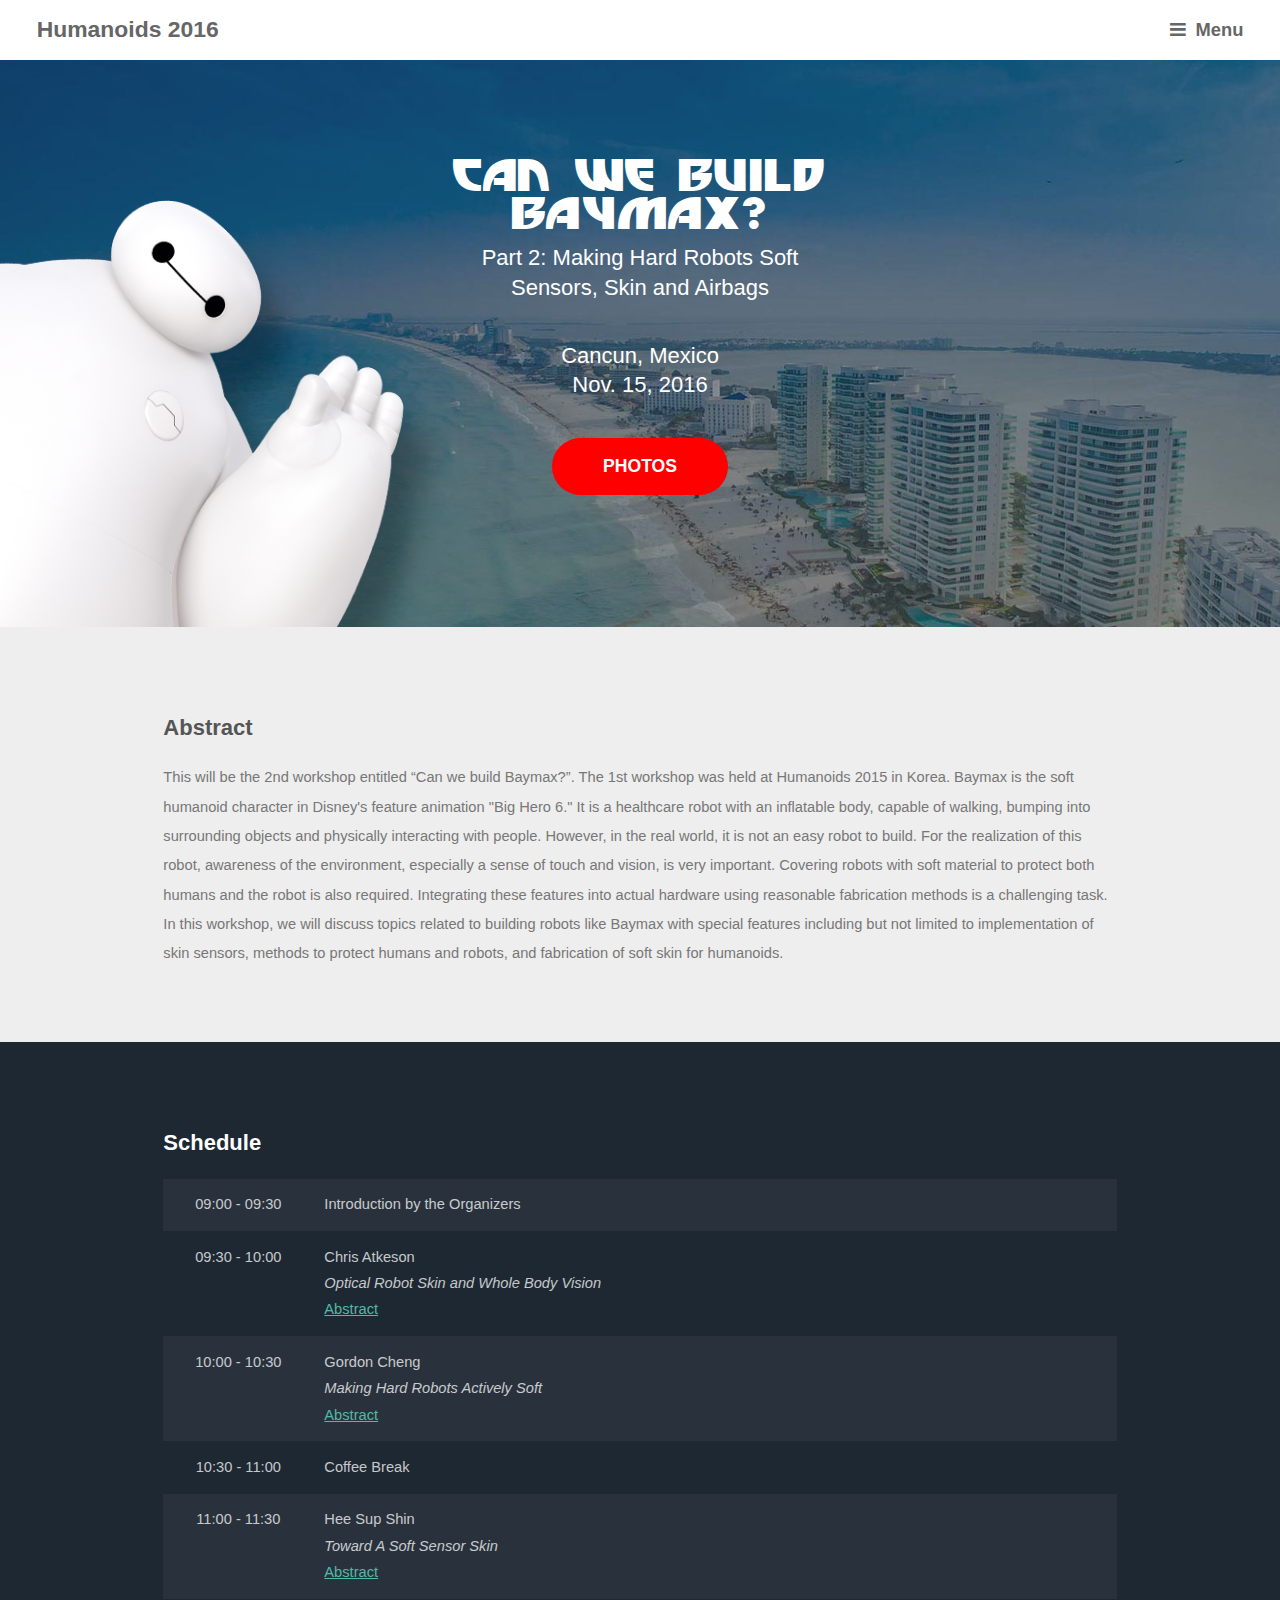
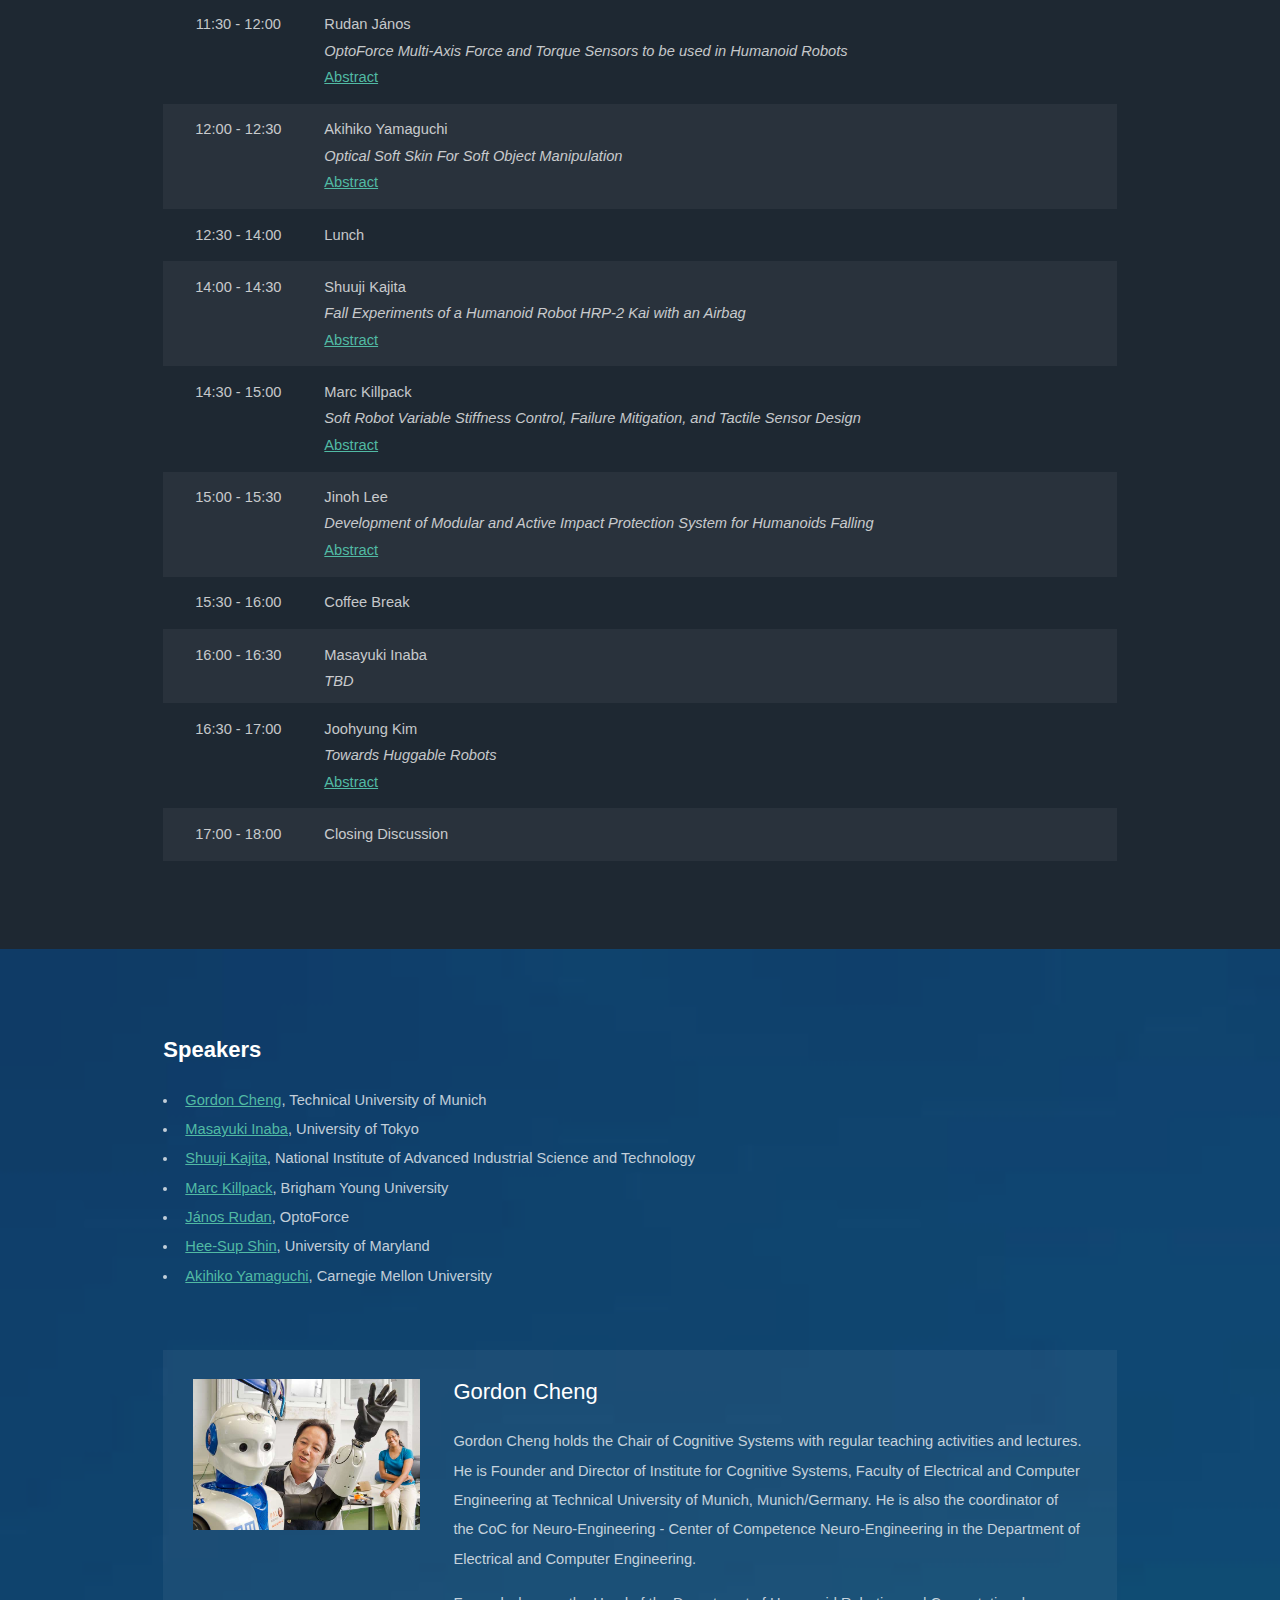
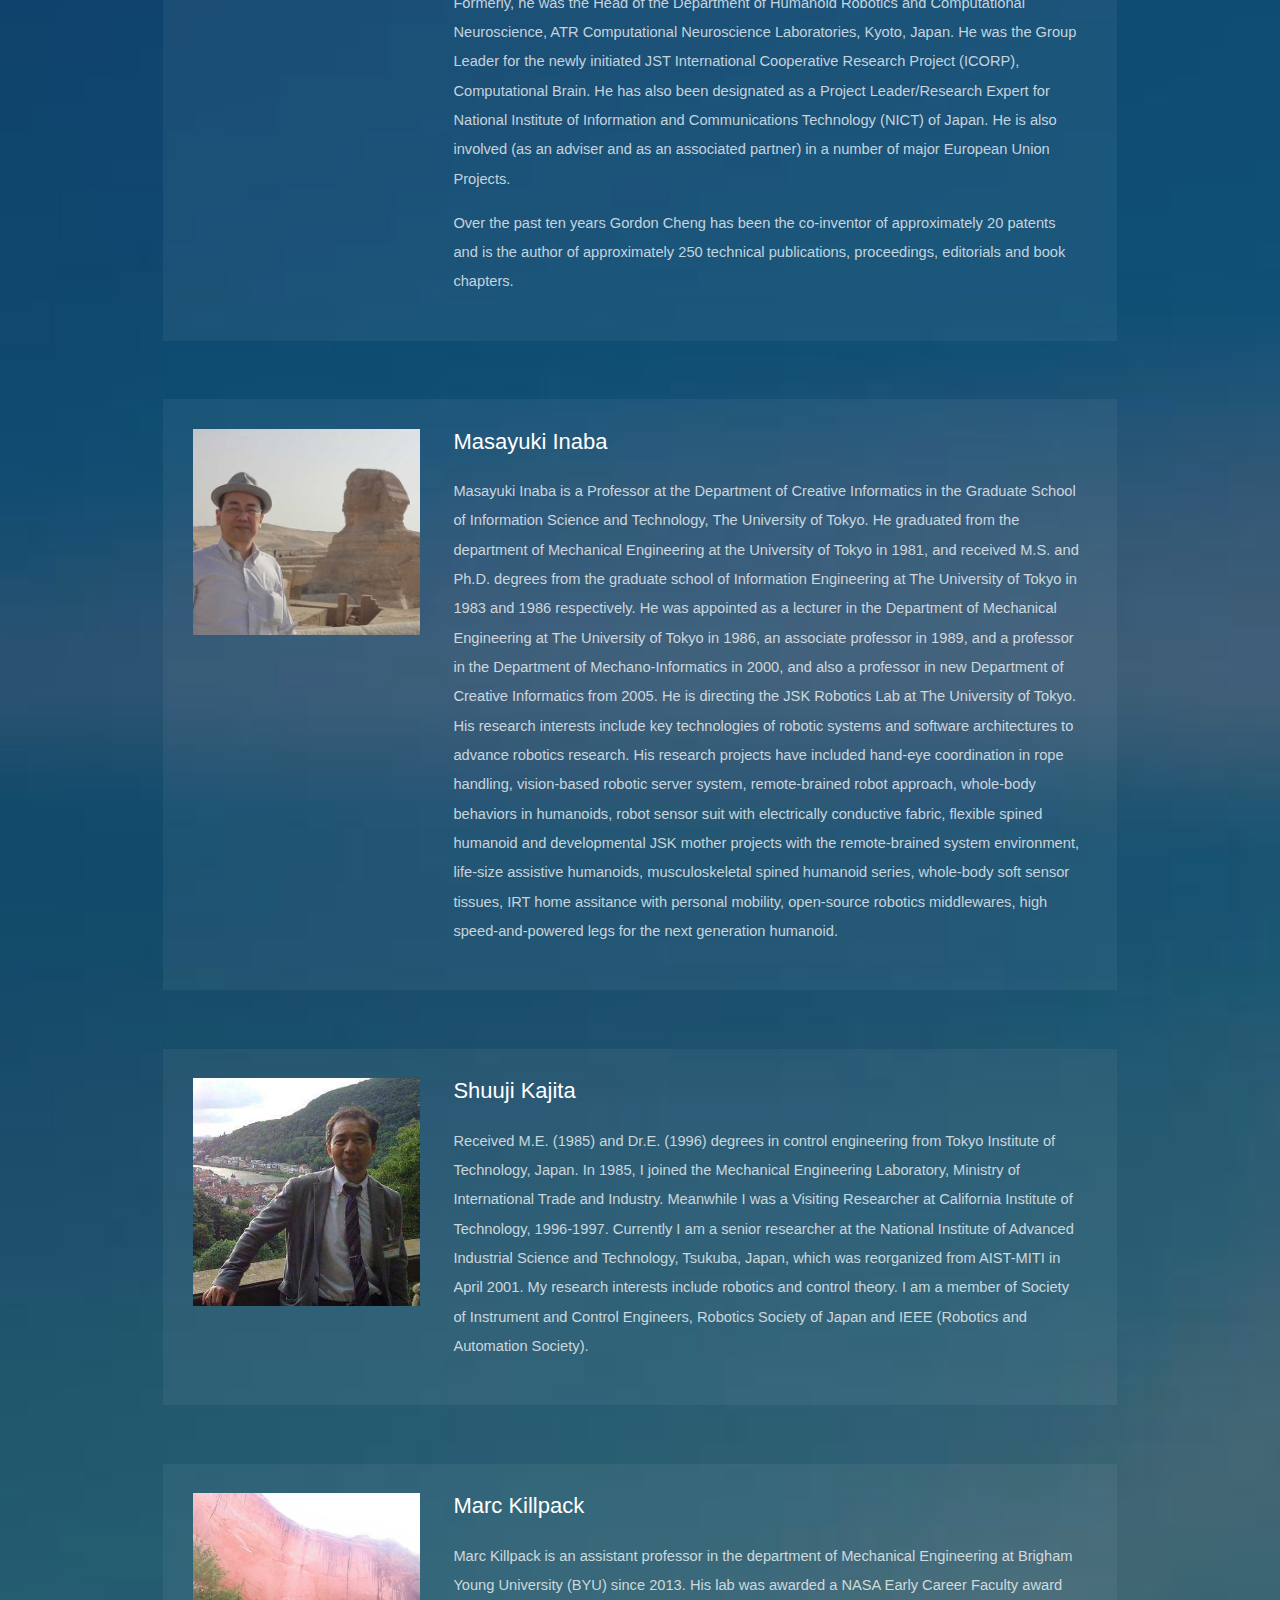
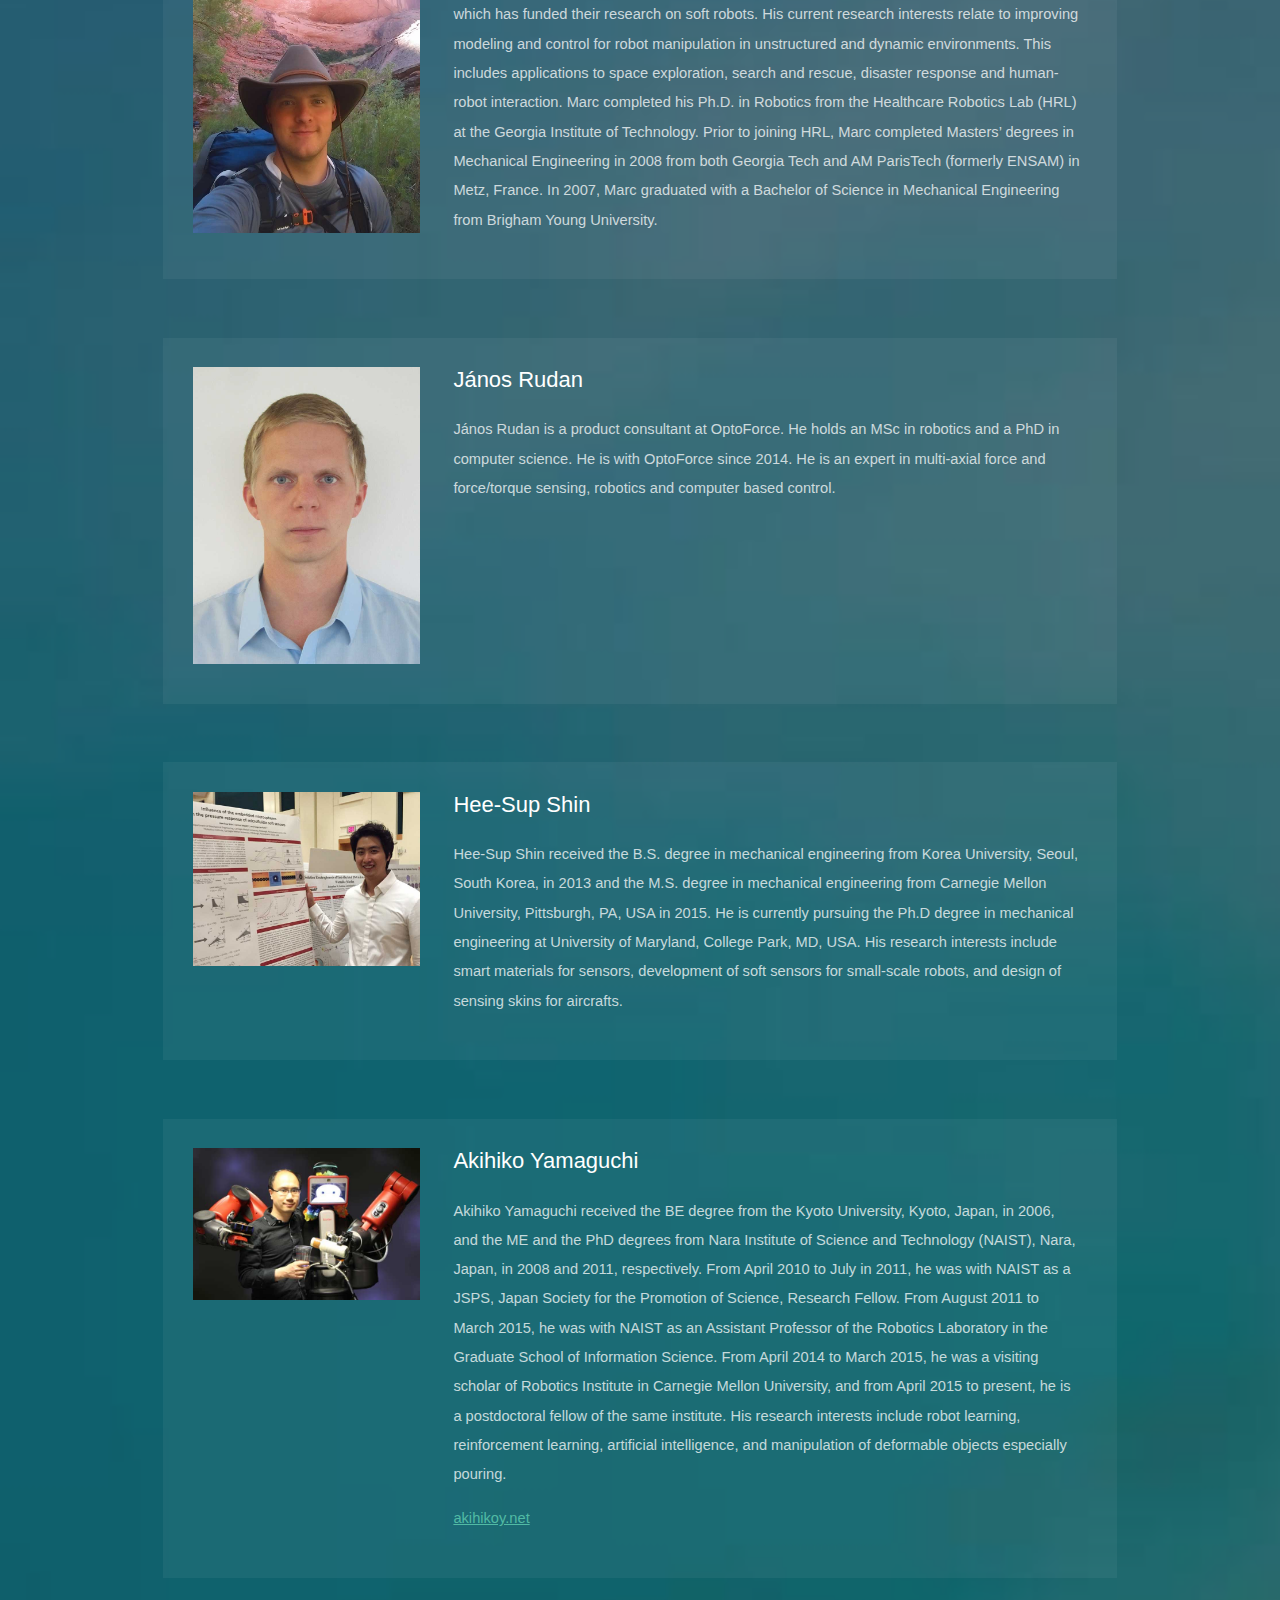
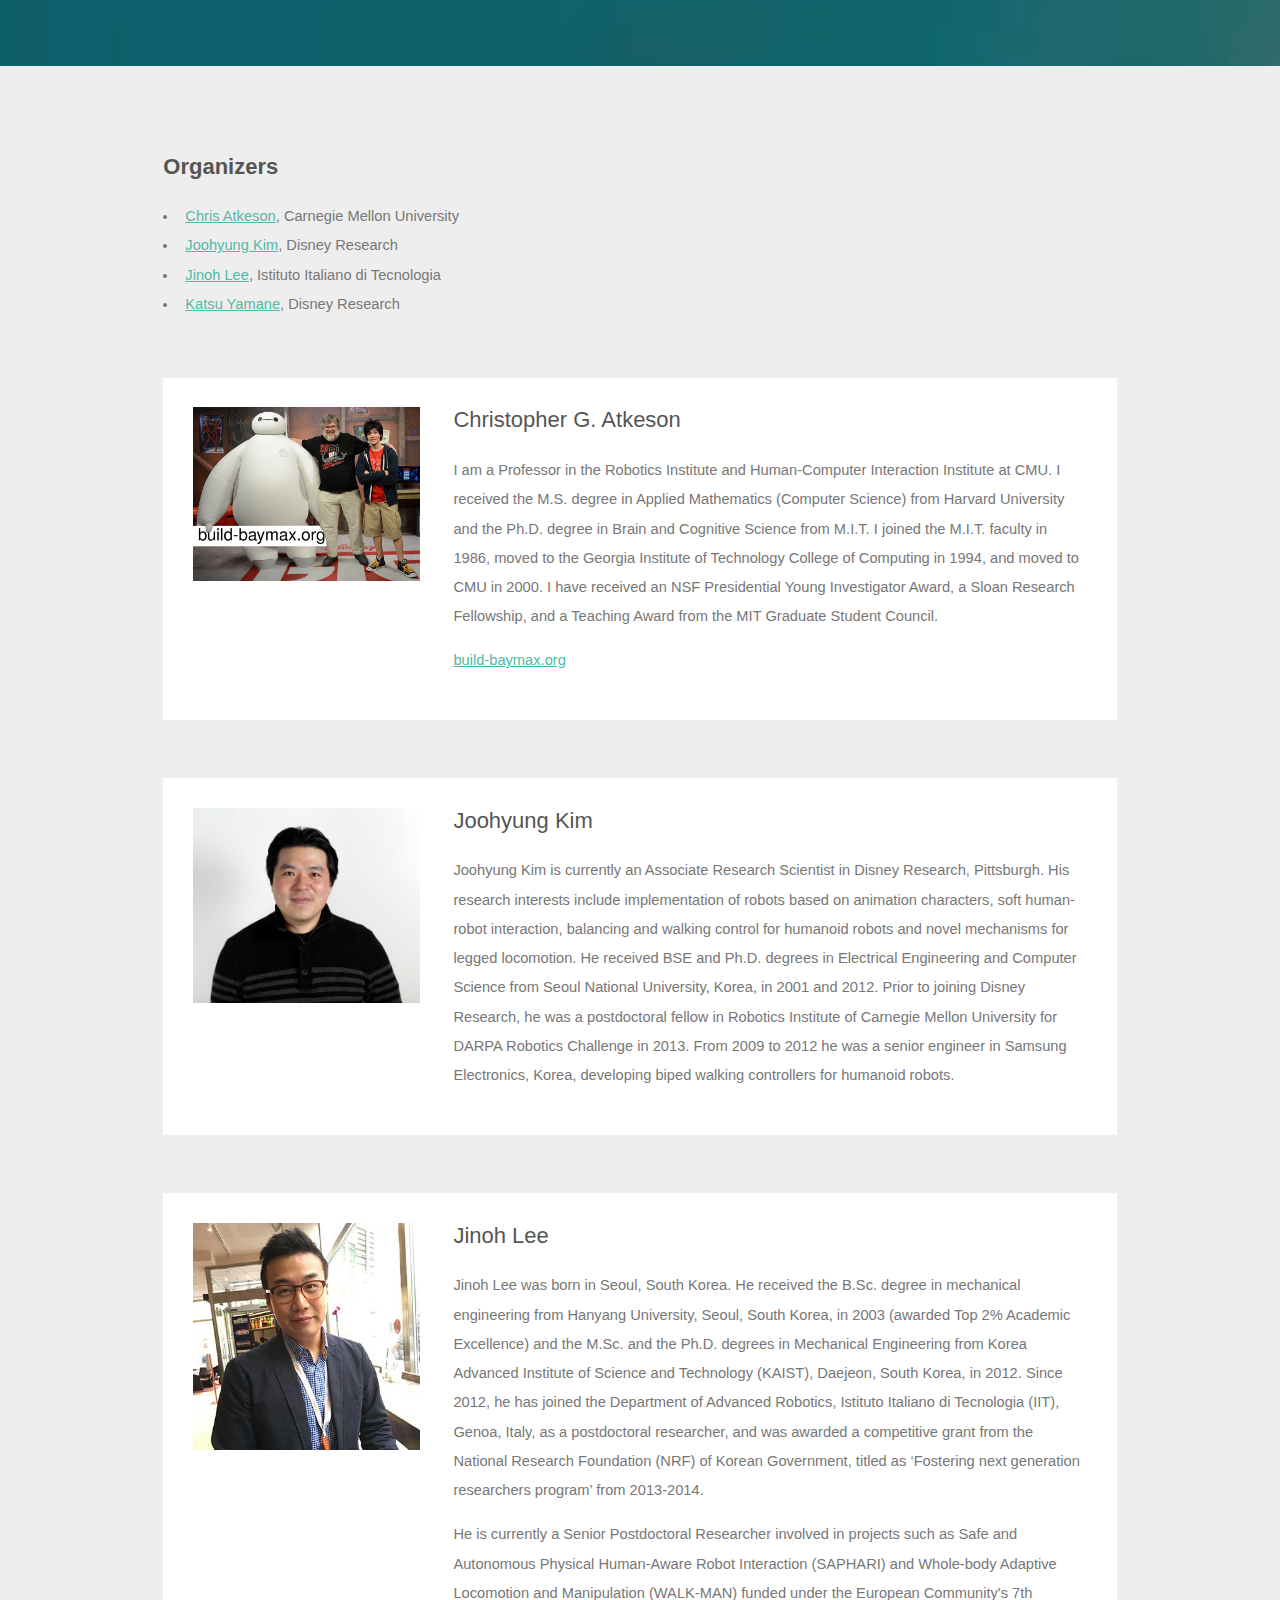
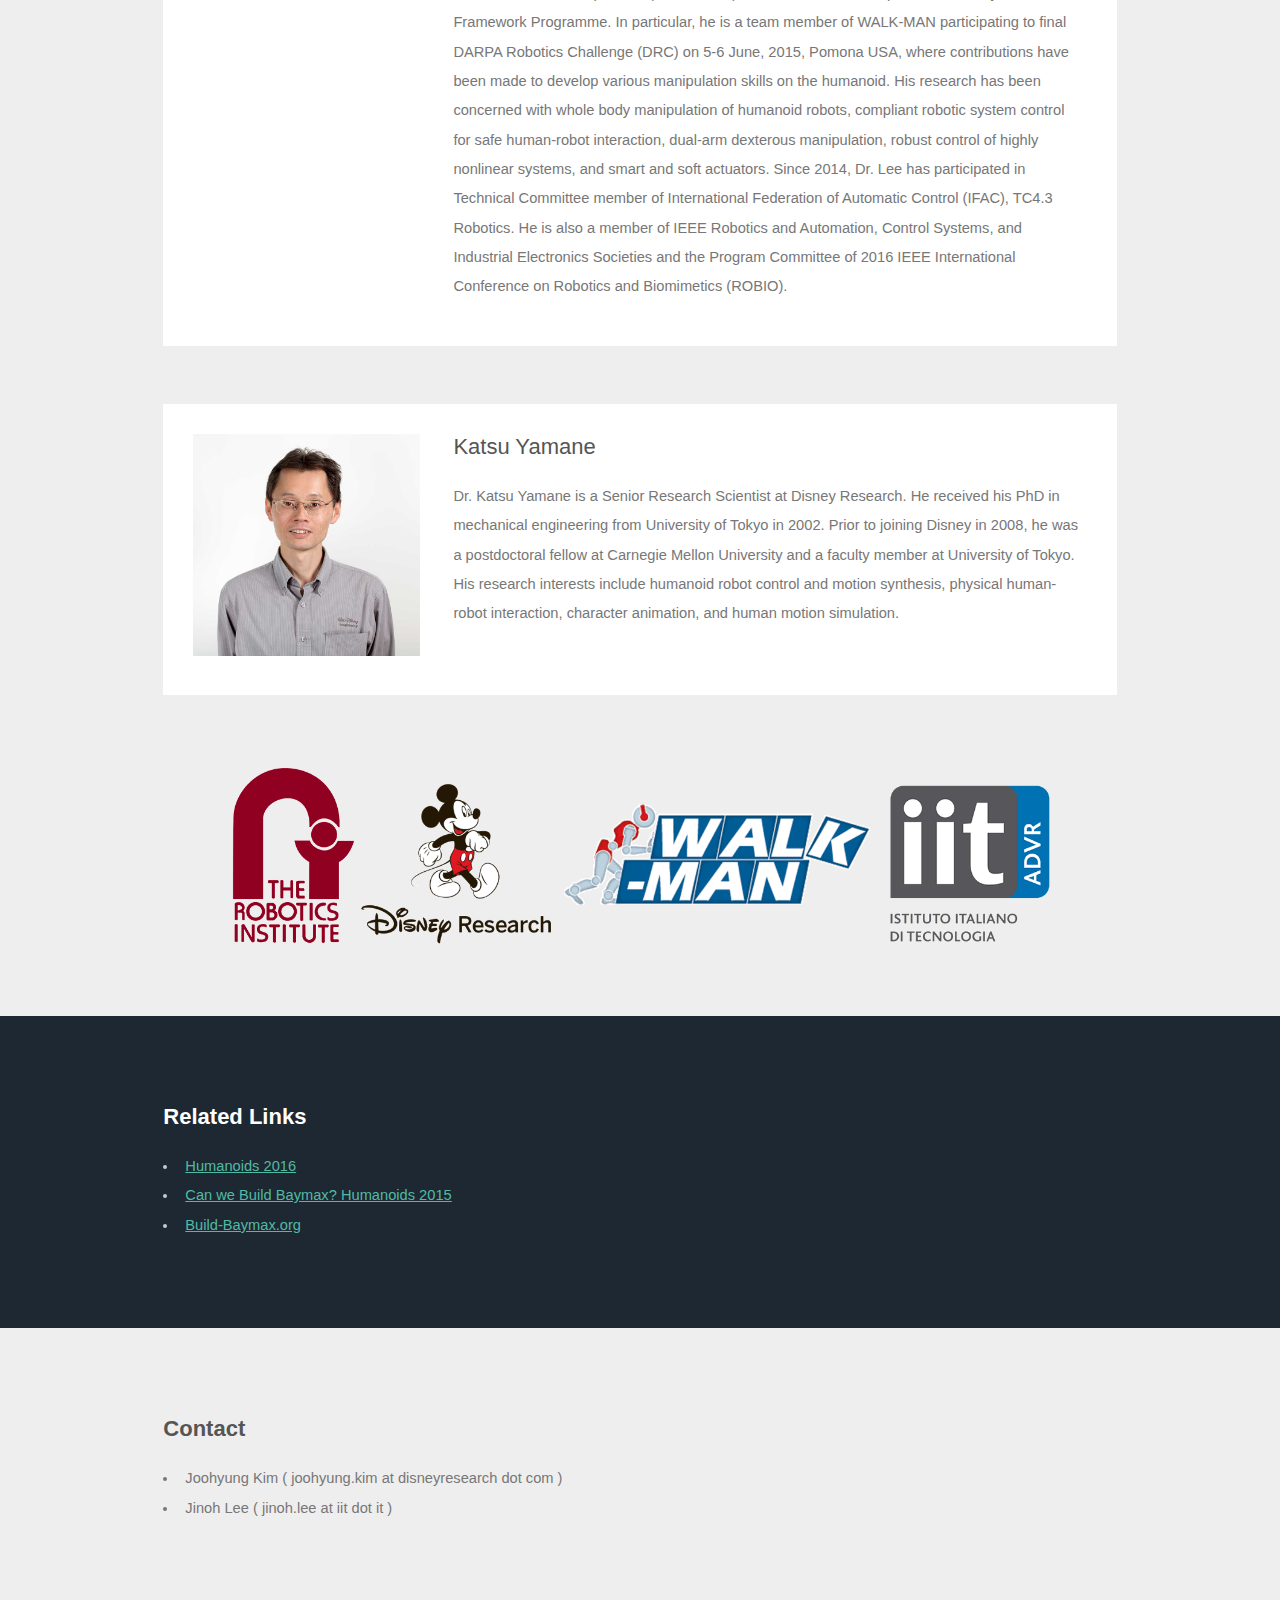
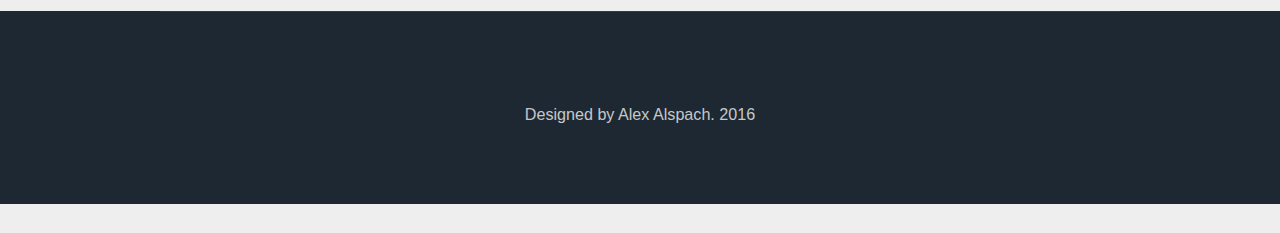
<file: humanoids16/index.html>
<!DOCTYPE HTML>
<!--
	Retrospect by TEMPLATED
	templated.co @templatedco
	Released for free under the Creative Commons Attribution 3.0 license (templated.co/license)
-->
<html>
	<head>

		<link rel="apple-touch-icon" sizes="57x57" href="images/favicons/apple-touch-icon-57x57.png">
		<link rel="apple-touch-icon" sizes="60x60" href="images/favicons/apple-touch-icon-60x60.png">
		<link rel="apple-touch-icon" sizes="72x72" href="images/favicons/apple-touch-icon-72x72.png">
		<link rel="apple-touch-icon" sizes="76x76" href="images/favicons/apple-touch-icon-76x76.png">
		<link rel="apple-touch-icon" sizes="114x114" href="images/favicons/apple-touch-icon-114x114.png">
		<link rel="apple-touch-icon" sizes="120x120" href="images/favicons/apple-touch-icon-120x120.png">
		<link rel="apple-touch-icon" sizes="144x144" href="images/favicons/apple-touch-icon-144x144.png">
		<link rel="apple-touch-icon" sizes="152x152" href="images/favicons/apple-touch-icon-152x152.png">
		<link rel="apple-touch-icon" sizes="180x180" href="images/favicons/apple-touch-icon-180x180.png">
		<link rel="icon" type="image/png" href="images/favicons/favicon-32x32.png" sizes="32x32">
		<link rel="icon" type="image/png" href="images/favicons/android-chrome-192x192.png" sizes="192x192">
		<link rel="icon" type="image/png" href="images/favicons/favicon-96x96.png" sizes="96x96">
		<link rel="icon" type="image/png" href="images/favicons/favicon-16x16.png" sizes="16x16">
		<link rel="manifest" href="images/favicons/manifest.json">
		<link rel="mask-icon" href="images/favicons/safari-pinned-tab.svg" color="#5bbad5">
		<link rel="shortcut icon" href="images/favicons/favicon.ico">
		<meta name="apple-mobile-web-app-title" content="Can We Build Baymax?">
		<meta name="application-name" content="Can We Build Baymax?">
		<meta name="msapplication-TileColor" content="#da532c">
		<meta name="msapplication-TileImage" content="images/favicons/mstile-144x144.png">
		<meta name="msapplication-config" content="img/favicons/browserconfig.xml">
		<meta name="theme-color" content="#ffffff">



		<title>Can we Build Baymax? Humanoids 2016</title>
		<meta charset="utf-8" />
		<meta name="viewport" content="width=device-width, initial-scale=1" />
		<!--[if lte IE 8]><script src="assets/js/ie/html5shiv.js"></script><![endif]-->
		<link rel="stylesheet" href="assets/css/main_orig.css" />
		<link rel="stylesheet" href="assets/css/override.css" />
		<link rel="stylesheet" href="assets/css/photos.css">
		<!--[if lte IE 8]><link rel="stylesheet" href="assets/css/ie8.css" /><![endif]-->
		<!--[if lte IE 9]><link rel="stylesheet" href="assets/css/ie9.css" /><![endif]-->

		<!-- for facebook -->
		<meta property="og:url"                content="http://www.cs.cmu.edu/~cga/humanoids16workshop/" />
		<meta property="og:type"               content="article" />
		<meta property="og:title"              content="Can we Build Baymax? Humanoids 2016" />
		<meta property="og:description"        content="We are glad to announce that the full-day workshop 'Can We Build Baymax? Part 2. Making Hard Robots Soft: Sensors, Skin, and Airbags will be held on November 15, 2016, at IEEE-RAS International Conference on Humanoids Robots (Humanoids 2016), Cancun, Mexico. We invite you to contribute and to participate in this workshop."/>
		<meta property="og:image"              content="images/facebook/banner.jpg" />




	</head>
	<body class="landing">

		<!-- Header -->
			<header id="header" class="alt">
				<!--<div class="bighero-font"><a href="index.html">Humanoids2016</a></div>-->
				<h1><a href="#top">Humanoids 2016</a></h1>
				<!--<a href="index.html" class="position: absolute; display: inline-block; left: 1.25em; margin: 0; padding: 0;">Humanoids2016</a> -->
				<a href="#nav">Menu</a>
			</header>

		<!-- Nav -->
			<nav id="nav">
				<ul class="links">
					<li><a href="#top">Top</a></li>
					<!-- <li><a href="#call">Call for Contribution</a></li> -->
					<li><a href="#abstract">Abstract</a></li>
					<li><a href="#schedule">Schedule</a></li>
					<li><a href="#speakers">Speakers</a></li>
					<li><a href="#organizers">Organizers</a></li>
					<li><a href="#links">Related Links</a></li>
					<li><a href="#contact">Contact</a></li>
					<li><a href="photos.html">Photos</a></li>
					
				</ul>
			</nav>

		<!-- Banner -->
		<span class="anchor" id="top"></span>
			<section id="banner">
				<!--<i class="icon fa-diamond"></i>-->
				<div id="WSTitle">
					<div class="bighero-font">Can We Build</div>
					<div class="bighero-font">Baymax?</div>
				</div>
				<p>Part 2: Making Hard Robots Soft<br>Sensors, Skin and Airbags</p>
				<p>Cancun, Mexico
				<br>Nov. 15, 2016</p> 
				<ul class="actions">
					<li><a href="photos.html" class="button big special">Photos</a></li>
				</ul>


			<div id="baymax"><img style="height: 100%;" src="images/baymax/baymax.png" /></div>


			</section>






		<!--

		<div id="redbar"></div>
		<span class="anchor" id="call"></span>

		<section id="one" class="wrapper style2">

			<div class="inner">

				<h2><strong>Call For Contribution</strong></h2>
				<p>Dear Colleagues,</p>
 
				<p>We are glad to announce that the full-day workshop "Can We Build Baymax? Part 2. Making Hard Robots Soft: Sensors, Skin, and Airbags" will be held on November 15, 2016, at IEEE-RAS International Conference on Humanoids Robots (<a target="_blank" href="http://www.humanoids2016.org/">Humanoids 2016</a>), Cancun, Mexico. We invite you to contribute and to participate in this workshop.</p>

				<br>
 
				<p>The workshop's topics include, but are not limited to:</p>
				<ul>
					<li>Proprioceptive and exteroceptive sensors (tactile/force/proximity/whole-body vision)</li>
					<li>Inflatable skin and airbags</li>
					<li>Soft mechanisms for physical human-robot interaction</li>
					<li>Human-friendly humanoid design and implementation</li>
					<li>Self recovery/healing technology for robots</li>
				</ul>
				

				<br><br>

				<h2><strong>Abstract Submission</strong></h2>

				<p>The workshop will host an interactive poster session. The presenters in this session will be given the opportunity for an hour-long interactive poster presentation including a 3-minute spotlight pitch talk.</p>
 
 				<br>

				<p>Important dates:</p>
				<ul>	
					<li>October 16, 2016: Submissions due</li>
					<li>October 23, 2016: Acceptance notification</li>
					<li>November 15, 2016: Workshop</li>
				</ul>
				<br>

				<p>To participate, please submit an abstract (1-2 pages, double-column, PDF) via email to <br>
					Joohyung Kim ( joohyung.kim at disneyresearch dot com ) or <br>
					Jinoh Lee ( jinoh.lee at iit dot it )</p>

				<br>

				<p>Submission templates: <br>
				<a target="_blank" href="http://ras.papercept.net/conferences/support/tex.php">LaTeX</a>, <a target="_blank" href="http://ras.papercept.net/conferences/support/word.php">MS Word</a></p>
				
			</div>
		</section>

		<div id="redbar"></div>


		-->










		<!-- One -->
		<span class="anchor" id="abstract"></span>
		<section id="one" class="wrapper style1">
			<div class="inner">

				<h2><strong>Abstract</strong></h2>
				<p>This will be the 2nd workshop entitled “Can we build Baymax?”. The 1st workshop was held at Humanoids 2015 in Korea. Baymax is the soft humanoid character in Disney's feature animation "Big Hero 6." It is a healthcare robot with an inflatable body, capable of walking, bumping into surrounding objects and physically interacting with people. However, in the real world, it is not an easy robot to build. For the realization of this robot, awareness of the environment, especially a sense of touch and vision, is very important. Covering robots with soft material to protect both humans and the robot is also required. Integrating these features into actual hardware using reasonable fabrication methods is a challenging task. In this workshop, we will discuss topics related to building robots like Baymax with special features including but not limited to implementation of skin sensors, methods to protect humans and robots, and fabrication of soft skin for humanoids.</p>

				<!--
				<br>
				<p>The workshop's topics include, but are not limited to:</p>
				<ul>
					<li> Safe human-robot interactions </li>
					<li> Force and Torque control on joints and limbs </li>
					<li> Compliant joint mechanisms </li>
					<li> Inflatable body structures </li>
					<li> Soft skin sensors </li>
					<li> Muscle actuators </li>
				</ul>
				-->


				
			</div>
		</section>

		<!-- Two -->
		<span class="anchor" id="schedule"></span>
		<section id="two" class="wrapper style2">
			<div class="inner">

				<h2><strong>Schedule</strong></h2>
				



				<table class="schedule" width="100%" border="0" cellspacing="0" cellpadding="0">
					<tbody>

						<tr>
							<td class="sched_time">09:00 - 09:30</td>
							<td class="sched_speaker">Introduction by the Organizers</td>
						</tr>

						<tr>
							<td class="sched_time">09:30 - 10:00</td>
							<td class="sched_speaker">Chris Atkeson
								<div class="talk-title">Optical Robot Skin and Whole Body Vision</div>
		
							  	<div class="text-content short-text">
	        					One way to achieve high resoution tactile sensing is to use imaging to measure skin deformation. If the skin if fully transparent, it is also to possible to image nearby objects and provide a "proximity" sense which builds a map of nearby objects and surfaces. This talk describes first attempts at implementing optical skin for soft robots.
	    						</div>
							    <div class="show-more">
							        <a href="#">Abstract</a>
							    </div>

							</td>
						</tr>

						<tr>
							<td class="sched_time">10:00 - 10:30</td>
							<td class="sched_speaker">Gordon Cheng
								<div class="talk-title">Making Hard Robots Actively Soft</div>
								
							  	<div class="text-content short-text">
	        					Conversational robots are hard and unsafe for real physical interactions -  and not soft. Although efforts with joint force/torque control have introduced a way to interact with robots, thus yielding a level of compliance to robots – which makes them a bit softer. In our latest works, we offer yet another level of compliance to robots, providing softness at the surface level – making them actively soft. In this talk, I will present our works through all the stages of creating this new level of surface soft controls.
	    						</div>
							    <div class="show-more">
							        <a href="#">Abstract</a>
							    </div>
								
							</td>
						</tr>

						<tr>
							<td class="sched_time">10:30 - 11:00</td>
							<td class="sched_speaker">Coffee Break</td>
						</tr>

						<tr>
							<td class="sched_time">11:00 - 11:30</td>
							<td class="sched_speaker">Hee Sup Shin
								<div class="talk-title">Toward A Soft Sensor Skin</div>
								
							  	<div class="text-content short-text">
	        					In this talk, we introduce two different soft sensors, tactile and strain sensors. Both sensors were microfabricated using soft materials, resulting in compact sized sensors with high dynamic ranges. The design, fabrication, and characterization of the sensors will be presented in detail. In addition, two different methods to fabricate a soft skin will be introduced: integrating the strain sensors in a skin and manufacturing large area skins using a computerized numerical control (CNC) milling.
	    						</div>
							    <div class="show-more">
							        <a href="#">Abstract</a>
							    </div>
								
							</td>
						</tr>

						<tr>
							<td class="sched_time">11:30 - 12:00</td>
							<td class="sched_speaker">Rudan János
								<div class="talk-title">OptoForce Multi-Axis Force and Torque Sensors to be used in Humanoid Robots</div>
								
							  	<div class="text-content short-text">
	        					As humanoid robots are achieving higher and higher complexity, the application of force and torque sensing is going to have crucial role on multiple levels. Multi-axis force sensors integrated into the feet can serve essential feedbacks about the layout of the ground, the ground-robot contact and the balance of the robot. Torque sensors applied in the joints can be used to have sensorial inputs about the body position and the execution of the planned movements. Small, sensitive force sensors in the hand and fingers of the robot can increase it's capability to interact with the environment properly. In the talk we are going to cover these applications of multi-axis force/torque sensing and we will see how OptoForce sensors can be applied in any of these setups. 
	    						</div>
							    <div class="show-more">
							        <a href="#">Abstract</a>
							    </div>
								
							</td>
						</tr>

						<tr>
							<td class="sched_time">12:00 - 12:30</td>
							<td class="sched_speaker">Akihiko Yamaguchi
								<div class="talk-title">Optical Soft Skin For Soft Object Manipulation</div>
								
							  	<div class="text-content short-text">
	        					Recently our research challenge is robot cooking. Robotics technologies for handling cooking need to go beyond rigid object manipulation. Robot cooking involves many different types of manipulation, such as deformable (soft) object, chemical and thermal processes. We are taking a skill-library approach where we have many different strategies (skills) for handling difficult manipulation; for example tipping, shaking, and squeezing skills for pouring. Selection of skills and adjustment of skill parameters are done with model-based reinforcement learning. One big challenge is increasing the sensing capability. With lack of sensors, generating behaviors become much harder. We are proposing whole-body vision. In this talk, we focus on a specific version, optical skin for robot fingers. The optical skin is a camera-based tactile sensor that perceives tactile information (force field) and proximity vision. This multimodality is useful in soft object manipulation. Related papers and videos are available at <a target="_blank" href="http://www.akihikoy.net">akihikoy.net</a>
	    						</div>
							    <div class="show-more">
							        <a href="#">Abstract</a>
							    </div>
								
							</td>
						</tr>

						<tr>
							<td class="sched_time">12:30 - 14:00</td>
							<td class="sched_speaker">Lunch</td>
						</tr>

						<tr>
							<td class="sched_time">14:00 - 14:30</td>
							<td class="sched_speaker">Shuuji Kajita
								<div class="talk-title">Fall Experiments of a Humanoid Robot HRP-2 Kai with an Airbag</div>
								
							  	<div class="text-content short-text">
	        					In this talk, we explain some technical details related to "Impact Acceleration of Falling Humanoid Robot with Airbag" which will be presented in the conference of Humanoids 2016. Preliminary experiments using commercial shock absorbing materials, and the comparison with another airbag system will be discussed.
	    						</div>
							    <div class="show-more">
							        <a href="#">Abstract</a>
							    </div>
								
							</td>
						</tr>

						<tr>
							<td class="sched_time">14:30 - 15:00</td>
							<td class="sched_speaker">Marc Killpack
								<div class="talk-title">Soft Robot Variable Stiffness Control, Failure Mitigation, and Tactile Sensor Design</div>
								
							  	<div class="text-content short-text">
	        					Soft robots have the potential of changing the way that robots interact with the world and humans because of their low-inertia and potential low-cost. In this workshop talk, I will focus on our recent results in being able to simultaneously control position and stiffness of an antagonistic, pneumatically-actuated, soft robot joint. I will also present results on how varying stiffness can increase the operational life time of a soft pneumatic robot with a leak without directly sacrificing end effector accuracy. Finally, I will present our basic design for a tactile sensing grid that is easy to manufacture and integrate with soft robots.
	    						</div>
							    <div class="show-more">
							        <a href="#">Abstract</a>
							    </div>
								
							</td>
						</tr>

						<tr>
							<td class="sched_time">15:00 - 15:30</td>
							<td class="sched_speaker">Jinoh Lee
								<div class="talk-title">Development of Modular and Active Impact Protection System for Humanoids Falling</div>
								
							  	<div class="text-content short-text">
	        					In this talk, we demonstrate a newly developed active-soft impact protection system specialized for humanoids, where a soft inflating vessel design, which is suitable to be used in the impact reduction mechanism, is incorporated with a miniaturized active pressure control unit with on-off solenoid valves. Owing to its modular design strategy, the developed impact protection system may be applied to a variety of practical humanoid robots. As a preliminary case study, the soft -inflating vessel is designed to be implemented on hands of a humanoid robot WALK-MAN. Details of the design, fabrication, experimental verification, and falling experiments will be covered.
	    						</div>
							    <div class="show-more">
							        <a href="#">Abstract</a>
							    </div>
								
							</td>
						</tr>

						<tr>
							<td class="sched_time">15:30 - 16:00</td>
							<td class="sched_speaker">Coffee Break</td>
						</tr>

						<tr>
							<td class="sched_time">16:00 - 16:30</td>
							<td class="sched_speaker">Masayuki Inaba
								<div class="talk-title">TBD</div>
								<!--
							  	<div class="text-content short-text">
	        					Abstract text here
	    						</div>
							    <div class="show-more">
							        <a href="#">Abstract</a>
							    </div>
								-->
							</td>
						</tr>

						<tr>
							<td class="sched_time">16:30 - 17:00</td>
							<td class="sched_speaker">Joohyung Kim
								<div class="talk-title">Towards Huggable Robots</div>
								
							  	<div class="text-content short-text">
	        					In this talk, we show our efforts to implement huggable robots. It'll include the design and fabrication of our soft skins and our hugging study with children. We will also present a new arm and hand system, which is covered with air bags for soft interaction.
	    						</div>
							    <div class="show-more">
							        <a href="#">Abstract</a>
							    </div>
								
							</td>
						</tr>

						<tr>
							<td class="sched_time">17:00 - 18:00</td>
							<td class="sched_speaker">Closing Discussion 
							</td>
						</tr>

					</tbody>
					
				</table>



			</div>
		</section>	

		<!-- Three -->
		<span class="anchor" id="speakers"></span>
		<section id="three" class="wrapper style3">
			<div class="inner">

				<h2><strong>Speakers</strong></h2>


				<ul>
					<li><a href="#org_cheng">Gordon Cheng</a>, Technical University of Munich</li>
					<li><a href="#org_inaba">Masayuki Inaba</a>, University of Tokyo</li>
					<li><a href="#org_kajita">Shuuji Kajita</a>, National Institute of Advanced Industrial Science and Technology</li>
					<li><a href="#org_killpack">Marc Killpack</a>, Brigham Young University</li>
					<li><a href="#org_rudan">János Rudan</a>, OptoForce</li>
					<li><a href="#org_shin">Hee-Sup Shin</a>, University of Maryland</li>
					<li><a href="#org_yamaguchi">Akihiko Yamaguchi</a>, Carnegie Mellon University</li>
				</ul>

				<br>




				<span class="anchor2" id="org_cheng"></span>
				<article class="feature left">
					<span class="image"><img src="images/speakers/web/Cheng_Gordon.jpg" alt="" /></span>
					<div class="content">

						<h2>Gordon Cheng</h2>

						<!-- <h3>9:00 - 9:45</h3> -->
						<!-- <h2>Gordon Cheng<br>
						Design of a Soft Upper Body Robot for Physical Human-Robot Interaction</h2> -->

						<p>Gordon Cheng holds the Chair of Cognitive Systems with regular teaching activities and lectures. He is Founder and Director of Institute for Cognitive Systems, Faculty of Electrical and Computer Engineering at Technical University of Munich, Munich/Germany. He is also the coordinator of the CoC for Neuro-Engineering - Center of Competence Neuro-Engineering in the Department of Electrical and Computer Engineering.</p>
						
						<p>Formerly, he was the Head of the Department of Humanoid Robotics and Computational Neuroscience, ATR Computational Neuroscience Laboratories, Kyoto, Japan. He was the Group Leader for the newly initiated JST International Cooperative Research Project (ICORP), Computational Brain. He has also been designated as a Project Leader/Research Expert for National Institute of Information and Communications Technology (NICT) of Japan. He is also involved (as an adviser and as an associated partner) in a number of major European Union Projects.</p>
						
						<p>Over the past ten years Gordon Cheng has been the co-inventor of approximately 20 patents and is the author of approximately 250 technical publications, proceedings, editorials and book chapters.</p>

					</div>
				</article>		


				<span class="anchor2" id="org_inaba"></span>
				<article class="feature left">
					<span class="image object-fit_contain"><img src="images/speakers/web/Inaba_Masayuki.jpg" alt="" /></span>
					<div class="content">

						<h2>Masayuki Inaba</h2>

						<p>Masayuki Inaba is a Professor at the Department of Creative Informatics in the Graduate School of Information Science and Technology, The University of Tokyo.  He graduated from the department of Mechanical Engineering at the University of Tokyo in 1981, and received M.S. and Ph.D. degrees from the graduate school of Information Engineering at The University of Tokyo in 1983 and 1986 respectively. He was appointed as a lecturer in the Department of Mechanical Engineering at The University of Tokyo in 1986, an associate professor in 1989, and a professor in the Department of Mechano-Informatics in 2000, and also a professor in new Department of Creative Informatics from 2005. He is directing the JSK Robotics Lab at The University of Tokyo.  His research interests include key technologies of robotic systems and software architectures to advance robotics research. His research projects have included hand-eye coordination in rope handling, vision-based robotic server system, remote-brained robot approach, whole-body behaviors in humanoids, robot sensor suit with electrically conductive fabric, flexible spined humanoid and developmental JSK mother projects with the remote-brained system environment, life-size assistive humanoids, musculoskeletal spined humanoid series, whole-body soft sensor tissues, IRT home assitance with personal mobility, open-source robotics middlewares, high speed-and-powered legs for the next generation humanoid.</p>

					</div>
				</article>


				<span class="anchor2" id="org_kajita"></span>
				<article class="feature left">
					<span class="image object-fit_contain"><img src="images/speakers/web/Kajita_Shuuji.jpg" alt="" /></span>
					<div class="content">

						<h2>Shuuji Kajita</h2>

						<p>Received M.E. (1985) and Dr.E. (1996) degrees in control engineering from Tokyo Institute of Technology, Japan. In 1985, I joined the Mechanical Engineering Laboratory, Ministry of International Trade and Industry. Meanwhile I was a Visiting Researcher at California Institute of Technology, 1996-1997. Currently I am a senior researcher at the National Institute of Advanced Industrial Science and Technology, Tsukuba, Japan, which was reorganized from AIST-MITI in April 2001. My research interests include robotics and control theory. I am a member of Society of Instrument and Control Engineers, Robotics Society of Japan and IEEE (Robotics and Automation Society).</p>

					</div>
				</article>

				<span class="anchor2" id="org_killpack"></span>
				<article class="feature left">
					<span class="image object-fit_contain"><img src="images/speakers/web/Killpack_Marc.jpg" alt="" /></span>
					<div class="content">

						<h2>Marc Killpack</h2>

						<p>Marc Killpack is an assistant professor in the department of Mechanical Engineering at Brigham Young University (BYU) since 2013. His lab was awarded a NASA Early Career Faculty award which has funded their research on soft robots. His current research interests relate to improving modeling and control for robot manipulation in unstructured and dynamic environments. This includes applications to space exploration, search and rescue, disaster response and human-robot interaction. Marc completed his Ph.D. in Robotics from the Healthcare Robotics Lab (HRL) at the Georgia Institute of Technology. Prior to joining HRL, Marc completed Masters’ degrees in Mechanical Engineering in 2008 from both Georgia Tech and AM ParisTech (formerly ENSAM) in Metz, France. In 2007, Marc graduated with a Bachelor of Science in Mechanical Engineering from Brigham Young University.</p>

					</div>
				</article>


				<span class="anchor2" id="org_rudan"></span>
				<article class="feature left">
					<span class="image object-fit_contain"><img src="images/speakers/web/Rudan_Janos.jpg" alt="" /></span>
					<div class="content">

						<h2>János Rudan</h2>

						<p>János Rudan is a product consultant at OptoForce. He holds an MSc in robotics and a PhD in computer science. He is with OptoForce since 2014. He is an expert in multi-axial force and force/torque sensing, robotics and computer based control.</p>

					</div>
				</article>


				<span class="anchor2" id="org_shin"></span>
				<article class="feature left">
					<span class="image object-fit_contain"><img src="images/speakers/web/Shin_HeeSup.jpg" alt="" /></span>
					<div class="content">

						<h2>Hee-Sup Shin</h2>

						<p>Hee-Sup Shin received the B.S. degree in mechanical engineering from Korea University, Seoul, South Korea, in 2013 and the M.S. degree in mechanical engineering from Carnegie Mellon University, Pittsburgh, PA, USA in 2015. He is currently pursuing the Ph.D degree in mechanical engineering at University of Maryland, College Park, MD, USA.  His research interests include smart materials for sensors, development of soft sensors for small-scale robots, and design of sensing skins for aircrafts.</p>

					</div>
				</article>


				<span class="anchor2" id="org_yamaguchi"></span>
				<article class="feature left">
					<span class="image object-fit_contain"><img src="images/speakers/web/Yamaguchi_Akihiko.jpg" alt="" /></span>
					<div class="content">

						<h2>Akihiko Yamaguchi</h2>

						<p>Akihiko Yamaguchi received the BE degree from the Kyoto University, Kyoto, Japan, in 2006, and the ME and the PhD degrees from Nara Institute of Science and Technology (NAIST), Nara, Japan, in 2008 and 2011, respectively. From April 2010 to July in 2011, he was with NAIST as a JSPS, Japan Society for the Promotion of Science, Research Fellow. From August 2011 to March 2015, he was with NAIST as an Assistant Professor of the Robotics Laboratory in the Graduate School of Information Science. From April 2014 to March 2015, he was a visiting scholar of Robotics Institute in Carnegie Mellon University, and from April 2015 to present, he is a postdoctoral fellow of the same institute. His research interests include robot learning, reinforcement learning, artificial intelligence, and manipulation of deformable objects especially pouring.</p>

						<p><a target="_blank" href="http://www.akihikoy.net">akihikoy.net</a></p>

					</div>
				</article>


			</div>
		</section>

		<!-- Four -->
		<span class="anchor" id="organizers"></span>
		<section id="four" class="wrapper style1">
			<div class="inner">

				<h2><strong>Organizers</strong></h2>

				
				<ul>
					<li><a href="#org_atkeson">Chris Atkeson</a>, Carnegie Mellon University</li>
					<li><a href="#org_kim">Joohyung Kim</a>, Disney Research</li>
					<li><a href="#org_lee">Jinoh Lee</a>, Istituto Italiano di Tecnologia</li>
					<li><a href="#org_yamane">Katsu Yamane</a>, Disney Research</li>
				</ul>

				<br>

				<span class="anchor2" id="org_atkeson"></span>
				<article class="feature left">
					<span class="image object-fit_contain"><img src="images/speakers/web/Atkeson_Chris.jpg" alt="" /></span>
					<div class="content">

						<h2>Christopher G. Atkeson</h2>

						<p>I am a Professor in the Robotics Institute and Human-Computer Interaction Institute at CMU. I received the M.S. degree in Applied Mathematics (Computer Science) from Harvard University and the Ph.D. degree in Brain and Cognitive Science from M.I.T. I joined the M.I.T. faculty in 1986, moved to the Georgia Institute of Technology College of Computing in 1994, and moved to CMU in 2000. I have received an NSF Presidential Young Investigator Award, a Sloan Research Fellowship, and a Teaching Award from the MIT Graduate Student Council.</p>

						<p><a target="_blank" href="http://www.build-baymax.org">build-baymax.org</a></p>

					</div>
				</article>

				<span class="anchor2" id="org_kim"></span>
				<article class="feature left">
					<span class="image object-fit_contain"><img src="images/speakers/web/Kim_Joohyung.jpg" alt="" /></span>
					<div class="content">

						<h2>Joohyung Kim</h2>

						<p>Joohyung Kim is currently an Associate Research Scientist in Disney Research, Pittsburgh. His research interests include implementation of robots based on animation characters, soft human-robot interaction, balancing and walking control for humanoid robots and novel mechanisms for legged locomotion. He received BSE and Ph.D. degrees in Electrical Engineering and Computer Science from Seoul National University, Korea, in 2001 and 2012. Prior to joining Disney Research, he was a postdoctoral fellow in Robotics Institute of Carnegie Mellon University for DARPA Robotics Challenge in 2013. From 2009 to 2012 he was a senior engineer in Samsung Electronics, Korea, developing biped walking controllers for humanoid robots.</p>

					</div>
				</article>	

				<span class="anchor2" id="org_lee"></span>
				<article class="feature left">
					<span class="image object-fit_contain"><img src="images/speakers/web/Lee_Jinoh.jpg" alt="" /></span>
					<div class="content">

						<h2>Jinoh Lee</h2>

						<p>Jinoh Lee was born in Seoul, South Korea. He received the B.Sc. degree in mechanical engineering from Hanyang University, Seoul, South Korea, in 2003 (awarded Top 2% Academic Excellence) and the M.Sc. and the Ph.D. degrees in Mechanical Engineering from Korea Advanced Institute of Science and Technology (KAIST), Daejeon, South Korea, in 2012. Since 2012, he has joined the Department of Advanced Robotics, Istituto Italiano di Tecnologia (IIT), Genoa, Italy, as a postdoctoral researcher, and was awarded a competitive grant from the National Research Foundation (NRF) of Korean Government, titled as ‘Fostering next generation researchers program’ from 2013-2014.</p>

						<p>He is currently a Senior Postdoctoral Researcher involved in projects such as Safe and Autonomous Physical Human-Aware Robot Interaction (SAPHARI) and Whole-body Adaptive Locomotion and Manipulation (WALK-MAN) funded under the European Community's 7th Framework Programme. In particular, he is a team member of WALK-MAN participating to final DARPA Robotics Challenge (DRC) on 5-6 June, 2015, Pomona USA, where contributions have been made to develop various manipulation skills on the humanoid. His research has been concerned with whole body manipulation of humanoid robots, compliant robotic system control for safe human-robot interaction, dual-arm dexterous manipulation, robust control of highly nonlinear systems, and smart and soft actuators. Since 2014, Dr. Lee has participated in Technical Committee member of International Federation of Automatic Control (IFAC), TC4.3 Robotics. He is also a member of IEEE Robotics and Automation, Control Systems, and Industrial Electronics Societies and the Program Committee of 2016 IEEE International Conference on Robotics and Biomimetics (ROBIO).</p>

					</div>
				</article>

				<span class="anchor2" id="org_yamane"></span>
				<article class="feature left">
					<span class="image object-fit_contain"><img src="images/speakers/web/Yamane_Katsu.jpg" alt="" /></span>
					<div class="content">

						<h2>Katsu Yamane</h2>

						<p>Dr. Katsu Yamane is a Senior Research Scientist at Disney Research. He received his PhD in mechanical engineering from University of Tokyo in 2002.  Prior to joining Disney in 2008, he was a postdoctoral fellow at Carnegie Mellon University and a faculty member at University of Tokyo.  His research interests include humanoid robot control and motion synthesis, physical human-robot interaction, character animation, and human motion simulation.</p>

					</div>
				</article>	


				<!-- Logos -->
				<div class="logo_container2">
					<center>
					<img class="org_logos2 object-fit_contain" src="images/logos/web/logos2.png" alt="" />
					</center>
				</div>

				
			</div>
		</section>

		<!-- Five -->
		<span class="anchor" id="links"></span>
		<section id="five" class="wrapper style2">
			<div class="inner">

				<h2><strong>Related Links</strong></h2>

				
				<ul>
					<li><a target="_blank" href="http://www.humanoids2016.org/">Humanoids 2016</a></li>
					<li><a target="_blank" href="http://www.cs.cmu.edu/~cga/humanoids15workshop/">Can we Build Baymax? Humanoids 2015</a></li>
					<li><a target="_blank" href="http://www.build-baymax.org">Build-Baymax.org</a></li>
				</ul>
				
			</div>
		</section>

		<!-- Five -->
		<span class="anchor" id="contact"></span>
		<section id="five" class="wrapper style1">
			<div class="inner">

				<h2><strong>Contact</strong></h2>

				
				<ul>
					<li>Joohyung Kim ( joohyung.kim at disneyresearch dot com )</li>
					<li>Jinoh Lee ( jinoh.lee at iit dot it )</li>
				</ul>
				
			</div>
		</section>		






		<!-- Footer -->
		<footer id="footer">
			<div class="inner">
				<p><a href="http://alexalspach.com">Designed by Alex Alspach. 2016</a></p>
				
			</div>
		</footer>

		<!-- Scripts -->
		<script src="assets/js/jquery.min.js"></script>
		<script src="assets/js/skel.min.js"></script>
		<script src="assets/js/util.js"></script>
		<!--[if lte IE 8]><script src="assets/js/ie/respond.min.js"></script><![endif]-->
		<script src="assets/js/main.js"></script>


		<script>
			$(".show-more a").each(function() {
			    var $link = $(this);
			    var $content = $link.parent().prev("div.text-content");

			    console.log($link);

			    var visibleHeight = $content[0].clientHeight;
			    var actualHide = $content[0].scrollHeight - 1;

			    console.log(actualHide);
			    console.log(visibleHeight);

			    if (actualHide > visibleHeight) {
			        $link.show();
			    } else {
			        $link.hide();
			    }
			});

			$(".show-more a").on("click", function() {
			    var $link = $(this);
			    var $content = $link.parent().prev("div.text-content");
			    var linkText = $link.text();

			    $content.toggleClass("short-text, full-text");

			    $link.text(getShowLinkText(linkText));

			    return false;
			});

			function getShowLinkText(currentText) {
			    var newText = '';

			    if (currentText.toUpperCase() === "ABSTRACT") {
			        newText = "Hide Abstract";
			    } else {
			        newText = "Abstract";
			    }

			    return newText;
			}
		</script>




	</body>
</html>
</file>
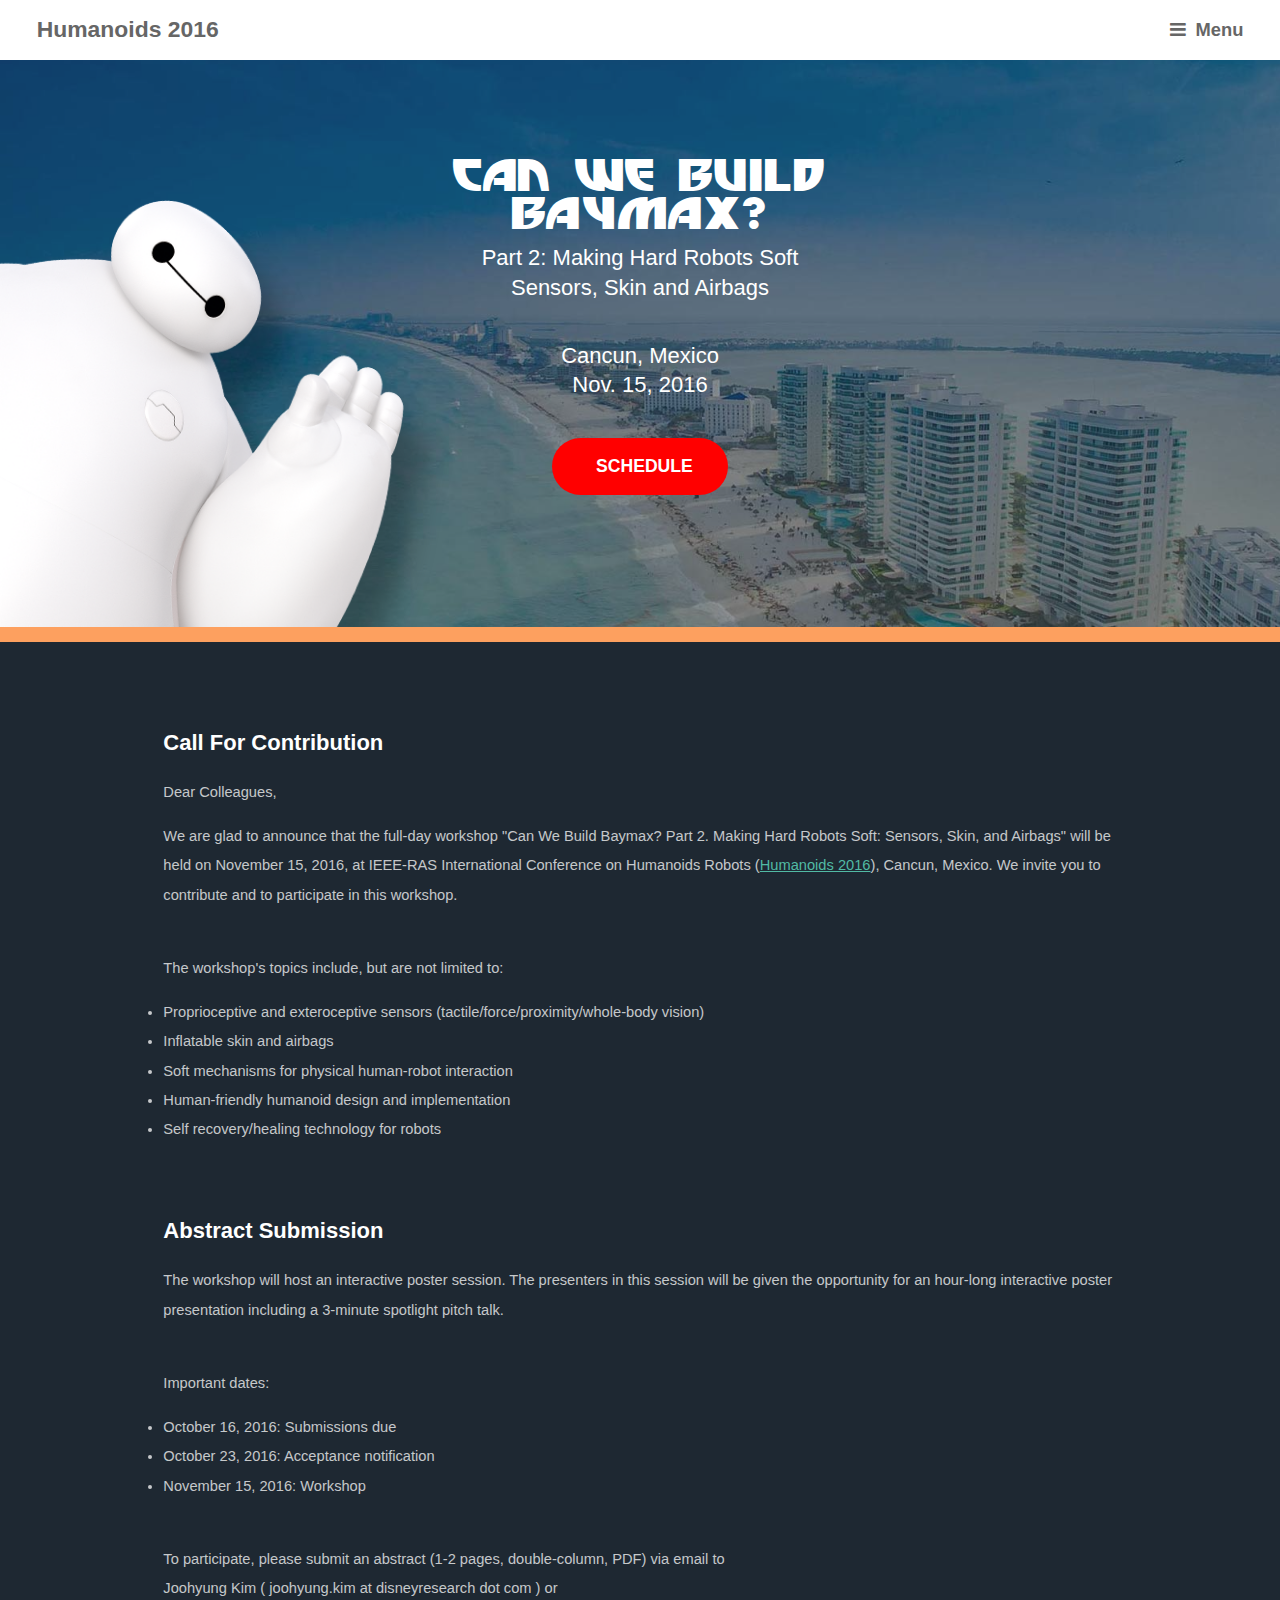
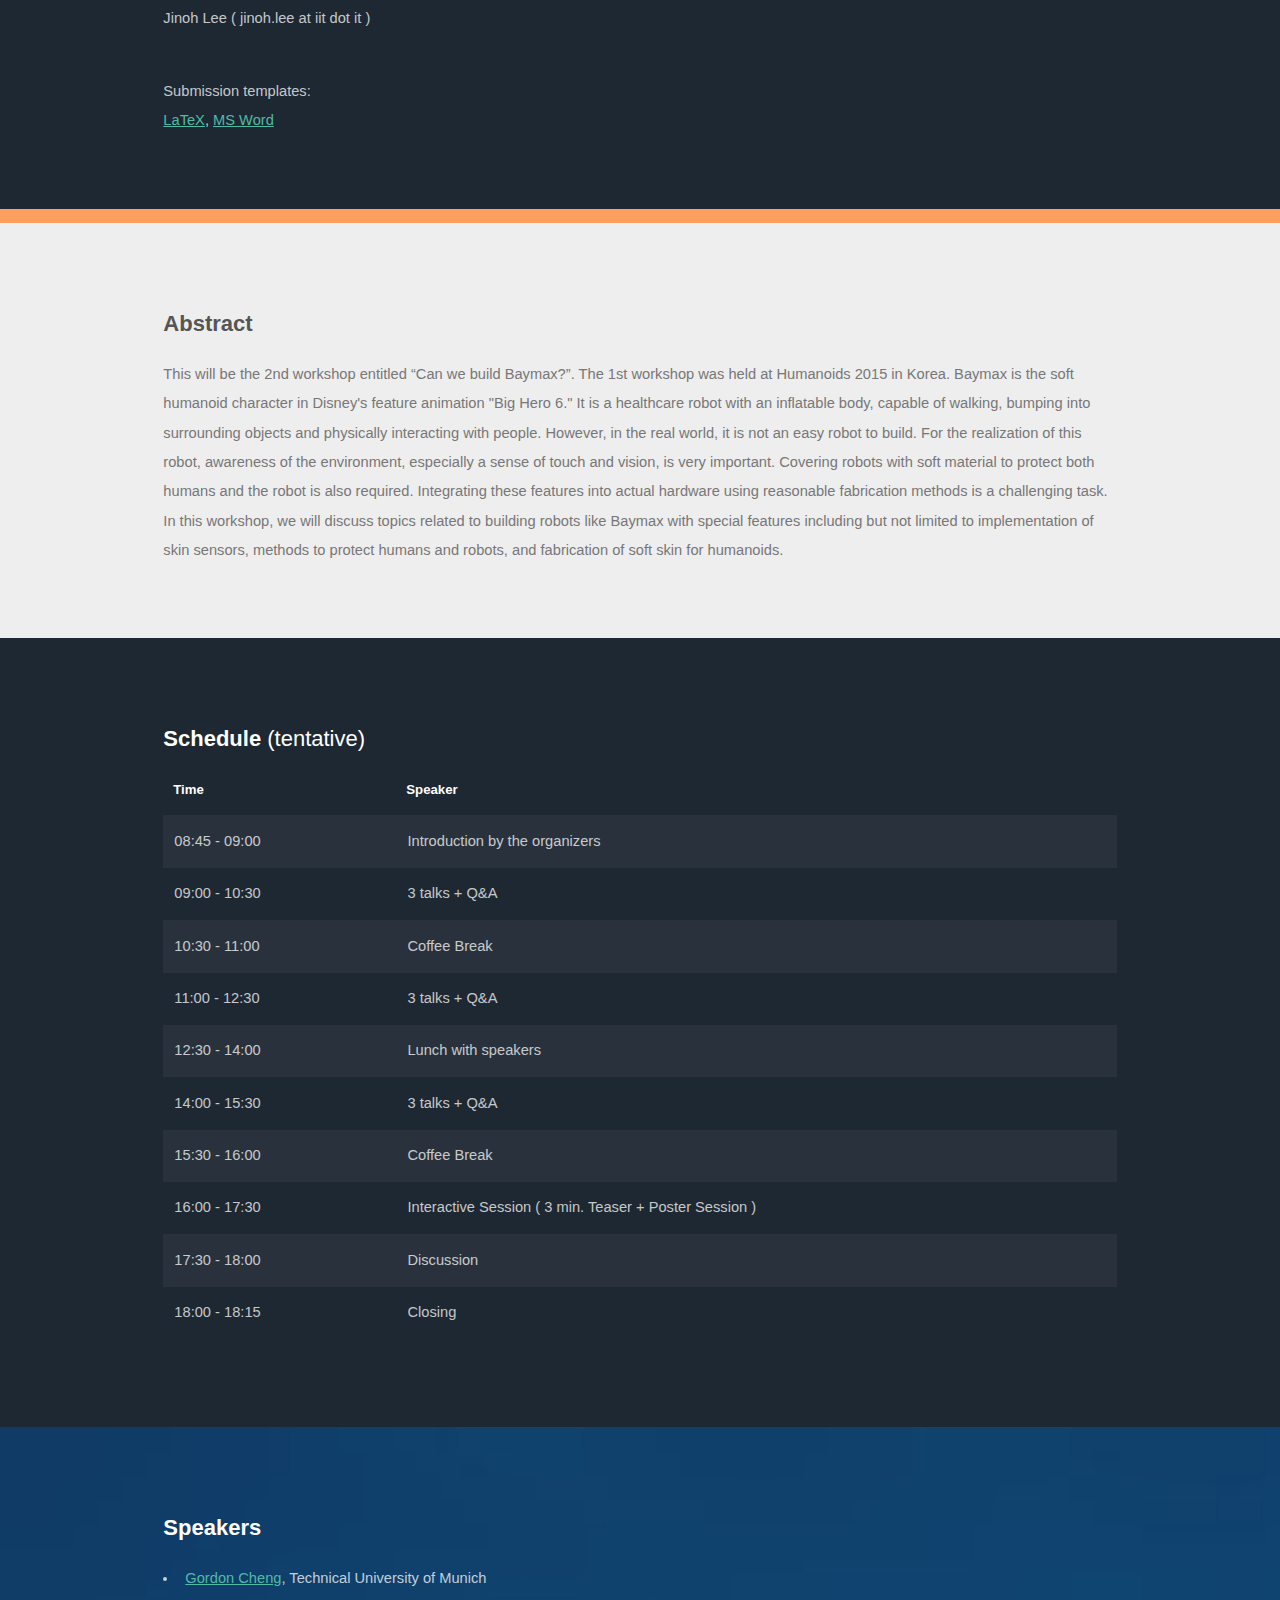
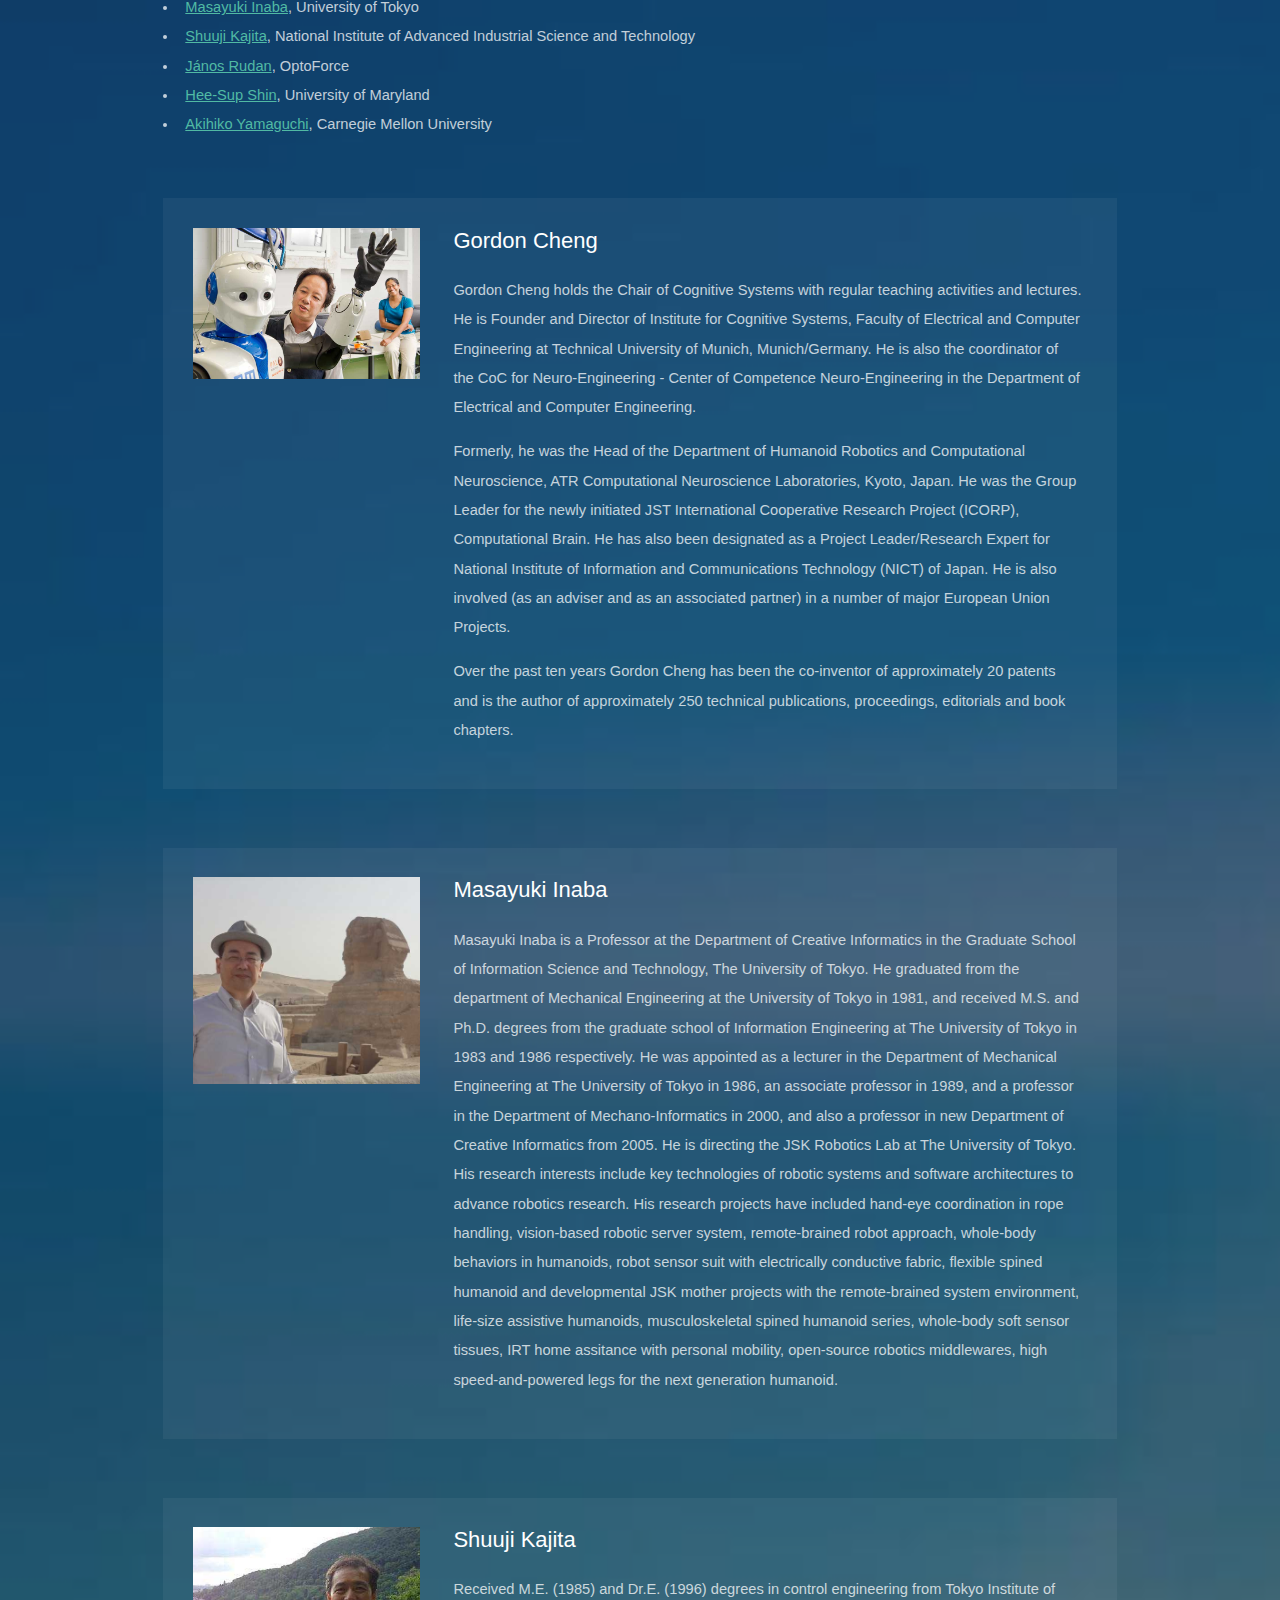
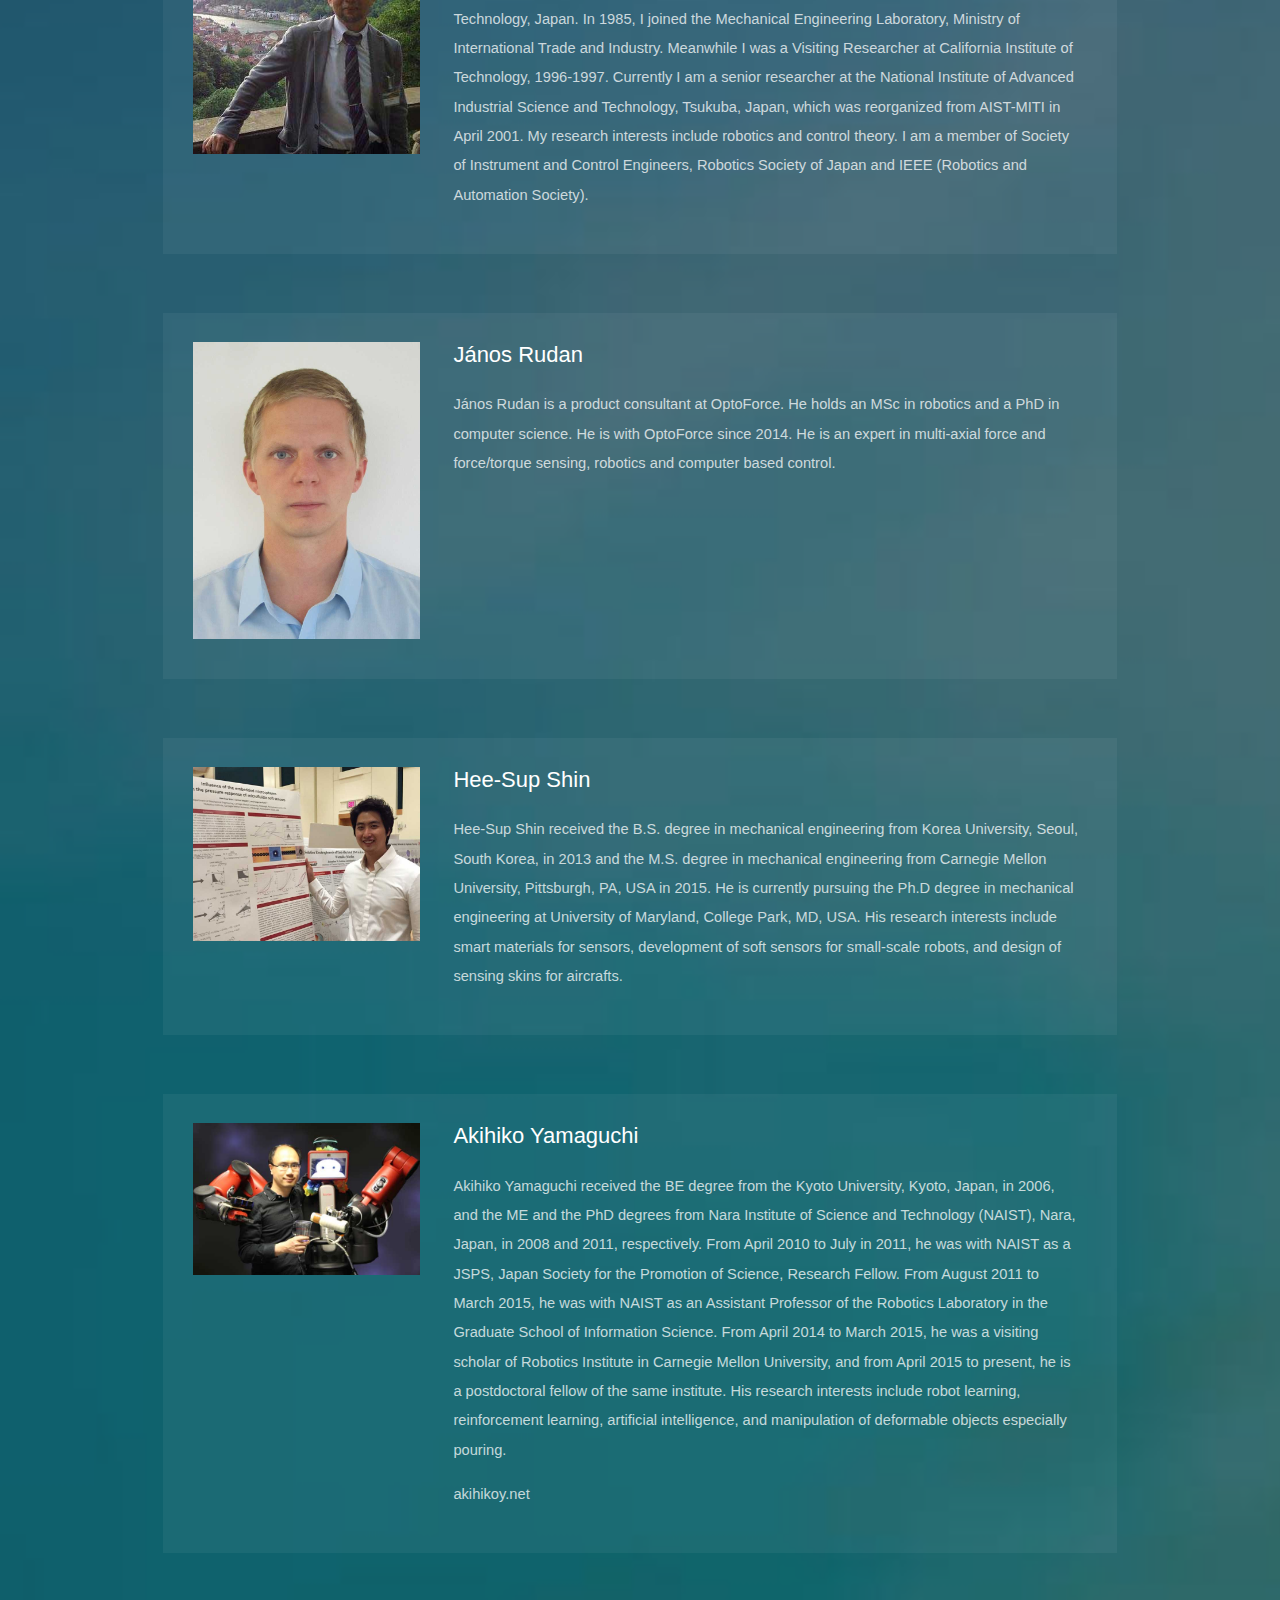
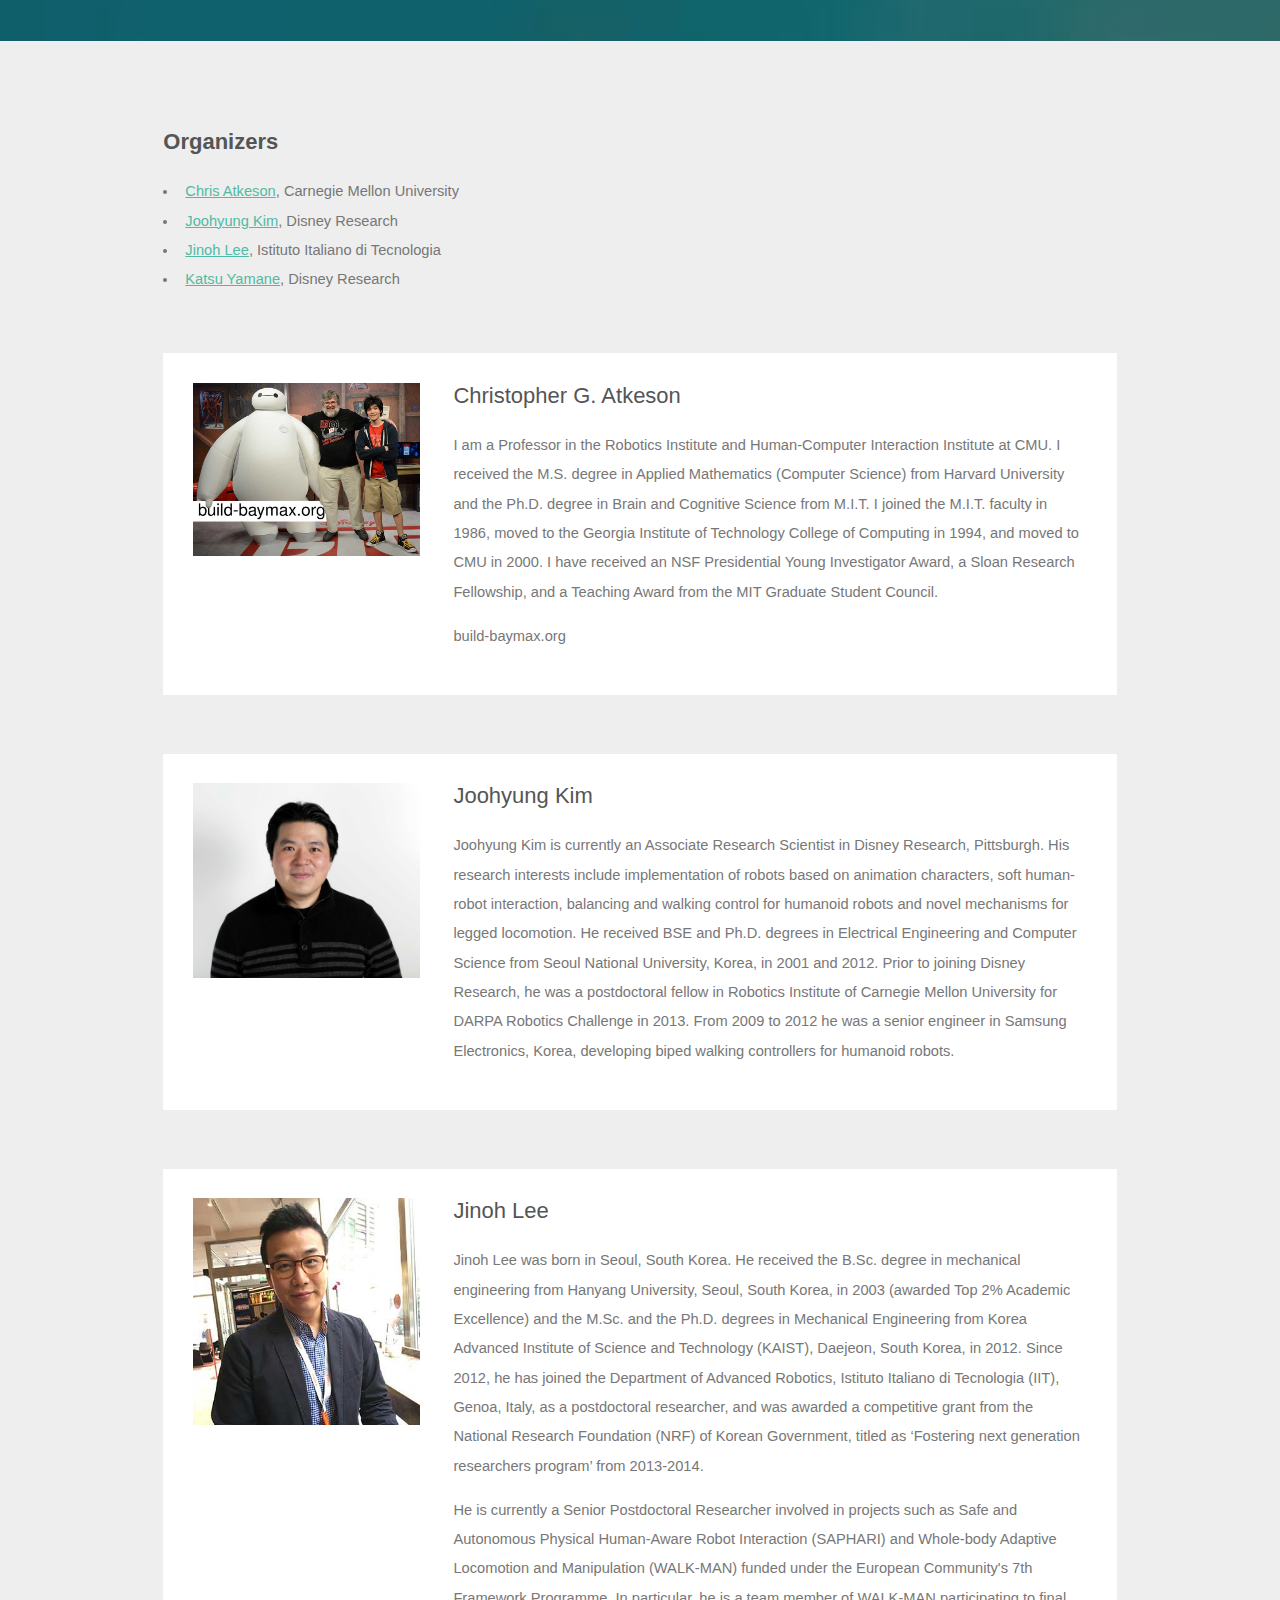
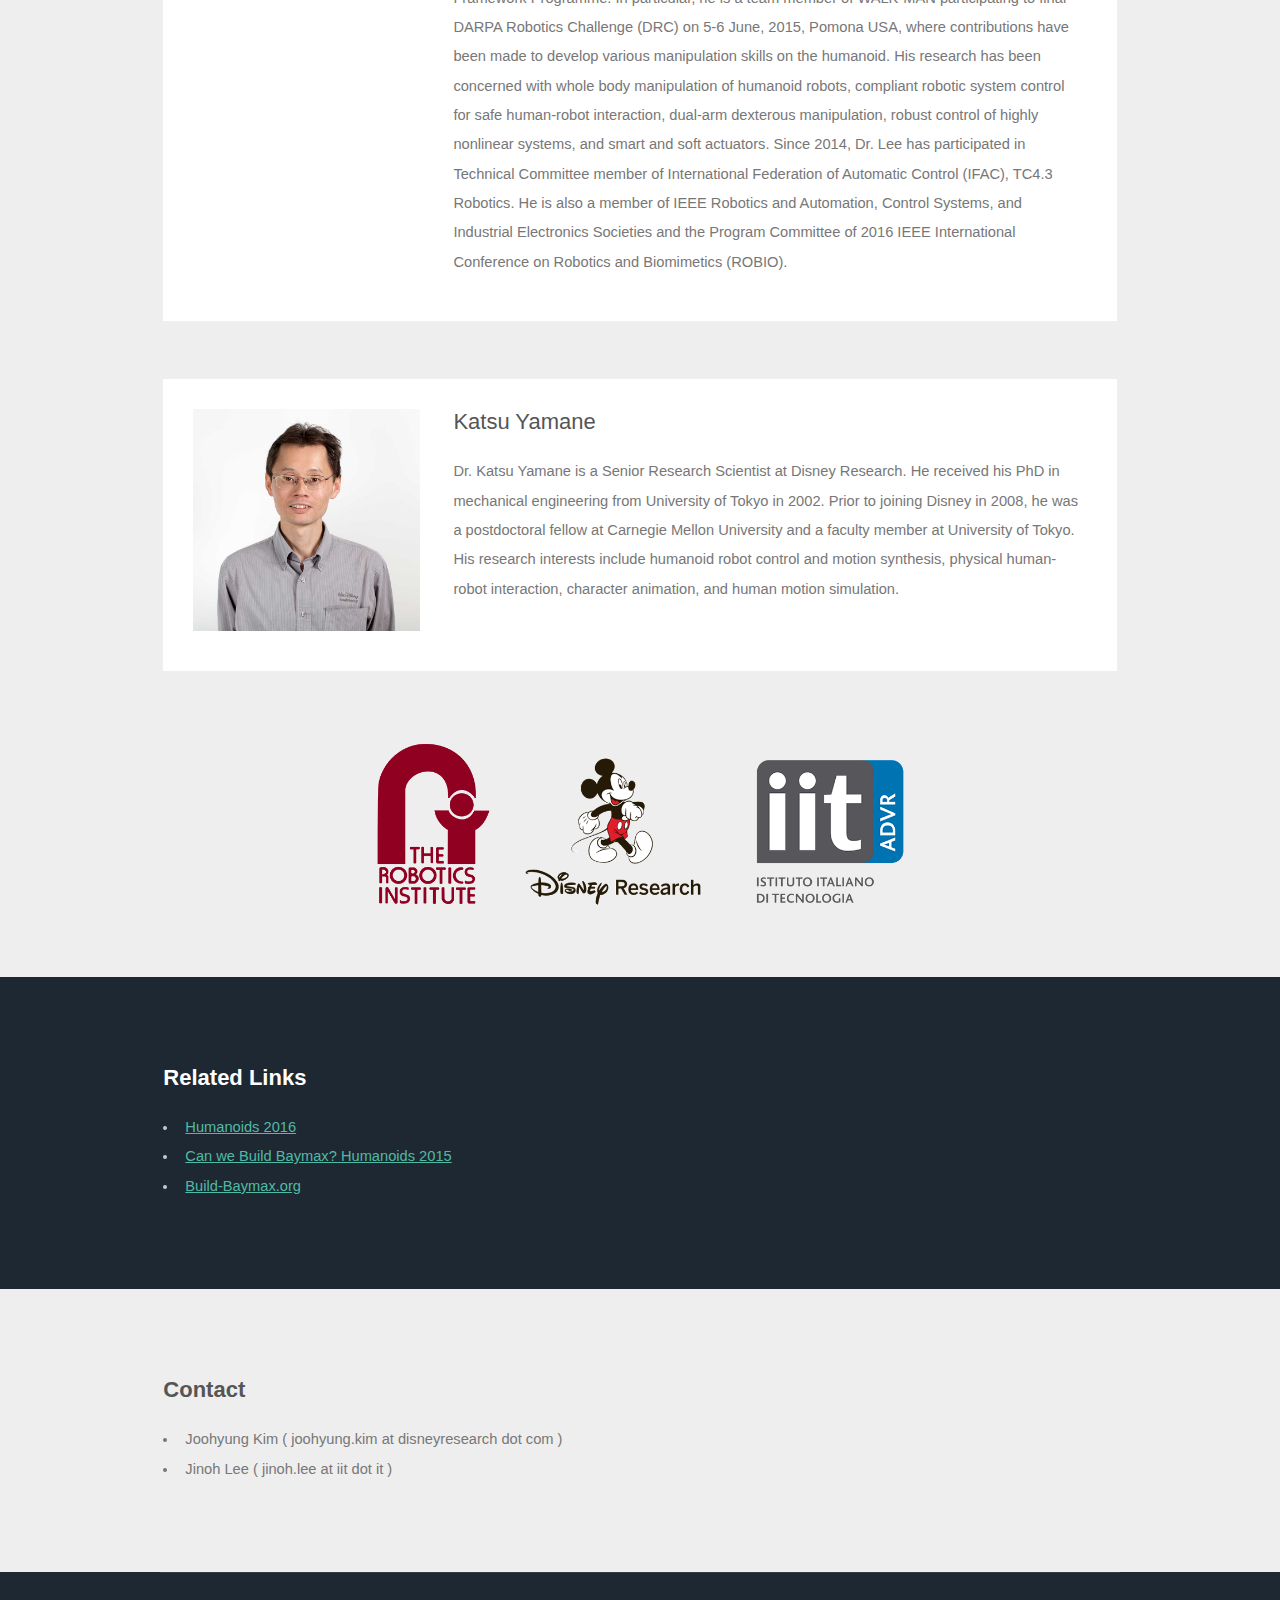
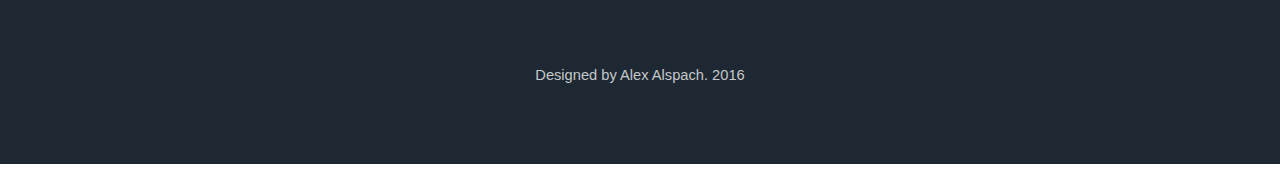
<file: test2/index.html>
<!DOCTYPE HTML>
<!--
	Retrospect by TEMPLATED
	templated.co @templatedco
	Released for free under the Creative Commons Attribution 3.0 license (templated.co/license)
-->
<html>
	<head>

		<link rel="apple-touch-icon" sizes="57x57" href="images/favicons/apple-touch-icon-57x57.png">
		<link rel="apple-touch-icon" sizes="60x60" href="images/favicons/apple-touch-icon-60x60.png">
		<link rel="apple-touch-icon" sizes="72x72" href="images/favicons/apple-touch-icon-72x72.png">
		<link rel="apple-touch-icon" sizes="76x76" href="images/favicons/apple-touch-icon-76x76.png">
		<link rel="apple-touch-icon" sizes="114x114" href="images/favicons/apple-touch-icon-114x114.png">
		<link rel="apple-touch-icon" sizes="120x120" href="images/favicons/apple-touch-icon-120x120.png">
		<link rel="apple-touch-icon" sizes="144x144" href="images/favicons/apple-touch-icon-144x144.png">
		<link rel="apple-touch-icon" sizes="152x152" href="images/favicons/apple-touch-icon-152x152.png">
		<link rel="apple-touch-icon" sizes="180x180" href="images/favicons/apple-touch-icon-180x180.png">
		<link rel="icon" type="image/png" href="images/favicons/favicon-32x32.png" sizes="32x32">
		<link rel="icon" type="image/png" href="images/favicons/android-chrome-192x192.png" sizes="192x192">
		<link rel="icon" type="image/png" href="images/favicons/favicon-96x96.png" sizes="96x96">
		<link rel="icon" type="image/png" href="images/favicons/favicon-16x16.png" sizes="16x16">
		<link rel="manifest" href="images/favicons/manifest.json">
		<link rel="mask-icon" href="images/favicons/safari-pinned-tab.svg" color="#5bbad5">
		<link rel="shortcut icon" href="images/favicons/favicon.ico">
		<meta name="apple-mobile-web-app-title" content="Can We Build Baymax?">
		<meta name="application-name" content="Can We Build Baymax?">
		<meta name="msapplication-TileColor" content="#da532c">
		<meta name="msapplication-TileImage" content="images/favicons/mstile-144x144.png">
		<meta name="msapplication-config" content="img/favicons/browserconfig.xml">
		<meta name="theme-color" content="#ffffff">



		<title>Can we Build Baymax?</title>
		<meta charset="utf-8" />
		<meta name="viewport" content="width=device-width, initial-scale=1" />
		<!--[if lte IE 8]><script src="assets/js/ie/html5shiv.js"></script><![endif]-->
		<link rel="stylesheet" href="assets/css/main_orig.css" />
		<link rel="stylesheet" href="assets/css/override.css" />
		<!--[if lte IE 8]><link rel="stylesheet" href="assets/css/ie8.css" /><![endif]-->
		<!--[if lte IE 9]><link rel="stylesheet" href="assets/css/ie9.css" /><![endif]-->
	</head>
	<body class="landing">

		<!-- Header -->
			<header id="header" class="alt">
				<!--<div class="bighero-font"><a href="index.html">Humanoids2016</a></div>-->
				<h1><a href="#top">Humanoids 2016</a></h1>
				<!--<a href="index.html" class="position: absolute; display: inline-block; left: 1.25em; margin: 0; padding: 0;">Humanoids2016</a> -->
				<a href="#nav">Menu</a>
			</header>

		<!-- Nav -->
			<nav id="nav">
				<ul class="links">
					<li><a href="#top">Top</a></li>
					<li><a href="#call">Call for Contribution</a></li>
					<li><a href="#abstract">Abstract</a></li>
					<li><a href="#schedule">Schedule</a></li>
					<li><a href="#speakers">Speakers</a></li>
					<li><a href="#organizers">Organizers</a></li>
					<li><a href="#links">Related Links</a></li>
					<li><a href="#contact">Contact</a></li>
					
				</ul>
			</nav>

		<!-- Banner -->
		<span class="anchor" id="top"></span>
			<section id="banner">
				<!--<i class="icon fa-diamond"></i>-->
				<div id="WSTitle">
					<div class="bighero-font">Can We Build</div>
					<div class="bighero-font">Baymax?</div>
				</div>
				<p>Part 2: Making Hard Robots Soft<br>Sensors, Skin and Airbags</p>
				<p>Cancun, Mexico
				<br>Nov. 15, 2016</p> 
				<ul class="actions">
					<li><a href="#schedule" class="button big special">Schedule</a></li>
				</ul>


			<div id="baymax"><img style="height: 100%;" src="images/baymax/baymax.png" /></div>


			</section>







		<div id="redbar"></div>
		<!-- Call for Contributions -->
		<span class="anchor" id="call"></span>

		<section id="one" class="wrapper style2">

			<div class="inner">

				<h2><strong>Call For Contribution</strong></h2>
				<p>Dear Colleagues,</p>
 
				<p>We are glad to announce that the full-day workshop "Can We Build Baymax? Part 2. Making Hard Robots Soft: Sensors, Skin, and Airbags" will be held on November 15, 2016, at IEEE-RAS International Conference on Humanoids Robots (<a target="_blank" href="http://www.humanoids2016.org/">Humanoids 2016</a>), Cancun, Mexico. We invite you to contribute and to participate in this workshop.</p>

				<br>
 
				<p>The workshop's topics include, but are not limited to:
				<li>Proprioceptive and exteroceptive sensors (tactile/force/proximity/whole-body vision)</li>
				<li>Inflatable skin and airbags</li>
				<li>Soft mechanisms for physical human-robot interaction</li>
				<li>Human-friendly humanoid design and implementation</li>
				<li>Self recovery/healing technology for robots</li></p>

				<br><br>

				<h2><strong>Abstract Submission</strong></h2>

				<p>The workshop will host an interactive poster session. The presenters in this session will be given the opportunity for an hour-long interactive poster presentation including a 3-minute spotlight pitch talk.</p>
 
 				<br>

				<!-- <p><strong>Important dates:</strong> -->
				<p>Important dates:
				<li>October 16, 2016: Submissions due</li>
				<li>October 23, 2016: Acceptance notification</li>
				<li>November 15, 2016: Workshop</li></p>

				<br>

				<p>To participate, please submit an abstract (1-2 pages, double-column, PDF) via email to <br>
					Joohyung Kim ( joohyung.kim at disneyresearch dot com ) or <br>
					Jinoh Lee ( jinoh.lee at iit dot it )</p>

				<br>

				<p>Submission templates: <br>
				<!-- <p><strong>Submission templates</strong>: <br> -->
				<a target="_blank" href="http://ras.papercept.net/conferences/support/tex.php">LaTeX</a>, <a target="_blank" href="http://ras.papercept.net/conferences/support/word.php">MS Word</a></p>
 
				
 



				<!--
				<br>
				<p>The workshop's topics include, but are not limited to:</p>
				<ul>
					<li> Safe human-robot interactions </li>
					<li> Force and Torque control on joints and limbs </li>
					<li> Compliant joint mechanisms </li>
					<li> Inflatable body structures </li>
					<li> Soft skin sensors </li>
					<li> Muscle actuators </li>
				</ul>
				-->


				
			</div>
		</section>

		<div id="redbar"></div>













		<!-- One -->
		<span class="anchor" id="abstract"></span>
		<section id="one" class="wrapper style1">
			<div class="inner">

				<h2><strong>Abstract</strong></h2>
				<p>This will be the 2nd workshop entitled “Can we build Baymax?”. The 1st workshop was held at Humanoids 2015 in Korea. Baymax is the soft humanoid character in Disney's feature animation "Big Hero 6." It is a healthcare robot with an inflatable body, capable of walking, bumping into surrounding objects and physically interacting with people. However, in the real world, it is not an easy robot to build. For the realization of this robot, awareness of the environment, especially a sense of touch and vision, is very important. Covering robots with soft material to protect both humans and the robot is also required. Integrating these features into actual hardware using reasonable fabrication methods is a challenging task. In this workshop, we will discuss topics related to building robots like Baymax with special features including but not limited to implementation of skin sensors, methods to protect humans and robots, and fabrication of soft skin for humanoids.</p>

				<!--
				<br>
				<p>The workshop's topics include, but are not limited to:</p>
				<ul>
					<li> Safe human-robot interactions </li>
					<li> Force and Torque control on joints and limbs </li>
					<li> Compliant joint mechanisms </li>
					<li> Inflatable body structures </li>
					<li> Soft skin sensors </li>
					<li> Muscle actuators </li>
				</ul>
				-->


				
			</div>
		</section>

		<!-- Two -->
		<span class="anchor" id="schedule"></span>
		<section id="two" class="wrapper style2">
			<div class="inner">

				<h2><strong>Schedule</strong> (tentative)</h2>
				



				<table>
					<thead>
						<tr>
							<th style="min-width: 120px;">Time</th>
							<th>Speaker</th>
						</tr>
					</thead>
					<tbody><tr>
					  <td>08:45 - 09:00</td>
					  <td>Introduction by the organizers</td>
					</tr>

					<tr>
					  <td>09:00 - 10:30</td>
					  <td>3 talks + Q&A</td>
					</tr>

					<tr>
					  <td>10:30 - 11:00</td>
					  <td>Coffee Break</td>
					</tr>

					<tr>
					  <td>11:00 - 12:30</td>
					  <td>3 talks + Q&A</td>
					</tr>			  

					<tr>
					  <td>12:30 - 14:00</td>
					  <td>Lunch with speakers</td>
					</tr>

					<tr>
					  <td>14:00 - 15:30</td>
					  <td>3 talks + Q&A</td>
					</tr>

					<tr>
					  <td>15:30 - 16:00</td>
					  <td>Coffee Break</td>
					</tr>

					<tr>
					  <td>16:00 - 17:30</td>
					  <td>Interactive Session ( 3 min. Teaser + Poster Session )</td>
					</tr>

					<tr>
					  <td>17:30 - 18:00</td>
					  <td>Discussion</td>
					</tr>

					<tr>
					  <td>18:00 - 18:15</td>
					  <td>Closing</td>
					</tr>

					</tbody>
					
				</table>




			</div>
		</section>	

		<!-- Three -->
		<span class="anchor" id="speakers"></span>
		<section id="three" class="wrapper style3">
			<div class="inner">

				<h2><strong>Speakers</strong></h2>


				<ul>
					<li><a href="#org_cheng">Gordon Cheng</a>, Technical University of Munich</li>
					<li><a href="#org_inaba">Masayuki Inaba</a>, University of Tokyo</li>
					<li><a href="#org_kajita">Shuuji Kajita</a>, National Institute of Advanced Industrial Science and Technology</li>
					<li><a href="#org_rudan">János Rudan</a>, OptoForce</li>
					<li><a href="#org_shin">Hee-Sup Shin</a>, University of Maryland</li>
					<li><a href="#org_yamaguchi">Akihiko Yamaguchi</a>, Carnegie Mellon University</li>
				</ul>

				<br>




				<span class="anchor2" id="org_cheng"></span>
				<article class="feature left">
					<span class="image"><img src="images/speakers/web/Cheng_Gordon.jpg" alt="" /></span>
					<div class="content">

						<h2>Gordon Cheng</h2>

						<!-- <h3>9:00 - 9:45</h3> -->
						<!-- <h2>Gordon Cheng<br>
						Design of a Soft Upper Body Robot for Physical Human-Robot Interaction</h2> -->

						<p>Gordon Cheng holds the Chair of Cognitive Systems with regular teaching activities and lectures. He is Founder and Director of Institute for Cognitive Systems, Faculty of Electrical and Computer Engineering at Technical University of Munich, Munich/Germany. He is also the coordinator of the CoC for Neuro-Engineering - Center of Competence Neuro-Engineering in the Department of Electrical and Computer Engineering.</p>
						
						<p>Formerly, he was the Head of the Department of Humanoid Robotics and Computational Neuroscience, ATR Computational Neuroscience Laboratories, Kyoto, Japan. He was the Group Leader for the newly initiated JST International Cooperative Research Project (ICORP), Computational Brain. He has also been designated as a Project Leader/Research Expert for National Institute of Information and Communications Technology (NICT) of Japan. He is also involved (as an adviser and as an associated partner) in a number of major European Union Projects.</p>
						
						<p>Over the past ten years Gordon Cheng has been the co-inventor of approximately 20 patents and is the author of approximately 250 technical publications, proceedings, editorials and book chapters.</p>

					</div>
				</article>		


				<span class="anchor2" id="org_inaba"></span>
				<article class="feature left">
					<span class="image object-fit_contain"><img src="images/speakers/web/Inaba_Masayuki.jpg" alt="" /></span>
					<div class="content">

						<h2>Masayuki Inaba</h2>

						<p>Masayuki Inaba is a Professor at the Department of Creative Informatics in the Graduate School of Information Science and Technology, The University of Tokyo.  He graduated from the department of Mechanical Engineering at the University of Tokyo in 1981, and received M.S. and Ph.D. degrees from the graduate school of Information Engineering at The University of Tokyo in 1983 and 1986 respectively. He was appointed as a lecturer in the Department of Mechanical Engineering at The University of Tokyo in 1986, an associate professor in 1989, and a professor in the Department of Mechano-Informatics in 2000, and also a professor in new Department of Creative Informatics from 2005. He is directing the JSK Robotics Lab at The University of Tokyo.  His research interests include key technologies of robotic systems and software architectures to advance robotics research. His research projects have included hand-eye coordination in rope handling, vision-based robotic server system, remote-brained robot approach, whole-body behaviors in humanoids, robot sensor suit with electrically conductive fabric, flexible spined humanoid and developmental JSK mother projects with the remote-brained system environment, life-size assistive humanoids, musculoskeletal spined humanoid series, whole-body soft sensor tissues, IRT home assitance with personal mobility, open-source robotics middlewares, high speed-and-powered legs for the next generation humanoid.</p>

					</div>
				</article>


				<span class="anchor2" id="org_kajita"></span>
				<article class="feature left">
					<span class="image object-fit_contain"><img src="images/speakers/web/Kajita_Shuuji.jpg" alt="" /></span>
					<div class="content">

						<h2>Shuuji Kajita</h2>

						<p>Received M.E. (1985) and Dr.E. (1996) degrees in control engineering from Tokyo Institute of Technology, Japan. In 1985, I joined the Mechanical Engineering Laboratory, Ministry of International Trade and Industry. Meanwhile I was a Visiting Researcher at California Institute of Technology, 1996-1997. Currently I am a senior researcher at the National Institute of Advanced Industrial Science and Technology, Tsukuba, Japan, which was reorganized from AIST-MITI in April 2001. My research interests include robotics and control theory. I am a member of Society of Instrument and Control Engineers, Robotics Society of Japan and IEEE (Robotics and Automation Society).</p>

					</div>
				</article>


				<span class="anchor2" id="org_rudan"></span>
				<article class="feature left">
					<span class="image object-fit_contain"><img src="images/speakers/web/Rudan_Janos.jpg" alt="" /></span>
					<div class="content">

						<h2>János Rudan</h2>

						<p>János Rudan is a product consultant at OptoForce. He holds an MSc in robotics and a PhD in computer science. He is with OptoForce since 2014. He is an expert in multi-axial force and force/torque sensing, robotics and computer based control.</p>

					</div>
				</article>


				<span class="anchor2" id="org_shin"></span>
				<article class="feature left">
					<span class="image object-fit_contain"><img src="images/speakers/web/Shin_HeeSup.jpg" alt="" /></span>
					<div class="content">

						<h2>Hee-Sup Shin</h2>

						<p>Hee-Sup Shin received the B.S. degree in mechanical engineering from Korea University, Seoul, South Korea, in 2013 and the M.S. degree in mechanical engineering from Carnegie Mellon University, Pittsburgh, PA, USA in 2015. He is currently pursuing the Ph.D degree in mechanical engineering at University of Maryland, College Park, MD, USA.  His research interests include smart materials for sensors, development of soft sensors for small-scale robots, and design of sensing skins for aircrafts.</p>

					</div>
				</article>


				<span class="anchor2" id="org_yamaguchi"></span>
				<article class="feature left">
					<span class="image object-fit_contain"><img src="images/speakers/web/Yamaguchi_Akihiko.jpg" alt="" /></span>
					<div class="content">

						<h2>Akihiko Yamaguchi</h2>

						<p>Akihiko Yamaguchi received the BE degree from the Kyoto University, Kyoto, Japan, in 2006, and the ME and the PhD degrees from Nara Institute of Science and Technology (NAIST), Nara, Japan, in 2008 and 2011, respectively. From April 2010 to July in 2011, he was with NAIST as a JSPS, Japan Society for the Promotion of Science, Research Fellow. From August 2011 to March 2015, he was with NAIST as an Assistant Professor of the Robotics Laboratory in the Graduate School of Information Science. From April 2014 to March 2015, he was a visiting scholar of Robotics Institute in Carnegie Mellon University, and from April 2015 to present, he is a postdoctoral fellow of the same institute. His research interests include robot learning, reinforcement learning, artificial intelligence, and manipulation of deformable objects especially pouring.</p>

						<p>akihikoy.net</p>

					</div>
				</article>


			</div>
		</section>

		<!-- Four -->
		<span class="anchor" id="organizers"></span>
		<section id="four" class="wrapper style1">
			<div class="inner">

				<h2><strong>Organizers</strong></h2>

				
				<ul>
					<li><a href="#org_atkeson">Chris Atkeson</a>, Carnegie Mellon University</li>
					<li><a href="#org_kim">Joohyung Kim</a>, Disney Research</li>
					<li><a href="#org_lee">Jinoh Lee</a>, Istituto Italiano di Tecnologia</li>
					<li><a href="#org_yamane">Katsu Yamane</a>, Disney Research</li>
				</ul>

				<br>


				<!-- <a name="org_cga"></a> --> <!-- anchor -->
				<span class="anchor2" id="org_atkeson"></span>
				<article class="feature left">
					<span class="image object-fit_contain"><img src="images/speakers/web/Atkeson_Chris.jpg" alt="" /></span>
					<div class="content">

						<h2>Christopher G. Atkeson</h2>

						<p>I am a Professor in the Robotics Institute and Human-Computer Interaction Institute at CMU. I received the M.S. degree in Applied Mathematics (Computer Science) from Harvard University and the Ph.D. degree in Brain and Cognitive Science from M.I.T. I joined the M.I.T. faculty in 1986, moved to the Georgia Institute of Technology College of Computing in 1994, and moved to CMU in 2000. I have received an NSF Presidential Young Investigator Award, a Sloan Research Fellowship, and a Teaching Award from the MIT Graduate Student Council.</p>

						<p>build-baymax.org</p>

					</div>
				</article>

				<span class="anchor2" id="org_kim"></span>
				<article class="feature left">
					<span class="image object-fit_contain"><img src="images/speakers/web/Kim_Joohyung.jpg" alt="" /></span>
					<div class="content">

						<h2>Joohyung Kim</h2>

						<p>Joohyung Kim is currently an Associate Research Scientist in Disney Research, Pittsburgh. His research interests include implementation of robots based on animation characters, soft human-robot interaction, balancing and walking control for humanoid robots and novel mechanisms for legged locomotion. He received BSE and Ph.D. degrees in Electrical Engineering and Computer Science from Seoul National University, Korea, in 2001 and 2012. Prior to joining Disney Research, he was a postdoctoral fellow in Robotics Institute of Carnegie Mellon University for DARPA Robotics Challenge in 2013. From 2009 to 2012 he was a senior engineer in Samsung Electronics, Korea, developing biped walking controllers for humanoid robots.</p>

					</div>
				</article>	

				<span class="anchor2" id="org_lee"></span>
				<article class="feature left">
					<span class="image object-fit_contain"><img src="images/speakers/web/Lee_Jinoh.jpg" alt="" /></span>
					<div class="content">

						<h2>Jinoh Lee</h2>

						<p>Jinoh Lee was born in Seoul, South Korea. He received the B.Sc. degree in mechanical engineering from Hanyang University, Seoul, South Korea, in 2003 (awarded Top 2% Academic Excellence) and the M.Sc. and the Ph.D. degrees in Mechanical Engineering from Korea Advanced Institute of Science and Technology (KAIST), Daejeon, South Korea, in 2012. Since 2012, he has joined the Department of Advanced Robotics, Istituto Italiano di Tecnologia (IIT), Genoa, Italy, as a postdoctoral researcher, and was awarded a competitive grant from the National Research Foundation (NRF) of Korean Government, titled as ‘Fostering next generation researchers program’ from 2013-2014.</p>

						<p>He is currently a Senior Postdoctoral Researcher involved in projects such as Safe and Autonomous Physical Human-Aware Robot Interaction (SAPHARI) and Whole-body Adaptive Locomotion and Manipulation (WALK-MAN) funded under the European Community's 7th Framework Programme. In particular, he is a team member of WALK-MAN participating to final DARPA Robotics Challenge (DRC) on 5-6 June, 2015, Pomona USA, where contributions have been made to develop various manipulation skills on the humanoid. His research has been concerned with whole body manipulation of humanoid robots, compliant robotic system control for safe human-robot interaction, dual-arm dexterous manipulation, robust control of highly nonlinear systems, and smart and soft actuators. Since 2014, Dr. Lee has participated in Technical Committee member of International Federation of Automatic Control (IFAC), TC4.3 Robotics. He is also a member of IEEE Robotics and Automation, Control Systems, and Industrial Electronics Societies and the Program Committee of 2016 IEEE International Conference on Robotics and Biomimetics (ROBIO).</p>

					</div>
				</article>

				<span class="anchor2" id="org_yamane"></span>
				<article class="feature left">
					<span class="image object-fit_contain"><img src="images/speakers/web/Yamane_Katsu.jpg" alt="" /></span>
					<div class="content">

						<h2>Katsu Yamane</h2>

						<p>Dr. Katsu Yamane is a Senior Research Scientist at Disney Research. He received his PhD in mechanical engineering from University of Tokyo in 2002.  Prior to joining Disney in 2008, he was a postdoctoral fellow at Carnegie Mellon University and a faculty member at University of Tokyo.  His research interests include humanoid robot control and motion synthesis, physical human-robot interaction, character animation, and human motion simulation.</p>

					</div>
				</article>	



				<div class="logo_container2">
					<center>
					<img class="org_logos2 object-fit_contain" src="images/logos/web/logos.png" alt="" />
					</center>
				</div>

<!--
<div class="logo_container">
		<img class="org_logos object-fit_contain" src="images/logos/web/square/iit_advr_logo_1.png" alt="" />
		<img class="org_logos object-fit_contain" src="images/logos/web/square/walkman_logo.png" alt="" />
		<img class="org_logos object-fit_contain" src="images/logos/web/square/ri_logo.png" alt="" />
		<img class="org_logos object-fit_contain" src="images/logos/web/square/dr_logo.png" alt="" />
</div>
-->


				
			</div>
		</section>

		<!-- Five -->
		<span class="anchor" id="links"></span>
		<section id="five" class="wrapper style2">
			<div class="inner">

				<h2><strong>Related Links</strong></h2>

				
				<ul>
					<li><a target="_blank" href="http://www.humanoids2016.org/">Humanoids 2016</a></li>
					<li><a target="_blank" href="http://www.cs.cmu.edu/~cga/humanoids15workshop/">Can we Build Baymax? Humanoids 2015</a></li>
					<li><a target="_blank" href="http://www.build-baymax.org">Build-Baymax.org</a></li>
				</ul>
				
			</div>
		</section>

		<!-- Five -->
		<span class="anchor" id="contact"></span>
		<section id="five" class="wrapper style1">
			<div class="inner">

				<h2><strong>Contact</strong></h2>

				
				<ul>
					<li>Joohyung Kim ( joohyung.kim at disneyresearch dot com )</li>
					<li>Jinoh Lee ( jinoh.lee at iit dot it )</li>
				</ul>
				
			</div>
		</section>		






		<!-- Footer -->
			<footer id="footer">
				<div class="inner">
					<p>Designed by Alex Alspach. 2016</p>
				</div>
			</footer>

		<!-- Scripts -->
			<script src="assets/js/jquery.min.js"></script>
			<script src="assets/js/skel.min.js"></script>
			<script src="assets/js/util.js"></script>
			<!--[if lte IE 8]><script src="assets/js/ie/respond.min.js"></script><![endif]-->
			<script src="assets/js/main.js"></script>

	</body>
</html>
</file>
<file: humanoids16/assets/css/override.css>
.object-fit_contain { object-fit: contain }

	@import url('https://fonts.googleapis.com/css?family=Permanent+Marker');


	@font-face {
	    font-family: "BigHero";
	    src: url("../fonts/bighero.ttf");
	}

	@font-face {
	    font-family: "BigHeroNumbers";
	    src: url("../fonts/pulserifle.ttf");
	}

	.bighero-font {

		font-family: 'BigHero'; /*a name to be used later*/

	}


	/*Table*/
	.schedule .sched_time {
		min-width: 150px;
		text-align: center;
	}

	.schedule .sched_speaker { 
    	padding-right: 1.5em;
	}

	#footer a {

		text-decoration: none;
		color: rgba(255, 255, 255, 0.75);
		font-size: 1.1em;


	}

	/*Show more*/
	/*div.text-container {
    margin: 0 auto;
    width: 75%;    
	}*/

	/*#banner .button.special {
		font-family: 'Permanent Marker', cursive;
		font-size: 48px;
	}*/

	.talk-title{
	    line-height: 1.5em;
	    font-weight: normal;
	    font-style: italic;
	    /*font-weight: 700;*/
	}

	.text-content{
	    line-height: 1.3em;
	}

	.short-text {
	    overflow: hidden;
	    height: 0em;
	}

	.full-text{
		padding-top: 0.4em;
	    height: auto;
	}

	.show-more {
	    padding-top: 0.1em;
	    text-align: left;
	}


	/*Bulleted lists*/
	ol {
	    counter-reset: foo;
	    display: table;
	}

	ol > li {
	    counter-increment: foo;
	    display: table-row;
	}

	ol > li::before {
	    content: counter(foo) ".";
	    display: table-cell; /* aha! */
	    text-align: right;
	}


	body.landing {
		background-color: #EEE;
	}


	body, input, select, textarea {
		font-family: Helvetica, sans-serif;
		/*font-size: 13pt;
		font-weight: 400;
		line-height: 2em;*/
	}

	p {
		margin: 0 0 1em 0;
	}


	h1, h2, h3, h4, h5, h6 {
		text-transform: none;
	}

	h2 {

		font-weight: 500;
		line-height: 1.2em;
	}

	h3 {

		margin-bottom: .4em;
		font-weight: 500;
	}	


	ul.actions > li > * {
		width: 10%;
		/*margin: 0 !important;*/
	}



	#redbar {

		height: 1em;
		background-color: #fda05f;
		

		position: relative;
		/*z-index: 0;*/


	}


	.anchor{
	  display: block;
	  height: 2em; /*same height as header*/
	  margin-top: -2em; /*same height as header*/
	  visibility: hidden;
	}

	.anchor2{
	  display: block;
	  height: 6em; /*same height as header*/
	  margin-top: -6em; /*same height as header*/
	  visibility: hidden;
	}


	#nav {

	background-color: #51BAA4;

	}


	.feature {

	/*padding: 2em 2em 2em 2em;*/
	margin-bottom: 3em;

	}


	.feature .image {
		
		
		display: inline-block;

		/*width: 260px;
		height: 260px;*/

		width: 30%;

		/*padding: .5em 0em 0em 0em;*/
		padding: 2em 2em 2em 2em;
		
	}

	.feature .image img {

		float: left;
		
		

		height:100%;
		width: 100%;
		/*width:100%;
		height:100%;*/
	}

	.feature .content {
		display: inline-block;
		clear: left;
		padding: 2em 2em 2em 0em;
		width: 69%;

		vertical-align: top;

		/*width: 70%;*/
	}


	@media screen and (max-width: 1280px) {

		.feature {
			margin-bottom: 4em;
		}

		.feature .content {

		}

		.wrapper {
			padding-left: 3em;
			padding-right: 3em;			
		}


	}

	@media screen and (max-width: 980px) {

		.feature.left, .feature.right {
			-moz-flex-direction: column;
			-webkit-flex-direction: column;
			-ms-flex-direction: column;
			flex-direction: column; 
		}

		.feature .image {
			width: 100%;

			padding: 0em 0em 2em 0em;
		}

		.feature .image img {
			width: 100%;

			
		}

		.feature .content {
			
			width: 100%;
			padding: 0em 2em 2em 2em;

		}

	}

	@media screen and (max-width: 736px) {

		.feature {
			margin-bottom: 2em;
		}

		.feature .content {

		}

		#banner p {
			line-height: 1.5em;
		}
		

	}

	@media screen and (max-width: 480px) {	
		.feature .content {
			
			padding: 0em 1em 1em 1em;

			
			/*text-align: justify;
    		text-justify: inter-word;*/

		}


		/*Table*/
		.schedule .sched_time {width: 100%; float:left; padding-bottom: 0; text-align: left;}
		.schedule .sched_speaker { float:left; padding-top: 0;}


	}



	.wrapper.style3 {
		/*background-color: #1E2832;
		color: rgba(255, 255, 255, 0.75);
		background-attachment: fixed;*/
		background: url("images/overlay.png"), url("../../images/bg/cancun_blur.jpg") 0 0 / cover
		/*background-size: cover;*/
	}



	#header {
		/*background: #07090c;*/
		background-color: #ffffff;
		/*color: rgba(255, 255, 255, 0.75);
		cursor: default;
		height: 3.25em;
		left: 0;
		line-height: 3.25em;
		position: fixed;
		text-align: right;
		top: 0;
		width: 100%;
		z-index: 10001;*/
		font-weight: 700;
		/*height: 70px;*/
	}





	#header > .bighero-font {
		font-family: 'BigHero', 'BigHeroNumbers'; /*a name to be used later*/
		color: #fff;
		display: inline-block;
		height: inherit;
		left: 1.25em;
		line-height: inherit;
		margin: 0;
		padding: 0;
		position: absolute;
		top: 0;
		font-smooth: 10em;
	}


	#header a {
		/*-moz-transition: color 0.2s ease-in-out;
		-webkit-transition: color 0.2s ease-in-out;
		-ms-transition: color 0.2s ease-in-out;
		transition: color 0.2s ease-in-out;*/
		/*color: #fff;*/
		color: #666666;
		/*display: inline-block;
		margin-right: 1.25em;
		text-decoration: none;*/
	}	


	#header.alt {
		/*background-color: transparent;*/
		background-color: white;
		font-size: 1.25em;
		padding: 0em 2em;
		/*position: absolute;*/
		position: fixed;
	}	

	#WSTitle {

		margin-top: 2em;
		margin-bottom: 1em;

	}

	#banner {
		/*padding: 8em 0 6em 0;
		background-color: #1E2832;
		color: rgba(255, 255, 255, 0.75);
		background-attachment: fixed;*/
		background-image: url("images/overlay.png"), url("../../images/bg/cancun.jpg");
		/*background-size: cover;
		text-align: center;*/
	}	

	#banner .button.special {
		background-color: #ff0000;
		box-shadow: none;
		color: #fff !important;
	}	

	#banner p {
		/*color: #fff;
		font-size: 1.5em;
		margin-bottom: 1.75em;*/
		text-transform: none;
	}	

	#banner .bighero-font {
		color: #fff;
		font-size: 3em;
		margin: 0 0 0.2em 0;
		padding: 0;
	}

	#baymax {

		/*background-image: url("../../images/baymax.png");*/
		float: left; 
		position: absolute;
		top: 200px;
		/*margin: 0px 15px 15px 0px;*/
		height: 900px;

		/*z-index: 1;*/


	}


	.logo_container2 {
  		margin-top: 100px;
	}	

	.org_logos2 {
		/*width: 60%;*/
		width: 90%;
		
	}



	.logo_container {

		display: flex;
		flex-direction: row;
  		justify-content: space-between;
  		max-height:200px;

  		margin-top: 100px;
	}

	.org_logos {
		width: 25%;
		
	}


	@media screen and (max-width: 1280px) {
		.logo_container2 {
	  		margin-top: 70px;
		}	

		.org_logos2 {
			/*width: 60%;*/
			width: 90%;
			
		}
	}



	@media screen and (max-width: 980px) {

		#baymax {

			/*background-image: url("../../images/baymax.png");*/
			top: 350px;
			margin: 0px 0px 0px -35px;
			height: 400px;

		}

		.logo_container2 {
	  		margin-top: 60px;
	  		margin-bottom: 30px;
		}	

		.org_logos2 {
			width: 100%;
			
		}



	}


	@media screen and (max-width: 736px) {

		.logo_container {
	  		margin-top: 30px;
	  		/*padding-left: 20px;
	  		padding-right: 20px;*/
		}
		.org_logos {
			/*width: 20%;*/
			
		}
	}	


	@media screen and (max-width: 540px) {


		#baymax {

			/*background-image: url("../../images/baymax.png");*/
			top: 360px;
			margin: 0px 0px 0px -35px;
			height: 300px;

		}


		.logo_container2 {
	  		margin-top: 60px;
	  		margin-bottom: 60px;
		}	

		.org_logos2 {
			width: 100%;
			
		}


	}

	@media screen and (max-width: 480px) {	


		.logo_container {
	  		margin-top: 0px;
	  		/*padding-left: 20px;
	  		padding-right: 20px;*/
		}
		.org_logos {
			/*width: 20%;*/
			
		}



		#header.alt {
			/*padding: 0.5em 1em;*/
			padding: 0.0em .8em;
		}


		#banner {
			padding: 5em 2em 3em 2em;
			background: url("images/overlay.png"), url("../../images/bg/cancun_narrow.jpg") 0 0 / cover ;

		}

		#banner .bighero-font {
			font-size: 1.8em;
			margin: 0 0 -.0em 0;
		}

	}	

	@media screen and (max-width: 390px) {


		#baymax {

			/*background-image: url("../../images/baymax.png");*/
			top: 380px;
			margin: 0px 0px 0px -35px;
			height: 250px;

		}

	}	

	@media screen and (max-width: 349px) {


		#baymax {

			/*background-image: url("../../images/baymax.png");*/
			top: 400px;
			margin: 0px 0px 0px -35px;
			height: 250px;

		}

	}
</file>
<file: humanoids16/assets/css/photos.css>
/*------------------------------------*\
    MATERIAL PHOTO GALLERY
\*------------------------------------*/


.m-p-g {
  max-width: 100%;
  margin: 0 auto;
}
.m-p-g__thumbs-img {
  margin: 0;
  float: left;
  vertical-align: bottom;
  cursor: pointer;
  z-index: 1;
  position: relative;
  opacity: 0;
  -webkit-filter: brightness(100%);
          filter: brightness(100%);
  -webkit-tap-highlight-color: transparent;
  will-change: opacity, transform;
  -webkit-transition: all 0.5s cubic-bezier(0.23, 1, 0.32, 1);
  transition: all 0.5s cubic-bezier(0.23, 1, 0.32, 1);
}
.m-p-g__thumbs-img.active {
  z-index: 50;
}
.m-p-g__thumbs-img.layout-completed {
  opacity: 1;
}
.m-p-g__thumbs-img.hide {
  opacity: 0;
}
.m-p-g__thumbs-img:hover {
  -webkit-filter: brightness(110%);
          filter: brightness(110%);
}
.m-p-g__fullscreen {
  position: fixed;
  z-index: 10;
  top: 0;
  left: 0;
  right: 0;
  bottom: 0;
  width: 100%;
  height: 100vh;
  background: transparent;
  visibility: hidden;
  -webkit-transition: background 0.25s ease-out, visibility 0.01s 0.5s linear;
  transition: background 0.25s ease-out, visibility 0.01s 0.5s linear;
  will-change: background, visibility;
  -webkit-backface-visibility: hidden;
          backface-visibility: hidden;
}
.m-p-g__fullscreen.active {
  -webkit-transition: background .25s ease-out, visibility .01s 0s linear;
  transition: background .25s ease-out, visibility .01s 0s linear;
  visibility: visible;
  background: rgba(0, 0, 0, 0.95);
}
.m-p-g__fullscreen-img {
  pointer-events: none;
  position: absolute;
  -webkit-transform-origin: left top;
          transform-origin: left top;
  top: 50%;
  left: 50%;
  max-height: 100vh;
  max-width: 100%;
  visibility: hidden;
  will-change: visibility;
  -webkit-transition: opacity 0.5s ease-out;
  transition: opacity 0.5s ease-out;
}
.m-p-g__fullscreen-img.active {
  visibility: visible;
  opacity: 1 !important;
  -webkit-transition: opacity 0.5s ease-out, -webkit-transform 0.5s cubic-bezier(0.23, 1, 0.32, 1);
  transition: opacity 0.5s ease-out, -webkit-transform 0.5s cubic-bezier(0.23, 1, 0.32, 1);
  transition: transform 0.5s cubic-bezier(0.23, 1, 0.32, 1), opacity 0.5s ease-out;
  transition: transform 0.5s cubic-bezier(0.23, 1, 0.32, 1), opacity 0.5s ease-out, -webkit-transform 0.5s cubic-bezier(0.23, 1, 0.32, 1);
}
.m-p-g__fullscreen-img.almost-active {
  opacity: 0;
  -webkit-transform: translate3d(0, 0, 0) !important;
          transform: translate3d(0, 0, 0) !important;
}
.m-p-g__controls {
  position: fixed;
  top: 0;
  left: 0;
  width: 100%;
  z-index: 200;
  height: 20vh;
  background: -webkit-linear-gradient(bottom, transparent 0%, rgba(0, 0, 0, 0.55) 100%);
  background: linear-gradient(to top, transparent 0%, rgba(0, 0, 0, 0.55) 100%);
  opacity: 0;
  visibility: hidden;
  -webkit-transition: all 0.5s cubic-bezier(0.23, 1, 0.32, 1);
  transition: all 0.5s cubic-bezier(0.23, 1, 0.32, 1);
}
.m-p-g__controls.active {
  opacity: 1;
  visibility: visible;
}
.m-p-g__controls-close, .m-p-g__controls-arrow {
  -webkit-appearance: none;
     -moz-appearance: none;
          appearance: none;
  border: none;
  background: none;
}
.m-p-g__controls-close:focus, .m-p-g__controls-arrow:focus {
  outline: none;
}
.m-p-g__controls-arrow {
  position: absolute;
  z-index: 1;
  top: 0;
  width: 20%;
  height: 100vh;
  display: -webkit-box;
  display: -webkit-flex;
  display: -ms-flexbox;
  display: flex;
  -webkit-box-align: center;
  -webkit-align-items: center;
      -ms-flex-align: center;
          align-items: center;
  cursor: pointer;
  -webkit-tap-highlight-color: transparent;
  opacity: 0;
}
.m-p-g__controls-arrow:hover {
  opacity: 1;
}
.m-p-g__controls-arrow--prev {
  left: 0;
  padding-left: 3vw;
  -webkit-box-pack: start;
  -webkit-justify-content: flex-start;
      -ms-flex-pack: start;
          justify-content: flex-start;
}
.m-p-g__controls-arrow--next {
  right: 0;
  padding-right: 3vw;
  -webkit-box-pack: end;
  -webkit-justify-content: flex-end;
      -ms-flex-pack: end;
          justify-content: flex-end;
}
.m-p-g__controls-close {
  position: absolute;
  top: 3vh;
  left: 3vw;
  z-index: 5;
  cursor: pointer;
  -webkit-tap-highlight-color: transparent;
}
.m-p-g__btn {
  display: -webkit-inline-box;
  display: -webkit-inline-flex;
  display: -ms-inline-flexbox;
  display: inline-flex;
  -webkit-box-align: center;
  -webkit-align-items: center;
      -ms-flex-align: center;
          align-items: center;
  -webkit-box-pack: center;
  -webkit-justify-content: center;
      -ms-flex-pack: center;
          justify-content: center;
  width: 50px;
  height: 50px;
  border-radius: 50%;
  background: rgba(255, 255, 255, 0.07);
  -webkit-transition: all .25s ease-out;
  transition: all .25s ease-out;
}
.m-p-g__btn:hover {
  background: rgba(255, 255, 255, 0.15);
}
.m-p-g__alertBox {
  position: fixed;
  z-index: 999;
  max-width: 700px;
  top: 50%;
  left: 50%;
  -webkit-transform: translate(-50%, -50%);
          transform: translate(-50%, -50%);
  background: white;
  padding: 25px;
  border-radius: 3px;
  text-align: center;
  box-shadow: 0 6px 12px rgba(0, 0, 0, 0.23), 0 10px 40px rgba(0, 0, 0, 0.19);
  color: grey;
}
.m-p-g__alertBox h2 {
  color: red;
}

/* DEMO */
/*body {
  background: #fefefe;
  color: white;
  -webkit-font-smoothing: antialiased;
  -moz-osx-font-smoothing: grayscale;
  text-align: center;
  font-family: 'Roboto Mono';
}

h2 {
  font-weight: 300;
  margin: 4vh 4vw;
  letter-spacing: 3px;
  color: grey;
  text-transform: uppercase;
}*/

.demo-btn {
  display: inline-block;
  margin: 0 2.5px 4vh 2.5px;
  text-decoration: none;
  color: grey;
  padding: 15px;
  line-height: 1;
  min-width: 140px;
  background: rgba(0, 0, 0, 0.07);
  border-radius: 6px;
}

.demo-btn:hover {
  background: rgba(0, 0, 0, 0.12);
}

@media (max-width: 640px) {
  .demo-btn {
    min-width: 0;
    font-size: 14px;
  }
}
</file>
<file: humanoids16/assets/css/ie9.css>
/*
	Retrospect by TEMPLATED
	templated.co @templatedco
	Released for free under the Creative Commons Attribution 3.0 license (templated.co/license)
*/

/* Feature */

	.feature .image {
		width: 48%;
		float: left;
	}

	.feature .content {
		width: 52%;
		float: left;
	}

	.feature:after {
		content: '';
		display: block;
		clear: both;
	}
</file>
<file: test2/assets/css/override.css>
.object-fit_contain { object-fit: contain }

	@font-face {
	    font-family: "BigHero";
	    src: url("../fonts/bighero.ttf");
	}

	@font-face {
	    font-family: "BigHeroNumbers";
	    src: url("../fonts/pulserifle.ttf");
	}

	.bighero-font {

		font-family: 'BigHero'; /*a name to be used later*/

	}




	body, input, select, textarea {
		font-family: Helvetica, sans-serif;
		/*font-size: 13pt;
		font-weight: 400;
		line-height: 2em;*/
	}

	p {
		margin: 0 0 1em 0;
	}


	h1, h2, h3, h4, h5, h6 {
		text-transform: none;
	}

	h2 {

		font-weight: 500;
		line-height: 1.2em;
	}

	h3 {

		margin-bottom: .4em;
		font-weight: 500;
	}	


	ul.actions > li > * {
		width: 10%;
		/*margin: 0 !important;*/
	}



	#redbar {

		height: 1em;
		background-color: #fda05f;
		

		position: relative;
		/*z-index: 0;*/


	}


	.anchor{
	  display: block;
	  height: 2em; /*same height as header*/
	  margin-top: -2em; /*same height as header*/
	  visibility: hidden;
	}

	.anchor2{
	  display: block;
	  height: 6em; /*same height as header*/
	  margin-top: -6em; /*same height as header*/
	  visibility: hidden;
	}


	#nav {

	background-color: #51BAA4;

	}


	.feature {

	/*padding: 2em 2em 2em 2em;*/
	margin-bottom: 3em;

	}


	.feature .image {
		
		
		display: inline-block;

		/*width: 260px;
		height: 260px;*/

		width: 30%;

		/*padding: .5em 0em 0em 0em;*/
		padding: 2em 2em 2em 2em;
		
	}

	.feature .image img {

		float: left;
		
		

		height:100%;
		width: 100%;
		/*width:100%;
		height:100%;*/
	}

	.feature .content {
		display: inline-block;
		clear: left;
		padding: 2em 2em 2em 0em;
		width: 69%;

		vertical-align: top;

		/*width: 70%;*/
	}


	@media screen and (max-width: 1280px) {

		.feature {
			margin-bottom: 4em;
		}

		.feature .content {

		}

	}

	@media screen and (max-width: 980px) {

		.feature.left, .feature.right {
			-moz-flex-direction: column;
			-webkit-flex-direction: column;
			-ms-flex-direction: column;
			flex-direction: column; 
		}

		.feature .image {
			width: 100%;

			padding: 0em 0em 2em 0em;
		}

		.feature .image img {
			width: 100%;

			
		}

		.feature .content {
			
			width: 100%;
			padding: 0em 2em 2em 2em;

		}

	}

	@media screen and (max-width: 736px) {

		.feature {
			margin-bottom: 2em;
		}

		.feature .content {

		}

	}

	@media screen and (max-width: 480px) {	
		.feature .content {
			
			padding: 0em 1em 1em 1em;

			
			text-align: justify;
    		text-justify: inter-word;

		}
	}



	.wrapper.style3 {
		/*background-color: #1E2832;
		color: rgba(255, 255, 255, 0.75);
		background-attachment: fixed;*/
		background: url("images/overlay.png"), url("../../images/bg/cancun_blur.jpg") 0 0 / cover
		/*background-size: cover;*/
	}



	#header {
		/*background: #07090c;*/
		background-color: #ffffff;
		/*color: rgba(255, 255, 255, 0.75);
		cursor: default;
		height: 3.25em;
		left: 0;
		line-height: 3.25em;
		position: fixed;
		text-align: right;
		top: 0;
		width: 100%;
		z-index: 10001;*/
		font-weight: 700;
		/*height: 70px;*/
	}





	#header > .bighero-font {
		font-family: 'BigHero', 'BigHeroNumbers'; /*a name to be used later*/
		color: #fff;
		display: inline-block;
		height: inherit;
		left: 1.25em;
		line-height: inherit;
		margin: 0;
		padding: 0;
		position: absolute;
		top: 0;
		font-smooth: 10em;
	}


	#header a {
		/*-moz-transition: color 0.2s ease-in-out;
		-webkit-transition: color 0.2s ease-in-out;
		-ms-transition: color 0.2s ease-in-out;
		transition: color 0.2s ease-in-out;*/
		/*color: #fff;*/
		color: #666666;
		/*display: inline-block;
		margin-right: 1.25em;
		text-decoration: none;*/
	}	


	#header.alt {
		/*background-color: transparent;*/
		background-color: white;
		font-size: 1.25em;
		padding: 0em 2em;
		/*position: absolute;*/
		position: fixed;
	}	

	#WSTitle {

		margin-top: 2em;
		margin-bottom: 1em;

	}

	#banner {
		/*padding: 8em 0 6em 0;
		background-color: #1E2832;
		color: rgba(255, 255, 255, 0.75);
		background-attachment: fixed;*/
		background-image: url("images/overlay.png"), url("../../images/bg/cancun.jpg");
		/*background-size: cover;
		text-align: center;*/
	}	

	#banner .button.special {
		background-color: #ff0000;
		box-shadow: none;
		color: #fff !important;
	}	

	#banner p {
		/*color: #fff;
		font-size: 1.5em;
		margin-bottom: 1.75em;*/
		text-transform: none;
	}	

	#banner .bighero-font {
		color: #fff;
		font-size: 3em;
		margin: 0 0 0.2em 0;
		padding: 0;
	}

	#baymax {

		/*background-image: url("../../images/baymax.png");*/
		float: left; 
		position: absolute;
		top: 200px;
		/*margin: 0px 15px 15px 0px;*/
		height: 900px;

		/*z-index: 1;*/


	}


	.logo_container2 {
  		margin-top: 100px;
	}	

	.org_logos2 {
		width: 60%;
		
	}



	.logo_container {

		display: flex;
		flex-direction: row;
  		justify-content: space-between;
  		max-height:200px;

  		margin-top: 100px;
	}

	.org_logos {
		width: 25%;
		
	}


	@media screen and (max-width: 1280px) {
		.logo_container2 {
	  		margin-top: 70px;
		}	

		.org_logos2 {
			width: 60%;
			
		}
	}



	@media screen and (max-width: 980px) {

		#baymax {

			/*background-image: url("../../images/baymax.png");*/
			top: 350px;
			margin: 0px 0px 0px -35px;
			height: 400px;

		}

		.logo_container2 {
	  		margin-top: 60px;
	  		margin-bottom: 30px;
		}	

		.org_logos2 {
			width: 100%;
			
		}



	}


	@media screen and (max-width: 736px) {

		.logo_container {
	  		margin-top: 30px;
	  		/*padding-left: 20px;
	  		padding-right: 20px;*/
		}
		.org_logos {
			/*width: 20%;*/
			
		}
	}	


	@media screen and (max-width: 540px) {


		#baymax {

			/*background-image: url("../../images/baymax.png");*/
			top: 360px;
			margin: 0px 0px 0px -35px;
			height: 300px;

		}


		.logo_container2 {
	  		margin-top: 60px;
	  		margin-bottom: 60px;
		}	

		.org_logos2 {
			width: 100%;
			
		}


	}

	@media screen and (max-width: 480px) {	


		.logo_container {
	  		margin-top: 0px;
	  		/*padding-left: 20px;
	  		padding-right: 20px;*/
		}
		.org_logos {
			/*width: 20%;*/
			
		}



		#header.alt {
			/*padding: 0.5em 1em;*/
			padding: 0.0em .8em;
		}


		#banner {
			padding: 5em 2em 3em 2em;
			background: url("images/overlay.png"), url("../../images/bg/cancun_narrow.jpg") 0 0 / cover ;

		}

		#banner .bighero-font {
			font-size: 1.8em;
			margin: 0 0 -.0em 0;
		}

	}	

	@media screen and (max-width: 390px) {


		#baymax {

			/*background-image: url("../../images/baymax.png");*/
			top: 380px;
			margin: 0px 0px 0px -35px;
			height: 250px;

		}

	}	

	@media screen and (max-width: 349px) {


		#baymax {

			/*background-image: url("../../images/baymax.png");*/
			top: 400px;
			margin: 0px 0px 0px -35px;
			height: 250px;

		}

	}
</file>
<file: test2/assets/css/ie9.css>
/*
	Retrospect by TEMPLATED
	templated.co @templatedco
	Released for free under the Creative Commons Attribution 3.0 license (templated.co/license)
*/

/* Feature */

	.feature .image {
		width: 48%;
		float: left;
	}

	.feature .content {
		width: 52%;
		float: left;
	}

	.feature:after {
		content: '';
		display: block;
		clear: both;
	}
</file>
<file: humanoids16/assets/css/main_orig.css>
@charset "UTF-8";
@import url(font-awesome.min.css);
@import url("https://fonts.googleapis.com/css?family=Raleway:400,500,700");

/*
	Retrospect by TEMPLATED
	templated.co @templatedco
	Released for free under the Creative Commons Attribution 3.0 license (templated.co/license)
*/

/* Reset */

	html, body, div, span, applet, object, iframe, h1, h2, h3, h4, h5, h6, p, blockquote, pre, a, abbr, acronym, address, big, cite, code, del, dfn, em, img, ins, kbd, q, s, samp, small, strike, strong, sub, sup, tt, var, b, u, i, center, dl, dt, dd, ol, ul, li, fieldset, form, label, legend, table, caption, tbody, tfoot, thead, tr, th, td, article, aside, canvas, details, embed, figure, figcaption, footer, header, hgroup, menu, nav, output, ruby, section, summary, time, mark, audio, video {
		margin: 0;
		padding: 0;
		border: 0;
		font-size: 100%;
		font: inherit;
		vertical-align: baseline;
	}

	article, aside, details, figcaption, figure, footer, header, hgroup, menu, nav, section {
		display: block;
	}

	body {
		line-height: 1;
	}

	ol, ul {
		list-style: none;
	}

	blockquote, q {
		quotes: none;
	}

	blockquote:before, blockquote:after, q:before, q:after {
		content: '';
		content: none;
	}

	table {
		border-collapse: collapse;
		border-spacing: 0;
	}

	body {
		-webkit-text-size-adjust: none;
	}

/* Box Model */

	*, *:before, *:after {
		-moz-box-sizing: border-box;
		-webkit-box-sizing: border-box;
		box-sizing: border-box;
	}

/* Containers */

	.container {
		margin-left: auto;
		margin-right: auto;
	}

	.container.\31 25\25 {
		width: 100%;
		max-width: 100em;
		min-width: 80em;
	}

	.container.\37 5\25 {
		width: 60em;
	}

	.container.\35 0\25 {
		width: 40em;
	}

	.container.\32 5\25 {
		width: 20em;
	}

	.container {
		width: 80em;
	}

	@media screen and (max-width: 1680px) {

		.container.\31 25\25 {
			width: 100%;
			max-width: 100em;
			min-width: 80em;
		}

		.container.\37 5\25 {
			width: 60em;
		}

		.container.\35 0\25 {
			width: 40em;
		}

		.container.\32 5\25 {
			width: 20em;
		}

		.container {
			width: 80em;
		}

	}

	@media screen and (max-width: 1280px) {

		.container.\31 25\25 {
			width: 100%;
			max-width: 81.25em;
			min-width: 65em;
		}

		.container.\37 5\25 {
			width: 48.75em;
		}

		.container.\35 0\25 {
			width: 32.5em;
		}

		.container.\32 5\25 {
			width: 16.25em;
		}

		.container {
			width: 65em;
		}

	}

	@media screen and (max-width: 980px) {

		.container.\31 25\25 {
			width: 100%;
			max-width: 112.5%;
			min-width: 90%;
		}

		.container.\37 5\25 {
			width: 67.5%;
		}

		.container.\35 0\25 {
			width: 45%;
		}

		.container.\32 5\25 {
			width: 22.5%;
		}

		.container {
			width: 90% !important;
		}

	}

	@media screen and (max-width: 736px) {

		.container.\31 25\25 {
			width: 100%;
			max-width: 112.5%;
			min-width: 90%;
		}

		.container.\37 5\25 {
			width: 67.5%;
		}

		.container.\35 0\25 {
			width: 45%;
		}

		.container.\32 5\25 {
			width: 22.5%;
		}

		.container {
			width: 90% !important;
		}

	}

	@media screen and (max-width: 480px) {

		.container.\31 25\25 {
			width: 100%;
			max-width: 112.5%;
			min-width: 90%;
		}

		.container.\37 5\25 {
			width: 67.5%;
		}

		.container.\35 0\25 {
			width: 45%;
		}

		.container.\32 5\25 {
			width: 22.5%;
		}

		.container {
			width: 90% !important;
		}

	}

/* Grid */

	.row {
		border-bottom: solid 1px transparent;
		-moz-box-sizing: border-box;
		-webkit-box-sizing: border-box;
		box-sizing: border-box;
	}

	.row > * {
		float: left;
		-moz-box-sizing: border-box;
		-webkit-box-sizing: border-box;
		box-sizing: border-box;
	}

	.row:after, .row:before {
		content: '';
		display: block;
		clear: both;
		height: 0;
	}

	.row.uniform > * > :first-child {
		margin-top: 0;
	}

	.row.uniform > * > :last-child {
		margin-bottom: 0;
	}

	.row.\30 \25 > * {
		padding: 0 0 0 0em;
	}

	.row.\30 \25 {
		margin: 0 0 -1px 0em;
	}

	.row.uniform.\30 \25 > * {
		padding: 0em 0 0 0em;
	}

	.row.uniform.\30 \25 {
		margin: 0em 0 -1px 0em;
	}

	.row > * {
		padding: 0 0 0 2em;
	}

	.row {
		margin: 0 0 -1px -2em;
	}

	.row.uniform > * {
		padding: 2em 0 0 2em;
	}

	.row.uniform {
		margin: -2em 0 -1px -2em;
	}

	.row.\32 00\25 > * {
		padding: 0 0 0 4em;
	}

	.row.\32 00\25 {
		margin: 0 0 -1px -4em;
	}

	.row.uniform.\32 00\25 > * {
		padding: 4em 0 0 4em;
	}

	.row.uniform.\32 00\25 {
		margin: -4em 0 -1px -4em;
	}

	.row.\31 50\25 > * {
		padding: 0 0 0 3em;
	}

	.row.\31 50\25 {
		margin: 0 0 -1px -3em;
	}

	.row.uniform.\31 50\25 > * {
		padding: 3em 0 0 3em;
	}

	.row.uniform.\31 50\25 {
		margin: -3em 0 -1px -3em;
	}

	.row.\35 0\25 > * {
		padding: 0 0 0 1em;
	}

	.row.\35 0\25 {
		margin: 0 0 -1px -1em;
	}

	.row.uniform.\35 0\25 > * {
		padding: 1em 0 0 1em;
	}

	.row.uniform.\35 0\25 {
		margin: -1em 0 -1px -1em;
	}

	.row.\32 5\25 > * {
		padding: 0 0 0 0.5em;
	}

	.row.\32 5\25 {
		margin: 0 0 -1px -0.5em;
	}

	.row.uniform.\32 5\25 > * {
		padding: 0.5em 0 0 0.5em;
	}

	.row.uniform.\32 5\25 {
		margin: -0.5em 0 -1px -0.5em;
	}

	.\31 2u, .\31 2u\24 {
		width: 100%;
		clear: none;
		margin-left: 0;
	}

	.\31 1u, .\31 1u\24 {
		width: 91.6666666667%;
		clear: none;
		margin-left: 0;
	}

	.\31 0u, .\31 0u\24 {
		width: 83.3333333333%;
		clear: none;
		margin-left: 0;
	}

	.\39 u, .\39 u\24 {
		width: 75%;
		clear: none;
		margin-left: 0;
	}

	.\38 u, .\38 u\24 {
		width: 66.6666666667%;
		clear: none;
		margin-left: 0;
	}

	.\37 u, .\37 u\24 {
		width: 58.3333333333%;
		clear: none;
		margin-left: 0;
	}

	.\36 u, .\36 u\24 {
		width: 50%;
		clear: none;
		margin-left: 0;
	}

	.\35 u, .\35 u\24 {
		width: 41.6666666667%;
		clear: none;
		margin-left: 0;
	}

	.\34 u, .\34 u\24 {
		width: 33.3333333333%;
		clear: none;
		margin-left: 0;
	}

	.\33 u, .\33 u\24 {
		width: 25%;
		clear: none;
		margin-left: 0;
	}

	.\32 u, .\32 u\24 {
		width: 16.6666666667%;
		clear: none;
		margin-left: 0;
	}

	.\31 u, .\31 u\24 {
		width: 8.3333333333%;
		clear: none;
		margin-left: 0;
	}

	.\31 2u\24 + *,
	.\31 1u\24 + *,
	.\31 0u\24 + *,
	.\39 u\24 + *,
	.\38 u\24 + *,
	.\37 u\24 + *,
	.\36 u\24 + *,
	.\35 u\24 + *,
	.\34 u\24 + *,
	.\33 u\24 + *,
	.\32 u\24 + *,
	.\31 u\24 + * {
		clear: left;
	}

	.\-11u {
		margin-left: 91.66667%;
	}

	.\-10u {
		margin-left: 83.33333%;
	}

	.\-9u {
		margin-left: 75%;
	}

	.\-8u {
		margin-left: 66.66667%;
	}

	.\-7u {
		margin-left: 58.33333%;
	}

	.\-6u {
		margin-left: 50%;
	}

	.\-5u {
		margin-left: 41.66667%;
	}

	.\-4u {
		margin-left: 33.33333%;
	}

	.\-3u {
		margin-left: 25%;
	}

	.\-2u {
		margin-left: 16.66667%;
	}

	.\-1u {
		margin-left: 8.33333%;
	}

	@media screen and (max-width: 1680px) {

		.row > * {
			padding: 0 0 0 2em;
		}

		.row {
			margin: 0 0 -1px -2em;
		}

		.row.uniform > * {
			padding: 2em 0 0 2em;
		}

		.row.uniform {
			margin: -2em 0 -1px -2em;
		}

		.row.\32 00\25 > * {
			padding: 0 0 0 4em;
		}

		.row.\32 00\25 {
			margin: 0 0 -1px -4em;
		}

		.row.uniform.\32 00\25 > * {
			padding: 4em 0 0 4em;
		}

		.row.uniform.\32 00\25 {
			margin: -4em 0 -1px -4em;
		}

		.row.\31 50\25 > * {
			padding: 0 0 0 3em;
		}

		.row.\31 50\25 {
			margin: 0 0 -1px -3em;
		}

		.row.uniform.\31 50\25 > * {
			padding: 3em 0 0 3em;
		}

		.row.uniform.\31 50\25 {
			margin: -3em 0 -1px -3em;
		}

		.row.\35 0\25 > * {
			padding: 0 0 0 1em;
		}

		.row.\35 0\25 {
			margin: 0 0 -1px -1em;
		}

		.row.uniform.\35 0\25 > * {
			padding: 1em 0 0 1em;
		}

		.row.uniform.\35 0\25 {
			margin: -1em 0 -1px -1em;
		}

		.row.\32 5\25 > * {
			padding: 0 0 0 0.5em;
		}

		.row.\32 5\25 {
			margin: 0 0 -1px -0.5em;
		}

		.row.uniform.\32 5\25 > * {
			padding: 0.5em 0 0 0.5em;
		}

		.row.uniform.\32 5\25 {
			margin: -0.5em 0 -1px -0.5em;
		}

		.\31 2u\28xlarge\29, .\31 2u\24\28xlarge\29 {
			width: 100%;
			clear: none;
			margin-left: 0;
		}

		.\31 1u\28xlarge\29, .\31 1u\24\28xlarge\29 {
			width: 91.6666666667%;
			clear: none;
			margin-left: 0;
		}

		.\31 0u\28xlarge\29, .\31 0u\24\28xlarge\29 {
			width: 83.3333333333%;
			clear: none;
			margin-left: 0;
		}

		.\39 u\28xlarge\29, .\39 u\24\28xlarge\29 {
			width: 75%;
			clear: none;
			margin-left: 0;
		}

		.\38 u\28xlarge\29, .\38 u\24\28xlarge\29 {
			width: 66.6666666667%;
			clear: none;
			margin-left: 0;
		}

		.\37 u\28xlarge\29, .\37 u\24\28xlarge\29 {
			width: 58.3333333333%;
			clear: none;
			margin-left: 0;
		}

		.\36 u\28xlarge\29, .\36 u\24\28xlarge\29 {
			width: 50%;
			clear: none;
			margin-left: 0;
		}

		.\35 u\28xlarge\29, .\35 u\24\28xlarge\29 {
			width: 41.6666666667%;
			clear: none;
			margin-left: 0;
		}

		.\34 u\28xlarge\29, .\34 u\24\28xlarge\29 {
			width: 33.3333333333%;
			clear: none;
			margin-left: 0;
		}

		.\33 u\28xlarge\29, .\33 u\24\28xlarge\29 {
			width: 25%;
			clear: none;
			margin-left: 0;
		}

		.\32 u\28xlarge\29, .\32 u\24\28xlarge\29 {
			width: 16.6666666667%;
			clear: none;
			margin-left: 0;
		}

		.\31 u\28xlarge\29, .\31 u\24\28xlarge\29 {
			width: 8.3333333333%;
			clear: none;
			margin-left: 0;
		}

		.\31 2u\24\28xlarge\29 + *,
		.\31 1u\24\28xlarge\29 + *,
		.\31 0u\24\28xlarge\29 + *,
		.\39 u\24\28xlarge\29 + *,
		.\38 u\24\28xlarge\29 + *,
		.\37 u\24\28xlarge\29 + *,
		.\36 u\24\28xlarge\29 + *,
		.\35 u\24\28xlarge\29 + *,
		.\34 u\24\28xlarge\29 + *,
		.\33 u\24\28xlarge\29 + *,
		.\32 u\24\28xlarge\29 + *,
		.\31 u\24\28xlarge\29 + * {
			clear: left;
		}

		.\-11u\28xlarge\29 {
			margin-left: 91.66667%;
		}

		.\-10u\28xlarge\29 {
			margin-left: 83.33333%;
		}

		.\-9u\28xlarge\29 {
			margin-left: 75%;
		}

		.\-8u\28xlarge\29 {
			margin-left: 66.66667%;
		}

		.\-7u\28xlarge\29 {
			margin-left: 58.33333%;
		}

		.\-6u\28xlarge\29 {
			margin-left: 50%;
		}

		.\-5u\28xlarge\29 {
			margin-left: 41.66667%;
		}

		.\-4u\28xlarge\29 {
			margin-left: 33.33333%;
		}

		.\-3u\28xlarge\29 {
			margin-left: 25%;
		}

		.\-2u\28xlarge\29 {
			margin-left: 16.66667%;
		}

		.\-1u\28xlarge\29 {
			margin-left: 8.33333%;
		}

	}

	@media screen and (max-width: 1280px) {

		.row > * {
			padding: 0 0 0 1.5em;
		}

		.row {
			margin: 0 0 -1px -1.5em;
		}

		.row.uniform > * {
			padding: 1.5em 0 0 1.5em;
		}

		.row.uniform {
			margin: -1.5em 0 -1px -1.5em;
		}

		.row.\32 00\25 > * {
			padding: 0 0 0 3em;
		}

		.row.\32 00\25 {
			margin: 0 0 -1px -3em;
		}

		.row.uniform.\32 00\25 > * {
			padding: 3em 0 0 3em;
		}

		.row.uniform.\32 00\25 {
			margin: -3em 0 -1px -3em;
		}

		.row.\31 50\25 > * {
			padding: 0 0 0 2.25em;
		}

		.row.\31 50\25 {
			margin: 0 0 -1px -2.25em;
		}

		.row.uniform.\31 50\25 > * {
			padding: 2.25em 0 0 2.25em;
		}

		.row.uniform.\31 50\25 {
			margin: -2.25em 0 -1px -2.25em;
		}

		.row.\35 0\25 > * {
			padding: 0 0 0 0.75em;
		}

		.row.\35 0\25 {
			margin: 0 0 -1px -0.75em;
		}

		.row.uniform.\35 0\25 > * {
			padding: 0.75em 0 0 0.75em;
		}

		.row.uniform.\35 0\25 {
			margin: -0.75em 0 -1px -0.75em;
		}

		.row.\32 5\25 > * {
			padding: 0 0 0 0.375em;
		}

		.row.\32 5\25 {
			margin: 0 0 -1px -0.375em;
		}

		.row.uniform.\32 5\25 > * {
			padding: 0.375em 0 0 0.375em;
		}

		.row.uniform.\32 5\25 {
			margin: -0.375em 0 -1px -0.375em;
		}

		.\31 2u\28large\29, .\31 2u\24\28large\29 {
			width: 100%;
			clear: none;
			margin-left: 0;
		}

		.\31 1u\28large\29, .\31 1u\24\28large\29 {
			width: 91.6666666667%;
			clear: none;
			margin-left: 0;
		}

		.\31 0u\28large\29, .\31 0u\24\28large\29 {
			width: 83.3333333333%;
			clear: none;
			margin-left: 0;
		}

		.\39 u\28large\29, .\39 u\24\28large\29 {
			width: 75%;
			clear: none;
			margin-left: 0;
		}

		.\38 u\28large\29, .\38 u\24\28large\29 {
			width: 66.6666666667%;
			clear: none;
			margin-left: 0;
		}

		.\37 u\28large\29, .\37 u\24\28large\29 {
			width: 58.3333333333%;
			clear: none;
			margin-left: 0;
		}

		.\36 u\28large\29, .\36 u\24\28large\29 {
			width: 50%;
			clear: none;
			margin-left: 0;
		}

		.\35 u\28large\29, .\35 u\24\28large\29 {
			width: 41.6666666667%;
			clear: none;
			margin-left: 0;
		}

		.\34 u\28large\29, .\34 u\24\28large\29 {
			width: 33.3333333333%;
			clear: none;
			margin-left: 0;
		}

		.\33 u\28large\29, .\33 u\24\28large\29 {
			width: 25%;
			clear: none;
			margin-left: 0;
		}

		.\32 u\28large\29, .\32 u\24\28large\29 {
			width: 16.6666666667%;
			clear: none;
			margin-left: 0;
		}

		.\31 u\28large\29, .\31 u\24\28large\29 {
			width: 8.3333333333%;
			clear: none;
			margin-left: 0;
		}

		.\31 2u\24\28large\29 + *,
		.\31 1u\24\28large\29 + *,
		.\31 0u\24\28large\29 + *,
		.\39 u\24\28large\29 + *,
		.\38 u\24\28large\29 + *,
		.\37 u\24\28large\29 + *,
		.\36 u\24\28large\29 + *,
		.\35 u\24\28large\29 + *,
		.\34 u\24\28large\29 + *,
		.\33 u\24\28large\29 + *,
		.\32 u\24\28large\29 + *,
		.\31 u\24\28large\29 + * {
			clear: left;
		}

		.\-11u\28large\29 {
			margin-left: 91.66667%;
		}

		.\-10u\28large\29 {
			margin-left: 83.33333%;
		}

		.\-9u\28large\29 {
			margin-left: 75%;
		}

		.\-8u\28large\29 {
			margin-left: 66.66667%;
		}

		.\-7u\28large\29 {
			margin-left: 58.33333%;
		}

		.\-6u\28large\29 {
			margin-left: 50%;
		}

		.\-5u\28large\29 {
			margin-left: 41.66667%;
		}

		.\-4u\28large\29 {
			margin-left: 33.33333%;
		}

		.\-3u\28large\29 {
			margin-left: 25%;
		}

		.\-2u\28large\29 {
			margin-left: 16.66667%;
		}

		.\-1u\28large\29 {
			margin-left: 8.33333%;
		}

	}

	@media screen and (max-width: 980px) {

		.row > * {
			padding: 0 0 0 1.5em;
		}

		.row {
			margin: 0 0 -1px -1.5em;
		}

		.row.uniform > * {
			padding: 1.5em 0 0 1.5em;
		}

		.row.uniform {
			margin: -1.5em 0 -1px -1.5em;
		}

		.row.\32 00\25 > * {
			padding: 0 0 0 3em;
		}

		.row.\32 00\25 {
			margin: 0 0 -1px -3em;
		}

		.row.uniform.\32 00\25 > * {
			padding: 3em 0 0 3em;
		}

		.row.uniform.\32 00\25 {
			margin: -3em 0 -1px -3em;
		}

		.row.\31 50\25 > * {
			padding: 0 0 0 2.25em;
		}

		.row.\31 50\25 {
			margin: 0 0 -1px -2.25em;
		}

		.row.uniform.\31 50\25 > * {
			padding: 2.25em 0 0 2.25em;
		}

		.row.uniform.\31 50\25 {
			margin: -2.25em 0 -1px -2.25em;
		}

		.row.\35 0\25 > * {
			padding: 0 0 0 0.75em;
		}

		.row.\35 0\25 {
			margin: 0 0 -1px -0.75em;
		}

		.row.uniform.\35 0\25 > * {
			padding: 0.75em 0 0 0.75em;
		}

		.row.uniform.\35 0\25 {
			margin: -0.75em 0 -1px -0.75em;
		}

		.row.\32 5\25 > * {
			padding: 0 0 0 0.375em;
		}

		.row.\32 5\25 {
			margin: 0 0 -1px -0.375em;
		}

		.row.uniform.\32 5\25 > * {
			padding: 0.375em 0 0 0.375em;
		}

		.row.uniform.\32 5\25 {
			margin: -0.375em 0 -1px -0.375em;
		}

		.\31 2u\28medium\29, .\31 2u\24\28medium\29 {
			width: 100%;
			clear: none;
			margin-left: 0;
		}

		.\31 1u\28medium\29, .\31 1u\24\28medium\29 {
			width: 91.6666666667%;
			clear: none;
			margin-left: 0;
		}

		.\31 0u\28medium\29, .\31 0u\24\28medium\29 {
			width: 83.3333333333%;
			clear: none;
			margin-left: 0;
		}

		.\39 u\28medium\29, .\39 u\24\28medium\29 {
			width: 75%;
			clear: none;
			margin-left: 0;
		}

		.\38 u\28medium\29, .\38 u\24\28medium\29 {
			width: 66.6666666667%;
			clear: none;
			margin-left: 0;
		}

		.\37 u\28medium\29, .\37 u\24\28medium\29 {
			width: 58.3333333333%;
			clear: none;
			margin-left: 0;
		}

		.\36 u\28medium\29, .\36 u\24\28medium\29 {
			width: 50%;
			clear: none;
			margin-left: 0;
		}

		.\35 u\28medium\29, .\35 u\24\28medium\29 {
			width: 41.6666666667%;
			clear: none;
			margin-left: 0;
		}

		.\34 u\28medium\29, .\34 u\24\28medium\29 {
			width: 33.3333333333%;
			clear: none;
			margin-left: 0;
		}

		.\33 u\28medium\29, .\33 u\24\28medium\29 {
			width: 25%;
			clear: none;
			margin-left: 0;
		}

		.\32 u\28medium\29, .\32 u\24\28medium\29 {
			width: 16.6666666667%;
			clear: none;
			margin-left: 0;
		}

		.\31 u\28medium\29, .\31 u\24\28medium\29 {
			width: 8.3333333333%;
			clear: none;
			margin-left: 0;
		}

		.\31 2u\24\28medium\29 + *,
		.\31 1u\24\28medium\29 + *,
		.\31 0u\24\28medium\29 + *,
		.\39 u\24\28medium\29 + *,
		.\38 u\24\28medium\29 + *,
		.\37 u\24\28medium\29 + *,
		.\36 u\24\28medium\29 + *,
		.\35 u\24\28medium\29 + *,
		.\34 u\24\28medium\29 + *,
		.\33 u\24\28medium\29 + *,
		.\32 u\24\28medium\29 + *,
		.\31 u\24\28medium\29 + * {
			clear: left;
		}

		.\-11u\28medium\29 {
			margin-left: 91.66667%;
		}

		.\-10u\28medium\29 {
			margin-left: 83.33333%;
		}

		.\-9u\28medium\29 {
			margin-left: 75%;
		}

		.\-8u\28medium\29 {
			margin-left: 66.66667%;
		}

		.\-7u\28medium\29 {
			margin-left: 58.33333%;
		}

		.\-6u\28medium\29 {
			margin-left: 50%;
		}

		.\-5u\28medium\29 {
			margin-left: 41.66667%;
		}

		.\-4u\28medium\29 {
			margin-left: 33.33333%;
		}

		.\-3u\28medium\29 {
			margin-left: 25%;
		}

		.\-2u\28medium\29 {
			margin-left: 16.66667%;
		}

		.\-1u\28medium\29 {
			margin-left: 8.33333%;
		}

	}

	@media screen and (max-width: 736px) {

		.row > * {
			padding: 0 0 0 1.25em;
		}

		.row {
			margin: 0 0 -1px -1.25em;
		}

		.row.uniform > * {
			padding: 1.25em 0 0 1.25em;
		}

		.row.uniform {
			margin: -1.25em 0 -1px -1.25em;
		}

		.row.\32 00\25 > * {
			padding: 0 0 0 2.5em;
		}

		.row.\32 00\25 {
			margin: 0 0 -1px -2.5em;
		}

		.row.uniform.\32 00\25 > * {
			padding: 2.5em 0 0 2.5em;
		}

		.row.uniform.\32 00\25 {
			margin: -2.5em 0 -1px -2.5em;
		}

		.row.\31 50\25 > * {
			padding: 0 0 0 1.875em;
		}

		.row.\31 50\25 {
			margin: 0 0 -1px -1.875em;
		}

		.row.uniform.\31 50\25 > * {
			padding: 1.875em 0 0 1.875em;
		}

		.row.uniform.\31 50\25 {
			margin: -1.875em 0 -1px -1.875em;
		}

		.row.\35 0\25 > * {
			padding: 0 0 0 0.625em;
		}

		.row.\35 0\25 {
			margin: 0 0 -1px -0.625em;
		}

		.row.uniform.\35 0\25 > * {
			padding: 0.625em 0 0 0.625em;
		}

		.row.uniform.\35 0\25 {
			margin: -0.625em 0 -1px -0.625em;
		}

		.row.\32 5\25 > * {
			padding: 0 0 0 0.3125em;
		}

		.row.\32 5\25 {
			margin: 0 0 -1px -0.3125em;
		}

		.row.uniform.\32 5\25 > * {
			padding: 0.3125em 0 0 0.3125em;
		}

		.row.uniform.\32 5\25 {
			margin: -0.3125em 0 -1px -0.3125em;
		}

		.\31 2u\28small\29, .\31 2u\24\28small\29 {
			width: 100%;
			clear: none;
			margin-left: 0;
		}

		.\31 1u\28small\29, .\31 1u\24\28small\29 {
			width: 91.6666666667%;
			clear: none;
			margin-left: 0;
		}

		.\31 0u\28small\29, .\31 0u\24\28small\29 {
			width: 83.3333333333%;
			clear: none;
			margin-left: 0;
		}

		.\39 u\28small\29, .\39 u\24\28small\29 {
			width: 75%;
			clear: none;
			margin-left: 0;
		}

		.\38 u\28small\29, .\38 u\24\28small\29 {
			width: 66.6666666667%;
			clear: none;
			margin-left: 0;
		}

		.\37 u\28small\29, .\37 u\24\28small\29 {
			width: 58.3333333333%;
			clear: none;
			margin-left: 0;
		}

		.\36 u\28small\29, .\36 u\24\28small\29 {
			width: 50%;
			clear: none;
			margin-left: 0;
		}

		.\35 u\28small\29, .\35 u\24\28small\29 {
			width: 41.6666666667%;
			clear: none;
			margin-left: 0;
		}

		.\34 u\28small\29, .\34 u\24\28small\29 {
			width: 33.3333333333%;
			clear: none;
			margin-left: 0;
		}

		.\33 u\28small\29, .\33 u\24\28small\29 {
			width: 25%;
			clear: none;
			margin-left: 0;
		}

		.\32 u\28small\29, .\32 u\24\28small\29 {
			width: 16.6666666667%;
			clear: none;
			margin-left: 0;
		}

		.\31 u\28small\29, .\31 u\24\28small\29 {
			width: 8.3333333333%;
			clear: none;
			margin-left: 0;
		}

		.\31 2u\24\28small\29 + *,
		.\31 1u\24\28small\29 + *,
		.\31 0u\24\28small\29 + *,
		.\39 u\24\28small\29 + *,
		.\38 u\24\28small\29 + *,
		.\37 u\24\28small\29 + *,
		.\36 u\24\28small\29 + *,
		.\35 u\24\28small\29 + *,
		.\34 u\24\28small\29 + *,
		.\33 u\24\28small\29 + *,
		.\32 u\24\28small\29 + *,
		.\31 u\24\28small\29 + * {
			clear: left;
		}

		.\-11u\28small\29 {
			margin-left: 91.66667%;
		}

		.\-10u\28small\29 {
			margin-left: 83.33333%;
		}

		.\-9u\28small\29 {
			margin-left: 75%;
		}

		.\-8u\28small\29 {
			margin-left: 66.66667%;
		}

		.\-7u\28small\29 {
			margin-left: 58.33333%;
		}

		.\-6u\28small\29 {
			margin-left: 50%;
		}

		.\-5u\28small\29 {
			margin-left: 41.66667%;
		}

		.\-4u\28small\29 {
			margin-left: 33.33333%;
		}

		.\-3u\28small\29 {
			margin-left: 25%;
		}

		.\-2u\28small\29 {
			margin-left: 16.66667%;
		}

		.\-1u\28small\29 {
			margin-left: 8.33333%;
		}

	}

	@media screen and (max-width: 480px) {

		.row > * {
			padding: 0 0 0 1.25em;
		}

		.row {
			margin: 0 0 -1px -1.25em;
		}

		.row.uniform > * {
			padding: 1.25em 0 0 1.25em;
		}

		.row.uniform {
			margin: -1.25em 0 -1px -1.25em;
		}

		.row.\32 00\25 > * {
			padding: 0 0 0 2.5em;
		}

		.row.\32 00\25 {
			margin: 0 0 -1px -2.5em;
		}

		.row.uniform.\32 00\25 > * {
			padding: 2.5em 0 0 2.5em;
		}

		.row.uniform.\32 00\25 {
			margin: -2.5em 0 -1px -2.5em;
		}

		.row.\31 50\25 > * {
			padding: 0 0 0 1.875em;
		}

		.row.\31 50\25 {
			margin: 0 0 -1px -1.875em;
		}

		.row.uniform.\31 50\25 > * {
			padding: 1.875em 0 0 1.875em;
		}

		.row.uniform.\31 50\25 {
			margin: -1.875em 0 -1px -1.875em;
		}

		.row.\35 0\25 > * {
			padding: 0 0 0 0.625em;
		}

		.row.\35 0\25 {
			margin: 0 0 -1px -0.625em;
		}

		.row.uniform.\35 0\25 > * {
			padding: 0.625em 0 0 0.625em;
		}

		.row.uniform.\35 0\25 {
			margin: -0.625em 0 -1px -0.625em;
		}

		.row.\32 5\25 > * {
			padding: 0 0 0 0.3125em;
		}

		.row.\32 5\25 {
			margin: 0 0 -1px -0.3125em;
		}

		.row.uniform.\32 5\25 > * {
			padding: 0.3125em 0 0 0.3125em;
		}

		.row.uniform.\32 5\25 {
			margin: -0.3125em 0 -1px -0.3125em;
		}

		.\31 2u\28xsmall\29, .\31 2u\24\28xsmall\29 {
			width: 100%;
			clear: none;
			margin-left: 0;
		}

		.\31 1u\28xsmall\29, .\31 1u\24\28xsmall\29 {
			width: 91.6666666667%;
			clear: none;
			margin-left: 0;
		}

		.\31 0u\28xsmall\29, .\31 0u\24\28xsmall\29 {
			width: 83.3333333333%;
			clear: none;
			margin-left: 0;
		}

		.\39 u\28xsmall\29, .\39 u\24\28xsmall\29 {
			width: 75%;
			clear: none;
			margin-left: 0;
		}

		.\38 u\28xsmall\29, .\38 u\24\28xsmall\29 {
			width: 66.6666666667%;
			clear: none;
			margin-left: 0;
		}

		.\37 u\28xsmall\29, .\37 u\24\28xsmall\29 {
			width: 58.3333333333%;
			clear: none;
			margin-left: 0;
		}

		.\36 u\28xsmall\29, .\36 u\24\28xsmall\29 {
			width: 50%;
			clear: none;
			margin-left: 0;
		}

		.\35 u\28xsmall\29, .\35 u\24\28xsmall\29 {
			width: 41.6666666667%;
			clear: none;
			margin-left: 0;
		}

		.\34 u\28xsmall\29, .\34 u\24\28xsmall\29 {
			width: 33.3333333333%;
			clear: none;
			margin-left: 0;
		}

		.\33 u\28xsmall\29, .\33 u\24\28xsmall\29 {
			width: 25%;
			clear: none;
			margin-left: 0;
		}

		.\32 u\28xsmall\29, .\32 u\24\28xsmall\29 {
			width: 16.6666666667%;
			clear: none;
			margin-left: 0;
		}

		.\31 u\28xsmall\29, .\31 u\24\28xsmall\29 {
			width: 8.3333333333%;
			clear: none;
			margin-left: 0;
		}

		.\31 2u\24\28xsmall\29 + *,
		.\31 1u\24\28xsmall\29 + *,
		.\31 0u\24\28xsmall\29 + *,
		.\39 u\24\28xsmall\29 + *,
		.\38 u\24\28xsmall\29 + *,
		.\37 u\24\28xsmall\29 + *,
		.\36 u\24\28xsmall\29 + *,
		.\35 u\24\28xsmall\29 + *,
		.\34 u\24\28xsmall\29 + *,
		.\33 u\24\28xsmall\29 + *,
		.\32 u\24\28xsmall\29 + *,
		.\31 u\24\28xsmall\29 + * {
			clear: left;
		}

		.\-11u\28xsmall\29 {
			margin-left: 91.66667%;
		}

		.\-10u\28xsmall\29 {
			margin-left: 83.33333%;
		}

		.\-9u\28xsmall\29 {
			margin-left: 75%;
		}

		.\-8u\28xsmall\29 {
			margin-left: 66.66667%;
		}

		.\-7u\28xsmall\29 {
			margin-left: 58.33333%;
		}

		.\-6u\28xsmall\29 {
			margin-left: 50%;
		}

		.\-5u\28xsmall\29 {
			margin-left: 41.66667%;
		}

		.\-4u\28xsmall\29 {
			margin-left: 33.33333%;
		}

		.\-3u\28xsmall\29 {
			margin-left: 25%;
		}

		.\-2u\28xsmall\29 {
			margin-left: 16.66667%;
		}

		.\-1u\28xsmall\29 {
			margin-left: 8.33333%;
		}

	}

/* Basic */

	@-ms-viewport {
		width: device-width;
	}

	body {
		-ms-overflow-style: scrollbar;
	}

	@media screen and (max-width: 480px) {

		html, body {
			min-width: 320px;
		}

	}

	body {
		background: #fff;
	}

		body.is-loading *, body.is-loading *:before, body.is-loading *:after {
			-moz-animation: none !important;
			-webkit-animation: none !important;
			-ms-animation: none !important;
			animation: none !important;
			-moz-transition: none !important;
			-webkit-transition: none !important;
			-ms-transition: none !important;
			transition: none !important;
		}

/* Type */

	body {
		background-color: #fff;
		color: #777;
	}

	body, input, select, textarea {
		font-family: "Raleway", Helvetica, sans-serif;
		font-size: 13pt;
		font-weight: 400;
		line-height: 2em;
	}

		@media screen and (max-width: 1680px) {

			body, input, select, textarea {
				font-size: 11pt;
			}

		}

		@media screen and (max-width: 1280px) {

			body, input, select, textarea {
				font-size: 11pt;
			}

		}

		@media screen and (max-width: 980px) {

			body, input, select, textarea {
				font-size: 12pt;
			}

		}

		@media screen and (max-width: 736px) {

			body, input, select, textarea {
				font-size: 12pt;
			}

		}

		@media screen and (max-width: 480px) {

			body, input, select, textarea {
				font-size: 12pt;
			}

		}

	a {
		text-decoration: underline;
	}

		a:hover {
			text-decoration: none;
		}

	strong, b {
		font-weight: 700;
	}

	em, i {
		font-style: italic;
	}

	p {
		margin: 0 0 2em 0;
	}

	h1, h2, h3, h4, h5, h6 {
		font-weight: 700;
		line-height: 1em;
		margin: 0 0 1em 0;
		text-transform: uppercase;
	}

		h1 a, h2 a, h3 a, h4 a, h5 a, h6 a {
			text-decoration: none;
		}

	h2 {
		font-size: 1.5em;
		line-height: 1.5em;
	}

	h3 {
		font-size: 1.3em;
		line-height: 1.5em;
	}

	h4 {
		font-size: 1.1em;
		line-height: 1.5em;
	}

	h5 {
		font-size: 0.9em;
		line-height: 1.5em;
	}

	h6 {
		font-size: 0.7em;
		line-height: 1.5em;
	}

	sub {
		font-size: 0.8em;
		position: relative;
		top: 0.5em;
	}

	sup {
		font-size: 0.8em;
		position: relative;
		top: -0.5em;
	}

	blockquote {
		border-left-style: solid;
		border-left-width: 4px;
		font-style: italic;
		margin: 0 0 2em 0;
		padding: 0.5em 0 0.5em 2em;
	}

	code {
		border-radius: 4px;
		border-style: solid;
		border-width: 1px;
		font-family: "Courier New", monospace;
		font-size: 0.9em;
		margin: 0 0.25em;
		padding: 0.25em 0.65em;
	}

	pre {
		-webkit-overflow-scrolling: touch;
		font-family: "Courier New", monospace;
		font-size: 0.9em;
		margin: 0 0 2em 0;
	}

		pre code {
			display: block;
			line-height: 1.75em;
			padding: 1em 1.5em;
			overflow-x: auto;
		}

	hr {
		border: 0;
		border-bottom-style: solid;
		border-bottom-width: 1px;
		margin: 2em 0;
	}

		hr.major {
			margin: 3em 0;
		}

	.align-left {
		text-align: left;
	}

	.align-center {
		text-align: center;
	}

	.align-right {
		text-align: right;
	}

	input, select, textarea {
		color: #25383B;
	}

	a {
		color: #51BAA4;
	}

	strong, b {
		color: #25383B;
	}

	h1, h2, h3, h4, h5, h6 {
		color: #25383B;
	}

	blockquote {
		border-left-color: rgba(144, 144, 144, 0.25);
	}

	code {
		background: rgba(144, 144, 144, 0.075);
		border-color: rgba(144, 144, 144, 0.25);
	}

	hr {
		border-bottom-color: rgba(144, 144, 144, 0.25);
	}

/* Section/Article */

	section.special, article.special, header.special {
		text-align: center;
	}

	header p {
		margin: 0 0 1.5em 0;
		position: relative;
		text-transform: uppercase;
	}

	header h2 + p {
		font-size: 1.25em;
		margin-top: -1em;
		line-height: 1.85em;
	}

	header h3 + p {
		font-size: 1.1em;
		margin-top: -0.8em;
		line-height: 1.5em;
	}

	header h4 + p,
	header h5 + p,
	header h6 + p {
		font-size: 0.9em;
		margin-top: -0.6em;
		line-height: 1.5em;
	}

	header.major {
		margin-bottom: 4em;
	}

		header.major h2 {
			font-size: 2.5em;
		}

	header.narrow {
		max-width: 60%;
		margin-left: auto;
		margin-right: auto;
	}

	@media screen and (max-width: 1280px) {

		header.narrow {
			max-width: 75%;
		}

	}

	@media screen and (max-width: 980px) {

		header.narrow {
			max-width: 100%;
		}

		header.major {
			margin-bottom: 2em;
		}

			header.major h2 {
				font-size: 2em;
			}

	}

	@media screen and (max-width: 736px) {

		header.major h2 {
			font-size: 1.5em;
		}

		header.major p {
			font-size: 1em;
		}

	}

	header p {
		color: #25383B;
	}

/* Form */

	form {
		margin: 0 0 2em 0;
	}

		form ul.actions {
			margin-top: 4em;
		}

		@media screen and (max-width: 736px) {

			form ul.actions {
				margin-top: 2em;
			}

		}

	label {
		display: block;
		font-size: 0.9em;
		font-weight: 700;
		margin: 0 0 1em 0;
	}

	input[type="text"],
	input[type="password"],
	input[type="email"],
	select,
	textarea {
		-moz-appearance: none;
		-webkit-appearance: none;
		-ms-appearance: none;
		appearance: none;
		border-radius: 4px;
		border-style: solid;
		border-width: 1px;
		display: block;
		outline: 0;
		padding: 0 1em;
		text-decoration: none;
		width: 100%;
	}

		input[type="text"]:invalid,
		input[type="password"]:invalid,
		input[type="email"]:invalid,
		select:invalid,
		textarea:invalid {
			box-shadow: none;
		}

	.select-wrapper {
		text-decoration: none;
		display: block;
		position: relative;
	}

		.select-wrapper:before {
			content: "";
			-moz-osx-font-smoothing: grayscale;
			-webkit-font-smoothing: antialiased;
			font-family: FontAwesome;
			font-style: normal;
			font-weight: normal;
			text-transform: none !important;
		}

		.select-wrapper:before {
			display: block;
			height: 3.5em;
			line-height: 3.5em;
			pointer-events: none;
			position: absolute;
			right: 0;
			text-align: center;
			top: 0;
			width: 3.5em;
		}

		.select-wrapper select::-ms-expand {
			display: none;
		}

	input[type="text"],
	input[type="password"],
	input[type="email"],
	select {
		height: 3.5em;
	}

	textarea {
		padding: 0.75em 1em;
	}

	input[type="checkbox"],
	input[type="radio"] {
		-moz-appearance: none;
		-webkit-appearance: none;
		-ms-appearance: none;
		appearance: none;
		display: block;
		float: left;
		margin-right: -2em;
		opacity: 0;
		width: 1em;
		z-index: -1;
	}

		input[type="checkbox"] + label,
		input[type="radio"] + label {
			text-decoration: none;
			cursor: pointer;
			display: inline-block;
			font-size: 1em;
			font-weight: 400;
			padding-left: 2.85em;
			padding-right: 0.75em;
			position: relative;
		}

			input[type="checkbox"] + label:before,
			input[type="radio"] + label:before {
				-moz-osx-font-smoothing: grayscale;
				-webkit-font-smoothing: antialiased;
				font-family: FontAwesome;
				font-style: normal;
				font-weight: normal;
				text-transform: none !important;
			}

			input[type="checkbox"] + label:before,
			input[type="radio"] + label:before {
				border-radius: 4px;
				border-style: solid;
				border-width: 1px;
				content: '';
				display: inline-block;
				height: 2.1em;
				left: 0;
				line-height: 2.0125em;
				position: absolute;
				text-align: center;
				top: 0;
				width: 2.1em;
			}

		input[type="checkbox"]:checked + label:before,
		input[type="radio"]:checked + label:before {
			content: '\f00c';
		}

	input[type="checkbox"] + label:before {
		border-radius: 4px;
	}

	input[type="radio"] + label:before {
		border-radius: 100%;
	}

	::-webkit-input-placeholder {
		opacity: 1.0;
	}

	:-moz-placeholder {
		opacity: 1.0;
	}

	::-moz-placeholder {
		opacity: 1.0;
	}

	:-ms-input-placeholder {
		opacity: 1.0;
	}

	.formerize-placeholder {
		opacity: 1.0;
	}

	label {
		color: #25383B;
	}

	input[type="text"],
	input[type="password"],
	input[type="email"],
	select,
	textarea {
		background-color: rgba(144, 144, 144, 0.075);
		border-color: rgba(144, 144, 144, 0.25);
		color: inherit;
	}

		input[type="text"]:focus,
		input[type="password"]:focus,
		input[type="email"]:focus,
		select:focus,
		textarea:focus {
			border-color: #51BAA4;
			box-shadow: 0 0 0 1px #51BAA4;
		}

	.select-wrapper:before {
		color: rgba(144, 144, 144, 0.25);
	}

	input[type="checkbox"] + label,
	input[type="radio"] + label {
		color: #777;
	}

		input[type="checkbox"] + label:before,
		input[type="radio"] + label:before {
			background-color: rgba(144, 144, 144, 0.075);
			border-color: rgba(144, 144, 144, 0.25);
		}

	input[type="checkbox"]:checked + label:before,
	input[type="radio"]:checked + label:before {
		background-color: rgba(144, 144, 144, 0.075);
		border-color: #51BAA4;
		color: #25383B;
	}

	input[type="checkbox"]:focus + label:before,
	input[type="radio"]:focus + label:before {
		border-color: #51BAA4;
		box-shadow: 0 0 0 1px #51BAA4;
	}

	::-webkit-input-placeholder {
		color: #999 !important;
	}

	:-moz-placeholder {
		color: #999 !important;
	}

	::-moz-placeholder {
		color: #999 !important;
	}

	:-ms-input-placeholder {
		color: #999 !important;
	}

	.formerize-placeholder {
		color: #999 !important;
	}

	form.alt input[type="text"],
	form.alt input[type="password"],
	form.alt input[type="email"],
	form.alt select,
	form.alt textarea {
		background-color: transparent;
	}

/* Box */

	.box {
		border-radius: 4px;
		border-style: solid;
		border-width: 1px;
		margin-bottom: 2em;
		padding: 1.5em;
	}

		.box > :last-child,
		.box > :last-child > :last-child,
		.box > :last-child > :last-child > :last-child {
			margin-bottom: 0;
		}

		.box.alt {
			border: 0;
			border-radius: 0;
			padding: 0;
		}

	.box {
		border-color: rgba(144, 144, 144, 0.25);
	}

/* Icon */

	.icon {
		text-decoration: none;
		border-bottom: none;
		position: relative;
	}

		.icon:before {
			-moz-osx-font-smoothing: grayscale;
			-webkit-font-smoothing: antialiased;
			font-family: FontAwesome;
			font-style: normal;
			font-weight: normal;
			text-transform: none !important;
		}

		.icon > .label {
			display: none;
		}

/* Image */

	.image {
		border-radius: 0;
		border: 0;
		display: inline-block;
		position: relative;
	}

		.image img {
			border-radius: 0;
			display: block;
		}

		.image.left, .image.right {
			max-width: 40%;
		}

			.image.left img, .image.right img {
				width: 100%;
			}

		.image.left {
			float: left;
			padding: 0 1.5em 1em 0;
			top: 0.25em;
		}

		.image.right {
			float: right;
			padding: 0 0 1em 1.5em;
			top: 0.25em;
		}

		.image.fit {
			display: block;
			margin: 0 0 2em 0;
			width: 100%;
		}

			.image.fit img {
				width: 100%;
			}

		.image.main {
			display: block;
			margin: 0 0 3em 0;
			width: 100%;
		}

			.image.main img {
				width: 100%;
			}

/* List */

	ol {
		list-style: decimal;
		margin: 0 0 2em 0;
		padding-left: 1.25em;
	}

		ol li {
			padding-left: 0.25em;
		}

	ul {
		list-style: disc;
		margin: 0 0 2em 0;
		padding-left: 1em;
	}

		ul li {
			padding-left: 0.5em;
		}

		ul.alt {
			list-style: none;
			padding-left: 0;
		}

			ul.alt > li {
				border-top-style: solid;
				border-top-width: 1px;
				padding: 0.5em 0;
			}

				ul.alt > li:first-child {
					border-top: 0;
					padding-top: 0;
				}

		ul.icons {
			cursor: default;
			list-style: none;
			padding-left: 0;
		}

			ul.icons > li {
				display: inline-block;
				padding: 0 1em 0 0;
			}

				ul.icons > li:last-child {
					padding-right: 0;
				}

				ul.icons > li .icon:before {
					font-size: 2em;
				}

		ul.actions {
			cursor: default;
			list-style: none;
			padding-left: 0;
		}

			ul.actions > li {
				display: inline-block;
				padding: 0 1em 0 0;
				vertical-align: middle;
			}

				ul.actions > li:last-child {
					padding-right: 0;
				}

			ul.actions.small > li {
				padding: 0 0.5em 0 0;
			}

			ul.actions.vertical > li {
				display: block;
				padding: 1em 0 0 0;
			}

				ul.actions.vertical > li:first-child {
					padding-top: 0;
				}

				ul.actions.vertical > li > * {
					margin-bottom: 0;
				}

			ul.actions.vertical.small > li {
				padding: 0.5em 0 0 0;
			}

				ul.actions.vertical.small > li:first-child {
					padding-top: 0;
				}

			ul.actions.fit {
				display: table;
				margin-left: -1em;
				padding: 0;
				table-layout: fixed;
				width: calc(100% + 1em);
			}

				ul.actions.fit > li {
					display: table-cell;
					padding: 0 0 0 1em;
				}

					ul.actions.fit > li > * {
						margin-bottom: 0;
					}

				ul.actions.fit.small {
					margin-left: -0.5em;
					width: calc(100% + 0.5em);
				}

					ul.actions.fit.small > li {
						padding: 0 0 0 0.5em;
					}

			@media screen and (max-width: 480px) {

				ul.actions {
					margin: 0 0 2em 0;
				}

					ul.actions > li {
						padding: 1em 0 0 0;
						display: block;
						text-align: center;
						width: 100%;
					}

						ul.actions > li:first-child {
							padding-top: 0;
						}

						ul.actions > li > * {
							width: 100%;
							margin: 0 !important;
						}

							ul.actions > li > *.icon:before {
								margin-left: -2em;
							}

					ul.actions.small > li {
						padding: 0.5em 0 0 0;
					}

						ul.actions.small > li:first-child {
							padding-top: 0;
						}

			}

	dl {
		margin: 0 0 2em 0;
	}

		dl > dt {
			display: block;
			font-weight: 700;
			margin: 0 0 1em 0;
		}

		dl > dd {
			margin-left: 2em;
		}

	ul.alt > li {
		border-top-color: rgba(144, 144, 144, 0.25);
	}

/* Table */

	.table-wrapper {
		-webkit-overflow-scrolling: touch;
		overflow-x: auto;
	}

	table {
		margin: 0 0 2em 0;
		width: 100%;
	}

		table tbody tr {
			border-style: solid;
			border-width: 1px;
			border-left: 0;
			border-right: 0;
		}

		table td {
			padding: 0.75em 0.75em;
		}

		table th {
			font-size: 0.9em;
			font-weight: 700;
			padding: 0 0.75em 0.75em 0.75em;
			text-align: left;
		}

		table thead {
			border-bottom-style: solid;
			border-bottom-width: 2px;
		}

		table tfoot {
			border-top-style: solid;
			border-top-width: 2px;
		}

		table.alt {
			border-collapse: separate;
		}

			table.alt tbody tr td {
				border-style: solid;
				border-width: 1px;
				border-left-width: 0;
				border-top-width: 0;
			}

				table.alt tbody tr td:first-child {
					border-left-width: 1px;
				}

			table.alt tbody tr:first-child td {
				border-top-width: 1px;
			}

			table.alt thead {
				border-bottom: 0;
			}

			table.alt tfoot {
				border-top: 0;
			}

	table tbody tr {
		border-color: rgba(144, 144, 144, 0.25);
	}

		table tbody tr:nth-child(2n + 1) {
			background-color: rgba(144, 144, 144, 0.075);
		}

	table th {
		color: #25383B;
	}

	table thead {
		border-bottom-color: rgba(144, 144, 144, 0.25);
	}

	table tfoot {
		border-top-color: rgba(144, 144, 144, 0.25);
	}

	table.alt tbody tr td {
		border-color: rgba(144, 144, 144, 0.25);
	}

/* Button */

	input[type="submit"],
	input[type="reset"],
	input[type="button"],
	button,
	.button {
		-moz-appearance: none;
		-webkit-appearance: none;
		-ms-appearance: none;
		appearance: none;
		-moz-transition: background-color 0.2s ease-in-out, color 0.2s ease-in-out;
		-webkit-transition: background-color 0.2s ease-in-out, color 0.2s ease-in-out;
		-ms-transition: background-color 0.2s ease-in-out, color 0.2s ease-in-out;
		transition: background-color 0.2s ease-in-out, color 0.2s ease-in-out;
		border-radius: 2.5em;
		border: 0;
		cursor: pointer;
		display: inline-block;
		font-weight: 700;
		height: 2.85em;
		line-height: 2.95em;
		min-width: 10em;
		padding: 0 1.5em;
		text-align: center;
		text-decoration: none;
		text-transform: uppercase;
		white-space: nowrap;
	}

		input[type="submit"].icon,
		input[type="reset"].icon,
		input[type="button"].icon,
		button.icon,
		.button.icon {
			padding-left: 1.35em;
		}

			input[type="submit"].icon:before,
			input[type="reset"].icon:before,
			input[type="button"].icon:before,
			button.icon:before,
			.button.icon:before {
				margin-right: 0.5em;
			}

		input[type="submit"].fit,
		input[type="reset"].fit,
		input[type="button"].fit,
		button.fit,
		.button.fit {
			display: block;
			margin: 0 0 1em 0;
			width: 100%;
		}

		input[type="submit"].small,
		input[type="reset"].small,
		input[type="button"].small,
		button.small,
		.button.small {
			font-size: 0.8em;
		}

		input[type="submit"].big,
		input[type="reset"].big,
		input[type="button"].big,
		button.big,
		.button.big {
			font-size: 1.2em;
			height: 3.25em;
			line-height: 3.25em;
			padding: 0 2.5em;
		}

		input[type="submit"].disabled, input[type="submit"]:disabled,
		input[type="reset"].disabled,
		input[type="reset"]:disabled,
		input[type="button"].disabled,
		input[type="button"]:disabled,
		button.disabled,
		button:disabled,
		.button.disabled,
		.button:disabled {
			cursor: default;
			opacity: 0.25;
		}

		@media screen and (max-width: 980px) {

			input[type="submit"].big,
			input[type="reset"].big,
			input[type="button"].big,
			button.big,
			.button.big {
				font-size: 1em;
			}

		}

		@media screen and (max-width: 480px) {

			input[type="submit"],
			input[type="reset"],
			input[type="button"],
			button,
			.button {
				padding: 0;
			}

		}

	input[type="submit"],
	input[type="reset"],
	input[type="button"],
	button,
	.button {
		background-color: #25383B;
		box-shadow: none;
		color: #fff !important;
	}

		input[type="submit"].icon:before,
		input[type="reset"].icon:before,
		input[type="button"].icon:before,
		button.icon:before,
		.button.icon:before {
			color: #999;
		}

		input[type="submit"]:hover,
		input[type="reset"]:hover,
		input[type="button"]:hover,
		button:hover,
		.button:hover {
			background-color: #2f474b;
		}

		input[type="submit"]:active,
		input[type="reset"]:active,
		input[type="button"]:active,
		button:active,
		.button:active {
			background-color: #1b292b;
		}

		input[type="submit"].special,
		input[type="reset"].special,
		input[type="button"].special,
		button.special,
		.button.special {
			background-color: #51BAA4;
			box-shadow: none;
			color: #fff !important;
		}

			input[type="submit"].special:hover,
			input[type="reset"].special:hover,
			input[type="button"].special:hover,
			button.special:hover,
			.button.special:hover {
				background-color: #63c1ae;
			}

			input[type="submit"].special:active,
			input[type="reset"].special:active,
			input[type="button"].special:active,
			button.special:active,
			.button.special:active {
				background-color: #45ad97;
			}

		input[type="submit"].alt,
		input[type="reset"].alt,
		input[type="button"].alt,
		button.alt,
		.button.alt {
			background-color: transparent;
			box-shadow: inset 0 0 0 2px #51BAA4;
			color: #51BAA4 !important;
		}

			input[type="submit"].alt:hover,
			input[type="reset"].alt:hover,
			input[type="button"].alt:hover,
			button.alt:hover,
			.button.alt:hover {
				background-color: rgba(144, 144, 144, 0.075);
			}

			input[type="submit"].alt:active,
			input[type="reset"].alt:active,
			input[type="button"].alt:active,
			button.alt:active,
			.button.alt:active {
				background-color: rgba(144, 144, 144, 0.2);
			}

/* Feature */

	.feature {
		/*display: -moz-flex;
		display: -webkit-flex;
		display: -ms-flex;
		display: flex;*/
		-moz-align-items: center;
		-webkit-align-items: center;
		-ms-align-items: center;
		align-items: center;
		margin-bottom: 6em;
	}

		.feature:last-child {
			margin-bottom: 2em;
		}

		.feature.left {
		/*	-moz-flex-direction: row;
			-webkit-flex-direction: row;
			-ms-flex-direction: row;
			flex-direction: row; */
		}

		.feature.right {
		/*	-moz-flex-direction: row-reverse;
			-webkit-flex-direction: row-reverse;
			-ms-flex-direction: row-reverse;
			flex-direction: row-reverse; */
		}

		.feature .image {
			width: 48%;
		}

			.feature .image img {
				max-width: 100%;
			}

		.feature .content {
			padding: 2em 3em 0.1em 3em;
			width: 52%;
		}

		@media screen and (max-width: 1280px) {

			.feature {
				margin-bottom: 4em;
			}

				.feature .content {
					padding: 1em 2em 0.1em 2em;
				}

		}

		@media screen and (max-width: 980px) {

			.feature.left, .feature.right {
				-moz-flex-direction: column;
				-webkit-flex-direction: column;
				-ms-flex-direction: column;
				flex-direction: column; 
			}

			.feature .image {
				width: 100%;
			}

				.feature .image img {
					width: 100%;
				}

			.feature .content {
				padding: 2em 2em 0.1em 2em;
				width: 100%;
			}

		}

		@media screen and (max-width: 736px) {

			.feature {
				margin-bottom: 2em;
			}

				.feature .content {
					padding: 2em 1em 0.1em 1em;
				}

		}

	.feature {
		background-color: rgba(144, 144, 144, 0.075);
	}

/* Image Grid */

	.image-grid {
		display: -moz-flex;
		display: -webkit-flex;
		display: -ms-flex;
		display: flex;
		-moz-flex-wrap: wrap;
		-webkit-flex-wrap: wrap;
		-ms-flex-wrap: wrap;
		flex-wrap: wrap;
		margin-bottom: 4em;
	}

		.image-grid .image {
			margin: 0;
			width: 25%;
		}

			.image-grid .image img {
				width: 100%;
			}

		@media screen and (max-width: 980px) {

			.image-grid {
				margin-bottom: 3em;
			}

				.image-grid .image {
					width: 50%;
				}

		}

		@media screen and (max-width: 480px) {

			.image-grid {
				margin-bottom: 2em;
			}

				.image-grid .image {
					width: 100%;
				}

		}

/* Wrapper */

	.wrapper {
		padding: 8em 0 6em 0;
		position: relative;
	}

		.wrapper > .inner {
			margin: 0 auto;
			width: 70em;
		}

		.wrapper.style1 {
			background-color: #EEE;
			color: #777;
		}

			.wrapper.style1 input, .wrapper.style1 select, .wrapper.style1 textarea {
				color: #555;
			}

			.wrapper.style1 a {
				color: #51BAA4;
			}

			.wrapper.style1 strong, .wrapper.style1 b {
				color: #555;
			}

			.wrapper.style1 h1, .wrapper.style1 h2, .wrapper.style1 h3, .wrapper.style1 h4, .wrapper.style1 h5, .wrapper.style1 h6 {
				color: #555;
			}

			.wrapper.style1 blockquote {
				border-left-color: rgba(144, 144, 144, 0.25);
			}

			.wrapper.style1 code {
				background: #fff;
				border-color: rgba(144, 144, 144, 0.25);
			}

			.wrapper.style1 hr {
				border-bottom-color: rgba(144, 144, 144, 0.25);
			}

			.wrapper.style1 header p {
				color: #555;
			}

			.wrapper.style1 .feature {
				background-color: #fff;
			}

			.wrapper.style1 label {
				color: #555;
			}

			.wrapper.style1 input[type="text"],
			.wrapper.style1 input[type="password"],
			.wrapper.style1 input[type="email"],
			.wrapper.style1 select,
			.wrapper.style1 textarea {
				background-color: #fff;
				border-color: rgba(144, 144, 144, 0.25);
				color: inherit;
			}

				.wrapper.style1 input[type="text"]:focus,
				.wrapper.style1 input[type="password"]:focus,
				.wrapper.style1 input[type="email"]:focus,
				.wrapper.style1 select:focus,
				.wrapper.style1 textarea:focus {
					border-color: #51BAA4;
					box-shadow: 0 0 0 1px #51BAA4;
				}

			.wrapper.style1 .select-wrapper:before {
				color: rgba(144, 144, 144, 0.25);
			}

			.wrapper.style1 input[type="checkbox"] + label,
			.wrapper.style1 input[type="radio"] + label {
				color: #777;
			}

				.wrapper.style1 input[type="checkbox"] + label:before,
				.wrapper.style1 input[type="radio"] + label:before {
					background-color: #fff;
					border-color: rgba(144, 144, 144, 0.25);
				}

			.wrapper.style1 input[type="checkbox"]:checked + label:before,
			.wrapper.style1 input[type="radio"]:checked + label:before {
				background-color: #fff;
				border-color: #51BAA4;
				color: #555;
			}

			.wrapper.style1 input[type="checkbox"]:focus + label:before,
			.wrapper.style1 input[type="radio"]:focus + label:before {
				border-color: #51BAA4;
				box-shadow: 0 0 0 1px #51BAA4;
			}

			.wrapper.style1 ::-webkit-input-placeholder {
				color: #bbb !important;
			}

			.wrapper.style1 :-moz-placeholder {
				color: #bbb !important;
			}

			.wrapper.style1 ::-moz-placeholder {
				color: #bbb !important;
			}

			.wrapper.style1 :-ms-input-placeholder {
				color: #bbb !important;
			}

			.wrapper.style1 .formerize-placeholder {
				color: #bbb !important;
			}

			.wrapper.style1 form.alt input[type="text"],
			.wrapper.style1 form.alt input[type="password"],
			.wrapper.style1 form.alt input[type="email"],
			.wrapper.style1 form.alt select,
			.wrapper.style1 form.alt textarea {
				background-color: transparent;
			}

			.wrapper.style1 ul.alt > li {
				border-top-color: rgba(144, 144, 144, 0.25);
			}

			.wrapper.style1 table tbody tr {
				border-color: rgba(144, 144, 144, 0.25);
			}

				.wrapper.style1 table tbody tr:nth-child(2n + 1) {
					background-color: #fff;
				}

			.wrapper.style1 table th {
				color: #555;
			}

			.wrapper.style1 table thead {
				border-bottom-color: rgba(144, 144, 144, 0.25);
			}

			.wrapper.style1 table tfoot {
				border-top-color: rgba(144, 144, 144, 0.25);
			}

			.wrapper.style1 table.alt tbody tr td {
				border-color: rgba(144, 144, 144, 0.25);
			}

			.wrapper.style1 input[type="submit"],
			.wrapper.style1 input[type="reset"],
			.wrapper.style1 input[type="button"],
			.wrapper.style1 button,
			.wrapper.style1 .button {
				background-color: #555;
				box-shadow: none;
				color: #EEE !important;
			}

				.wrapper.style1 input[type="submit"].icon:before,
				.wrapper.style1 input[type="reset"].icon:before,
				.wrapper.style1 input[type="button"].icon:before,
				.wrapper.style1 button.icon:before,
				.wrapper.style1 .button.icon:before {
					color: #bbb;
				}

				.wrapper.style1 input[type="submit"]:hover,
				.wrapper.style1 input[type="reset"]:hover,
				.wrapper.style1 input[type="button"]:hover,
				.wrapper.style1 button:hover,
				.wrapper.style1 .button:hover {
					background-color: #626262;
				}

				.wrapper.style1 input[type="submit"]:active,
				.wrapper.style1 input[type="reset"]:active,
				.wrapper.style1 input[type="button"]:active,
				.wrapper.style1 button:active,
				.wrapper.style1 .button:active {
					background-color: #484848;
				}

				.wrapper.style1 input[type="submit"].special,
				.wrapper.style1 input[type="reset"].special,
				.wrapper.style1 input[type="button"].special,
				.wrapper.style1 button.special,
				.wrapper.style1 .button.special {
					background-color: #51BAA4;
					box-shadow: none;
					color: #fff !important;
				}

					.wrapper.style1 input[type="submit"].special:hover,
					.wrapper.style1 input[type="reset"].special:hover,
					.wrapper.style1 input[type="button"].special:hover,
					.wrapper.style1 button.special:hover,
					.wrapper.style1 .button.special:hover {
						background-color: #63c1ae;
					}

					.wrapper.style1 input[type="submit"].special:active,
					.wrapper.style1 input[type="reset"].special:active,
					.wrapper.style1 input[type="button"].special:active,
					.wrapper.style1 button.special:active,
					.wrapper.style1 .button.special:active {
						background-color: #45ad97;
					}

				.wrapper.style1 input[type="submit"].alt,
				.wrapper.style1 input[type="reset"].alt,
				.wrapper.style1 input[type="button"].alt,
				.wrapper.style1 button.alt,
				.wrapper.style1 .button.alt {
					background-color: transparent;
					box-shadow: inset 0 0 0 2px #51BAA4;
					color: #51BAA4 !important;
				}

					.wrapper.style1 input[type="submit"].alt:hover,
					.wrapper.style1 input[type="reset"].alt:hover,
					.wrapper.style1 input[type="button"].alt:hover,
					.wrapper.style1 button.alt:hover,
					.wrapper.style1 .button.alt:hover {
						background-color: #fff;
					}

					.wrapper.style1 input[type="submit"].alt:active,
					.wrapper.style1 input[type="reset"].alt:active,
					.wrapper.style1 input[type="button"].alt:active,
					.wrapper.style1 button.alt:active,
					.wrapper.style1 .button.alt:active {
						background-color: rgba(144, 144, 144, 0.2);
					}

		.wrapper.style2 {
			background-color: #1E2832;
			color: rgba(255, 255, 255, 0.75);
		}

			.wrapper.style2 input, .wrapper.style2 select, .wrapper.style2 textarea {
				color: #fff;
			}

			.wrapper.style2 a {
				color: #51BAA4;
			}

			.wrapper.style2 strong, .wrapper.style2 b {
				color: #fff;
			}

			.wrapper.style2 h1, .wrapper.style2 h2, .wrapper.style2 h3, .wrapper.style2 h4, .wrapper.style2 h5, .wrapper.style2 h6 {
				color: #fff;
			}

			.wrapper.style2 blockquote {
				border-left-color: transparent;
			}

			.wrapper.style2 code {
				background: rgba(255, 255, 255, 0.05);
				border-color: transparent;
			}

			.wrapper.style2 hr {
				border-bottom-color: transparent;
			}

			.wrapper.style2 header p {
				color: #fff;
			}

			.wrapper.style2 .feature {
				background-color: rgba(255, 255, 255, 0.05);
			}

			.wrapper.style2 label {
				color: #fff;
			}

			.wrapper.style2 input[type="text"],
			.wrapper.style2 input[type="password"],
			.wrapper.style2 input[type="email"],
			.wrapper.style2 select,
			.wrapper.style2 textarea {
				background-color: rgba(255, 255, 255, 0.05);
				border-color: transparent;
				color: inherit;
			}

				.wrapper.style2 input[type="text"]:focus,
				.wrapper.style2 input[type="password"]:focus,
				.wrapper.style2 input[type="email"]:focus,
				.wrapper.style2 select:focus,
				.wrapper.style2 textarea:focus {
					border-color: #51BAA4;
					box-shadow: 0 0 0 1px #51BAA4;
				}

			.wrapper.style2 .select-wrapper:before {
				color: transparent;
			}

			.wrapper.style2 input[type="checkbox"] + label,
			.wrapper.style2 input[type="radio"] + label {
				color: rgba(255, 255, 255, 0.75);
			}

				.wrapper.style2 input[type="checkbox"] + label:before,
				.wrapper.style2 input[type="radio"] + label:before {
					background-color: rgba(255, 255, 255, 0.05);
					border-color: transparent;
				}

			.wrapper.style2 input[type="checkbox"]:checked + label:before,
			.wrapper.style2 input[type="radio"]:checked + label:before {
				background-color: rgba(255, 255, 255, 0.05);
				border-color: #51BAA4;
				color: #fff;
			}

			.wrapper.style2 input[type="checkbox"]:focus + label:before,
			.wrapper.style2 input[type="radio"]:focus + label:before {
				border-color: #51BAA4;
				box-shadow: 0 0 0 1px #51BAA4;
			}

			.wrapper.style2 ::-webkit-input-placeholder {
				color: #a5a9ad !important;
			}

			.wrapper.style2 :-moz-placeholder {
				color: #a5a9ad !important;
			}

			.wrapper.style2 ::-moz-placeholder {
				color: #a5a9ad !important;
			}

			.wrapper.style2 :-ms-input-placeholder {
				color: #a5a9ad !important;
			}

			.wrapper.style2 .formerize-placeholder {
				color: #a5a9ad !important;
			}

			.wrapper.style2 form.alt input[type="text"],
			.wrapper.style2 form.alt input[type="password"],
			.wrapper.style2 form.alt input[type="email"],
			.wrapper.style2 form.alt select,
			.wrapper.style2 form.alt textarea {
				background-color: transparent;
			}

			.wrapper.style2 ul.alt > li {
				border-top-color: transparent;
			}

			.wrapper.style2 table tbody tr {
				border-color: transparent;
			}

				.wrapper.style2 table tbody tr:nth-child(2n + 1) {
					background-color: rgba(255, 255, 255, 0.05);
				}

			.wrapper.style2 table th {
				color: #fff;
			}

			.wrapper.style2 table thead {
				border-bottom-color: transparent;
			}

			.wrapper.style2 table tfoot {
				border-top-color: transparent;
			}

			.wrapper.style2 table.alt tbody tr td {
				border-color: transparent;
			}

			.wrapper.style2 input[type="submit"],
			.wrapper.style2 input[type="reset"],
			.wrapper.style2 input[type="button"],
			.wrapper.style2 button,
			.wrapper.style2 .button {
				background-color: #fff;
				box-shadow: none;
				color: #1E2832 !important;
			}

				.wrapper.style2 input[type="submit"].icon:before,
				.wrapper.style2 input[type="reset"].icon:before,
				.wrapper.style2 input[type="button"].icon:before,
				.wrapper.style2 button.icon:before,
				.wrapper.style2 .button.icon:before {
					color: #a5a9ad;
				}

				.wrapper.style2 input[type="submit"]:hover,
				.wrapper.style2 input[type="reset"]:hover,
				.wrapper.style2 input[type="button"]:hover,
				.wrapper.style2 button:hover,
				.wrapper.style2 .button:hover {
					background-color: white;
				}

				.wrapper.style2 input[type="submit"]:active,
				.wrapper.style2 input[type="reset"]:active,
				.wrapper.style2 input[type="button"]:active,
				.wrapper.style2 button:active,
				.wrapper.style2 .button:active {
					background-color: #f2f2f2;
				}

				.wrapper.style2 input[type="submit"].special,
				.wrapper.style2 input[type="reset"].special,
				.wrapper.style2 input[type="button"].special,
				.wrapper.style2 button.special,
				.wrapper.style2 .button.special {
					background-color: #51BAA4;
					box-shadow: none;
					color: #fff !important;
				}

					.wrapper.style2 input[type="submit"].special:hover,
					.wrapper.style2 input[type="reset"].special:hover,
					.wrapper.style2 input[type="button"].special:hover,
					.wrapper.style2 button.special:hover,
					.wrapper.style2 .button.special:hover {
						background-color: #63c1ae;
					}

					.wrapper.style2 input[type="submit"].special:active,
					.wrapper.style2 input[type="reset"].special:active,
					.wrapper.style2 input[type="button"].special:active,
					.wrapper.style2 button.special:active,
					.wrapper.style2 .button.special:active {
						background-color: #45ad97;
					}

				.wrapper.style2 input[type="submit"].alt,
				.wrapper.style2 input[type="reset"].alt,
				.wrapper.style2 input[type="button"].alt,
				.wrapper.style2 button.alt,
				.wrapper.style2 .button.alt {
					background-color: transparent;
					box-shadow: inset 0 0 0 2px #fff;
					color: #fff !important;
				}

					.wrapper.style2 input[type="submit"].alt:hover,
					.wrapper.style2 input[type="reset"].alt:hover,
					.wrapper.style2 input[type="button"].alt:hover,
					.wrapper.style2 button.alt:hover,
					.wrapper.style2 .button.alt:hover {
						background-color: rgba(255, 255, 255, 0.05);
					}

					.wrapper.style2 input[type="submit"].alt:active,
					.wrapper.style2 input[type="reset"].alt:active,
					.wrapper.style2 input[type="button"].alt:active,
					.wrapper.style2 button.alt:active,
					.wrapper.style2 .button.alt:active {
						background-color: rgba(255, 255, 255, 0.1);
					}

		.wrapper.style3 {
			background-color: #1E2832;
			color: rgba(255, 255, 255, 0.75);
			background-attachment: fixed;
			background-image: url("images/overlay.png"), url("../../images/pic11.jpg");
			background-size: cover;
		}

			.wrapper.style3 input, .wrapper.style3 select, .wrapper.style3 textarea {
				color: #fff;
			}

			.wrapper.style3 a {
				color: #51BAA4;
			}

			.wrapper.style3 strong, .wrapper.style3 b {
				color: #fff;
			}

			.wrapper.style3 h1, .wrapper.style3 h2, .wrapper.style3 h3, .wrapper.style3 h4, .wrapper.style3 h5, .wrapper.style3 h6 {
				color: #fff;
			}

			.wrapper.style3 blockquote {
				border-left-color: transparent;
			}

			.wrapper.style3 code {
				background: rgba(255, 255, 255, 0.05);
				border-color: transparent;
			}

			.wrapper.style3 hr {
				border-bottom-color: transparent;
			}

			.wrapper.style3 header p {
				color: #fff;
			}

			.wrapper.style3 .feature {
				background-color: rgba(255, 255, 255, 0.05);
			}

			.wrapper.style3 label {
				color: #fff;
			}

			.wrapper.style3 input[type="text"],
			.wrapper.style3 input[type="password"],
			.wrapper.style3 input[type="email"],
			.wrapper.style3 select,
			.wrapper.style3 textarea {
				background-color: rgba(255, 255, 255, 0.05);
				border-color: transparent;
				color: inherit;
			}

				.wrapper.style3 input[type="text"]:focus,
				.wrapper.style3 input[type="password"]:focus,
				.wrapper.style3 input[type="email"]:focus,
				.wrapper.style3 select:focus,
				.wrapper.style3 textarea:focus {
					border-color: #51BAA4;
					box-shadow: 0 0 0 1px #51BAA4;
				}

			.wrapper.style3 .select-wrapper:before {
				color: transparent;
			}

			.wrapper.style3 input[type="checkbox"] + label,
			.wrapper.style3 input[type="radio"] + label {
				color: rgba(255, 255, 255, 0.75);
			}

				.wrapper.style3 input[type="checkbox"] + label:before,
				.wrapper.style3 input[type="radio"] + label:before {
					background-color: rgba(255, 255, 255, 0.05);
					border-color: transparent;
				}

			.wrapper.style3 input[type="checkbox"]:checked + label:before,
			.wrapper.style3 input[type="radio"]:checked + label:before {
				background-color: rgba(255, 255, 255, 0.05);
				border-color: #51BAA4;
				color: #fff;
			}

			.wrapper.style3 input[type="checkbox"]:focus + label:before,
			.wrapper.style3 input[type="radio"]:focus + label:before {
				border-color: #51BAA4;
				box-shadow: 0 0 0 1px #51BAA4;
			}

			.wrapper.style3 ::-webkit-input-placeholder {
				color: #a5a9ad !important;
			}

			.wrapper.style3 :-moz-placeholder {
				color: #a5a9ad !important;
			}

			.wrapper.style3 ::-moz-placeholder {
				color: #a5a9ad !important;
			}

			.wrapper.style3 :-ms-input-placeholder {
				color: #a5a9ad !important;
			}

			.wrapper.style3 .formerize-placeholder {
				color: #a5a9ad !important;
			}

			.wrapper.style3 form.alt input[type="text"],
			.wrapper.style3 form.alt input[type="password"],
			.wrapper.style3 form.alt input[type="email"],
			.wrapper.style3 form.alt select,
			.wrapper.style3 form.alt textarea {
				background-color: transparent;
			}

			.wrapper.style3 ul.alt > li {
				border-top-color: transparent;
			}

			.wrapper.style3 table tbody tr {
				border-color: transparent;
			}

				.wrapper.style3 table tbody tr:nth-child(2n + 1) {
					background-color: rgba(255, 255, 255, 0.05);
				}

			.wrapper.style3 table th {
				color: #fff;
			}

			.wrapper.style3 table thead {
				border-bottom-color: transparent;
			}

			.wrapper.style3 table tfoot {
				border-top-color: transparent;
			}

			.wrapper.style3 table.alt tbody tr td {
				border-color: transparent;
			}

			.wrapper.style3 input[type="submit"],
			.wrapper.style3 input[type="reset"],
			.wrapper.style3 input[type="button"],
			.wrapper.style3 button,
			.wrapper.style3 .button {
				background-color: #fff;
				box-shadow: none;
				color: #1E2832 !important;
			}

				.wrapper.style3 input[type="submit"].icon:before,
				.wrapper.style3 input[type="reset"].icon:before,
				.wrapper.style3 input[type="button"].icon:before,
				.wrapper.style3 button.icon:before,
				.wrapper.style3 .button.icon:before {
					color: #a5a9ad;
				}

				.wrapper.style3 input[type="submit"]:hover,
				.wrapper.style3 input[type="reset"]:hover,
				.wrapper.style3 input[type="button"]:hover,
				.wrapper.style3 button:hover,
				.wrapper.style3 .button:hover {
					background-color: white;
				}

				.wrapper.style3 input[type="submit"]:active,
				.wrapper.style3 input[type="reset"]:active,
				.wrapper.style3 input[type="button"]:active,
				.wrapper.style3 button:active,
				.wrapper.style3 .button:active {
					background-color: #f2f2f2;
				}

				.wrapper.style3 input[type="submit"].special,
				.wrapper.style3 input[type="reset"].special,
				.wrapper.style3 input[type="button"].special,
				.wrapper.style3 button.special,
				.wrapper.style3 .button.special {
					background-color: #51BAA4;
					box-shadow: none;
					color: #fff !important;
				}

					.wrapper.style3 input[type="submit"].special:hover,
					.wrapper.style3 input[type="reset"].special:hover,
					.wrapper.style3 input[type="button"].special:hover,
					.wrapper.style3 button.special:hover,
					.wrapper.style3 .button.special:hover {
						background-color: #63c1ae;
					}

					.wrapper.style3 input[type="submit"].special:active,
					.wrapper.style3 input[type="reset"].special:active,
					.wrapper.style3 input[type="button"].special:active,
					.wrapper.style3 button.special:active,
					.wrapper.style3 .button.special:active {
						background-color: #45ad97;
					}

				.wrapper.style3 input[type="submit"].alt,
				.wrapper.style3 input[type="reset"].alt,
				.wrapper.style3 input[type="button"].alt,
				.wrapper.style3 button.alt,
				.wrapper.style3 .button.alt {
					background-color: transparent;
					box-shadow: inset 0 0 0 2px #fff;
					color: #fff !important;
				}

					.wrapper.style3 input[type="submit"].alt:hover,
					.wrapper.style3 input[type="reset"].alt:hover,
					.wrapper.style3 input[type="button"].alt:hover,
					.wrapper.style3 button.alt:hover,
					.wrapper.style3 .button.alt:hover {
						background-color: rgba(255, 255, 255, 0.05);
					}

					.wrapper.style3 input[type="submit"].alt:active,
					.wrapper.style3 input[type="reset"].alt:active,
					.wrapper.style3 input[type="button"].alt:active,
					.wrapper.style3 button.alt:active,
					.wrapper.style3 .button.alt:active {
						background-color: rgba(255, 255, 255, 0.1);
					}

		@media screen and (max-width: 1280px) {

			.wrapper {
				padding: 6em 0 4em 0;
			}

				.wrapper > .inner {
					width: 65em;
				}

		}

		@media screen and (max-width: 980px) {

			.wrapper {
				padding: 5em 3em 3em 3em;
			}

				.wrapper > .inner {
					width: 100%;
				}

		}

		@media screen and (max-width: 736px) {

			.wrapper {
				padding: 3em 2em 1em 2em;
			}

		}

		@media screen and (max-width: 480px) {

			.wrapper {
				padding: 2em 1em 0.1em 1em;
			}

		}

/* Header */

	body {
		padding-top: 3.125em;
	}

		body.landing {
			padding-top: 0;
		}

		@media screen and (max-width: 980px) {

			body {
				padding-top: 44px;
			}

		}

	#header {
		background: #07090c;
		color: rgba(255, 255, 255, 0.75);
		cursor: default;
		height: 3.25em;
		left: 0;
		line-height: 3.25em;
		position: fixed;
		text-align: right;
		top: 0;
		width: 100%;
		z-index: 10001;
	}

		#header > h1 {
			color: #fff;
			display: inline-block;
			height: inherit;
			left: 1.25em;
			line-height: inherit;
			margin: 0;
			padding: 0;
			position: absolute;
			top: 0;
		}

			#header > h1 a {
				font-size: 1.25em;
			}

		#header a {
			-moz-transition: color 0.2s ease-in-out;
			-webkit-transition: color 0.2s ease-in-out;
			-ms-transition: color 0.2s ease-in-out;
			transition: color 0.2s ease-in-out;
			color: #fff;
			display: inline-block;
			margin-right: 1.25em;
			text-decoration: none;
		}

			#header a[href="#nav"] {
				text-decoration: none;
				-webkit-tap-highlight-color: transparent;
			}

				#header a[href="#nav"]:before {
					content: "";
					-moz-osx-font-smoothing: grayscale;
					-webkit-font-smoothing: antialiased;
					font-family: FontAwesome;
					font-style: normal;
					font-weight: normal;
					text-transform: none !important;
				}

				#header a[href="#nav"]:before {
					margin: 0 0.5em 0 0;
				}

			#header a + a[href="#nav"]:last-child {
				border-left: solid 1px transparent;
				padding-left: 1.25em;
				margin-left: 0.5em;
			}

		#header.alt {
			background-color: transparent;
			font-size: 1.25em;
			padding: 1em 2em;
			position: absolute;
		}

			#header.alt > h1 {
				color: inherit;
				position: static;
				float: left;
			}

			#header.alt a[href="#nav"] {
				margin-right: 0;
			}

	@media screen and (max-width: 980px) {

		body {
			padding-top: 44px;
		}

		#header {
			height: 44px;
			line-height: 44px;
		}

			#header > h1 {
				left: 1em;
			}

				#header > h1 a {
					font-size: 1em;
				}

			#header.alt {
				font-size: 1em;
			}

	}

	@media screen and (max-width: 480px) {

		#header {
			min-width: 320px;
		}

			#header > h1 {
				left: 1em;
			}

			#header.alt {
				padding: 0.5em 1em;
			}

	}

/* Nav */

	#nav {
		-moz-transform: translateX(20em);
		-webkit-transform: translateX(20em);
		-ms-transform: translateX(20em);
		transform: translateX(20em);
		-moz-transition: -moz-transform 0.5s ease, box-shadow 0.5s ease, visibility 0.5s;
		-webkit-transition: -webkit-transform 0.5s ease, box-shadow 0.5s ease, visibility 0.5s;
		-ms-transition: -ms-transform 0.5s ease, box-shadow 0.5s ease, visibility 0.5s;
		transition: transform 0.5s ease, box-shadow 0.5s ease, visibility 0.5s;
		-webkit-overflow-scrolling: touch;
		background: #07090c;
		box-shadow: none;
		color: #fff;
		height: 100%;
		max-width: 80%;
		overflow-y: auto;
		padding: 3em 2em;
		position: fixed;
		right: 0;
		text-transform: uppercase;
		top: 0;
		visibility: hidden;
		width: 20em;
		z-index: 10002;
	}

		#nav > ul {
			margin: 0 0 1em 0;
		}

			#nav > ul.links {
				list-style: none;
				padding: 0;
			}

				#nav > ul.links > li {
					padding: 0;
				}

					#nav > ul.links > li > a:not(.button) {
						border: 0;
						border-top: solid 1px transparent;
						color: inherit;
						display: block;
						line-height: 3.5em;
						text-decoration: none;
					}

					#nav > ul.links > li > .button {
						display: block;
						margin: 0.5em 0 0 0;
					}

					#nav > ul.links > li:first-child > a:not(.button) {
						border-top: 0 !important;
					}

		#nav .close {
			text-decoration: none;
			-moz-transition: color 0.2s ease-in-out;
			-webkit-transition: color 0.2s ease-in-out;
			-ms-transition: color 0.2s ease-in-out;
			transition: color 0.2s ease-in-out;
			-webkit-tap-highlight-color: transparent;
			border: 0;
			color: #a5a9ad;
			cursor: pointer;
			display: block;
			height: 3.25em;
			line-height: 3.25em;
			padding-right: 1.25em;
			position: absolute;
			right: 0;
			text-align: right;
			top: 0;
			vertical-align: middle;
			width: 7em;
		}

			#nav .close:before {
				content: "";
				-moz-osx-font-smoothing: grayscale;
				-webkit-font-smoothing: antialiased;
				font-family: FontAwesome;
				font-style: normal;
				font-weight: normal;
				text-transform: none !important;
			}

			#nav .close:before {
				font-size: 1.25em;
			}

			#nav .close:hover {
				color: #fff;
			}

			@media screen and (max-width: 736px) {

				#nav .close {
					height: 4em;
					line-height: 4em;
				}

			}

		#nav.visible {
			-moz-transform: translateX(0);
			-webkit-transform: translateX(0);
			-ms-transform: translateX(0);
			transform: translateX(0);
			box-shadow: 0 0 1.5em 0 rgba(0, 0, 0, 0.2);
			visibility: visible;
		}

		@media screen and (max-width: 736px) {

			#nav {
				padding: 2.5em 1.75em;
			}

		}

/* Banner */

	#banner {
		padding: 8em 0 6em 0;
		background-color: #1E2832;
		color: rgba(255, 255, 255, 0.75);
		background-attachment: fixed;
		background-image: url("images/overlay.png"), url("../../images/banner.jpg");
		background-size: cover;
		text-align: center;
	}

		#banner input, #banner select, #banner textarea {
			color: #fff;
		}

		#banner a {
			color: #51BAA4;
		}

		#banner strong, #banner b {
			color: #fff;
		}

		#banner h1, #banner h2, #banner h3, #banner h4, #banner h5, #banner h6 {
			color: #fff;
		}

		#banner blockquote {
			border-left-color: transparent;
		}

		#banner code {
			background: rgba(255, 255, 255, 0.05);
			border-color: transparent;
		}

		#banner hr {
			border-bottom-color: transparent;
		}

		#banner input[type="submit"],
		#banner input[type="reset"],
		#banner input[type="button"],
		#banner button,
		#banner .button {
			background-color: #fff;
			box-shadow: none;
			color: #1E2832 !important;
		}

			#banner input[type="submit"].icon:before,
			#banner input[type="reset"].icon:before,
			#banner input[type="button"].icon:before,
			#banner button.icon:before,
			#banner .button.icon:before {
				color: #a5a9ad;
			}

			#banner input[type="submit"]:hover,
			#banner input[type="reset"]:hover,
			#banner input[type="button"]:hover,
			#banner button:hover,
			#banner .button:hover {
				background-color: white;
			}

			#banner input[type="submit"]:active,
			#banner input[type="reset"]:active,
			#banner input[type="button"]:active,
			#banner button:active,
			#banner .button:active {
				background-color: #f2f2f2;
			}

			#banner input[type="submit"].special,
			#banner input[type="reset"].special,
			#banner input[type="button"].special,
			#banner button.special,
			#banner .button.special {
				background-color: #51BAA4;
				box-shadow: none;
				color: #fff !important;
			}

				#banner input[type="submit"].special:hover,
				#banner input[type="reset"].special:hover,
				#banner input[type="button"].special:hover,
				#banner button.special:hover,
				#banner .button.special:hover {
					background-color: #63c1ae;
				}

				#banner input[type="submit"].special:active,
				#banner input[type="reset"].special:active,
				#banner input[type="button"].special:active,
				#banner button.special:active,
				#banner .button.special:active {
					background-color: #45ad97;
				}

			#banner input[type="submit"].alt,
			#banner input[type="reset"].alt,
			#banner input[type="button"].alt,
			#banner button.alt,
			#banner .button.alt {
				background-color: transparent;
				box-shadow: inset 0 0 0 2px #fff;
				color: #fff !important;
			}

				#banner input[type="submit"].alt:hover,
				#banner input[type="reset"].alt:hover,
				#banner input[type="button"].alt:hover,
				#banner button.alt:hover,
				#banner .button.alt:hover {
					background-color: rgba(255, 255, 255, 0.05);
				}

				#banner input[type="submit"].alt:active,
				#banner input[type="reset"].alt:active,
				#banner input[type="button"].alt:active,
				#banner button.alt:active,
				#banner .button.alt:active {
					background-color: rgba(255, 255, 255, 0.1);
				}

		#banner h2 {
			font-size: 2.5em;
			margin: 0 0 0.5em 0;
			padding: 0;
		}

		#banner p {
			color: #fff;
			font-size: 1.5em;
			margin-bottom: 1.75em;
			text-transform: uppercase;
		}

		#banner .icon {
			border-radius: 100%;
			border: solid 2px #fff;
			color: #fff;
			display: inline-block;
			font-size: 3em;
			height: 2.25em;
			line-height: 1.25em;
			margin-bottom: 0.5em;
			padding: 0.5em;
			width: 2.25em;
		}

		@media screen and (max-width: 1680px) {

			#banner {
				padding: 11em 0 9em 0;
			}

		}

		@media screen and (max-width: 1280px) {

			#banner {
				padding: 9em 0 7em 0;
			}

				#banner h2 {
					font-size: 2em;
				}

		}

		@media screen and (max-width: 980px) {

			#banner {
				padding: 8em 2em 6em 2em;
			}

		}

		@media screen and (max-width: 736px) {

			#banner {
				padding: 5em 2em 3em 2em;
			}

				#banner h2 {
					font-size: 1.5em;
				}

				#banner p {
					font-size: 1em;
				}

				#banner .icon {
					font-size: 2em;
				}

		}

		@media screen and (max-width: 480px) {

			#banner {
				padding: 5em 2em 3em 2em;
			}

				#banner .icon {
					font-size: 1.5em;
				}

		}

/* Main */

	#main {
		padding: 5em 0 3em 0;
	}

		@media screen and (max-width: 1280px) {

			#main {
				padding: 4em 0 2em 0;
			}

		}

		@media screen and (max-width: 980px) {

			#main {
				padding: 3em 0 1em 0;
			}

		}

		@media screen and (max-width: 736px) {

			#main {
				padding: 2em 0 0.1em 0;
			}

		}

/* Footer */

	#footer {
		background-color: #1E2832;
		color: rgba(255, 255, 255, 0.75);
		text-align: center;
	}

		#footer input, #footer select, #footer textarea {
			color: #fff;
		}

		#footer a {
			color: #51BAA4;
		}

		#footer strong, #footer b {
			color: #fff;
		}

		#footer h1, #footer h2, #footer h3, #footer h4, #footer h5, #footer h6 {
			color: #fff;
		}

		#footer blockquote {
			border-left-color: transparent;
		}

		#footer code {
			background: rgba(255, 255, 255, 0.05);
			border-color: transparent;
		}

		#footer hr {
			border-bottom-color: transparent;
		}

		#footer a {
			-moz-transition: color 0.2s ease-in-out;
			-webkit-transition: color 0.2s ease-in-out;
			-ms-transition: color 0.2s ease-in-out;
			transition: color 0.2s ease-in-out;
			color: #a5a9ad;
		}

			#footer a:active, #footer a:focus, #footer a:hover {
				color: #fff;
			}

		#footer .inner {
			padding: 6em 0 4em 0;
			border-top: solid 1px rgba(255, 255, 255, 0.1);
			margin: 0 auto;
			width: 75%;
		}

		#footer ul.icons li {
			padding-right: 2.5em;
		}

			#footer ul.icons li:last-child {
				padding-right: 0;
			}

		#footer .copyright {
			color: #a5a9ad;
			font-size: 0.9em;
			margin: 0 0 2em 0;
			padding: 0;
			text-transform: uppercase;
		}

			#footer .copyright li {
				display: inline-block;
				list-style: none;
				margin: 0 0.1em;
			}

		@media screen and (max-width: 980px) {

			#footer .inner {
				padding: 5em 0 3em 0;
				width: 100%;
			}

		}

		@media screen and (max-width: 736px) {

			#footer .inner {
				padding: 3em 0 1em 0;
			}

			#footer .copyright li {
				display: block;
				margin: 0;
			}

			#footer ul.icons li {
				font-size: 0.9em;
			}

		}

		@media screen and (max-width: 480px) {

			#footer .inner {
				padding: 2em 0 0.1em 0;
			}

		}
</file>
<file: test2/assets/css/main_orig.css>
@charset "UTF-8";
@import url(font-awesome.min.css);
@import url("https://fonts.googleapis.com/css?family=Raleway:400,500,700");

/*
	Retrospect by TEMPLATED
	templated.co @templatedco
	Released for free under the Creative Commons Attribution 3.0 license (templated.co/license)
*/

/* Reset */

	html, body, div, span, applet, object, iframe, h1, h2, h3, h4, h5, h6, p, blockquote, pre, a, abbr, acronym, address, big, cite, code, del, dfn, em, img, ins, kbd, q, s, samp, small, strike, strong, sub, sup, tt, var, b, u, i, center, dl, dt, dd, ol, ul, li, fieldset, form, label, legend, table, caption, tbody, tfoot, thead, tr, th, td, article, aside, canvas, details, embed, figure, figcaption, footer, header, hgroup, menu, nav, output, ruby, section, summary, time, mark, audio, video {
		margin: 0;
		padding: 0;
		border: 0;
		font-size: 100%;
		font: inherit;
		vertical-align: baseline;
	}

	article, aside, details, figcaption, figure, footer, header, hgroup, menu, nav, section {
		display: block;
	}

	body {
		line-height: 1;
	}

	ol, ul {
		list-style: none;
	}

	blockquote, q {
		quotes: none;
	}

	blockquote:before, blockquote:after, q:before, q:after {
		content: '';
		content: none;
	}

	table {
		border-collapse: collapse;
		border-spacing: 0;
	}

	body {
		-webkit-text-size-adjust: none;
	}

/* Box Model */

	*, *:before, *:after {
		-moz-box-sizing: border-box;
		-webkit-box-sizing: border-box;
		box-sizing: border-box;
	}

/* Containers */

	.container {
		margin-left: auto;
		margin-right: auto;
	}

	.container.\31 25\25 {
		width: 100%;
		max-width: 100em;
		min-width: 80em;
	}

	.container.\37 5\25 {
		width: 60em;
	}

	.container.\35 0\25 {
		width: 40em;
	}

	.container.\32 5\25 {
		width: 20em;
	}

	.container {
		width: 80em;
	}

	@media screen and (max-width: 1680px) {

		.container.\31 25\25 {
			width: 100%;
			max-width: 100em;
			min-width: 80em;
		}

		.container.\37 5\25 {
			width: 60em;
		}

		.container.\35 0\25 {
			width: 40em;
		}

		.container.\32 5\25 {
			width: 20em;
		}

		.container {
			width: 80em;
		}

	}

	@media screen and (max-width: 1280px) {

		.container.\31 25\25 {
			width: 100%;
			max-width: 81.25em;
			min-width: 65em;
		}

		.container.\37 5\25 {
			width: 48.75em;
		}

		.container.\35 0\25 {
			width: 32.5em;
		}

		.container.\32 5\25 {
			width: 16.25em;
		}

		.container {
			width: 65em;
		}

	}

	@media screen and (max-width: 980px) {

		.container.\31 25\25 {
			width: 100%;
			max-width: 112.5%;
			min-width: 90%;
		}

		.container.\37 5\25 {
			width: 67.5%;
		}

		.container.\35 0\25 {
			width: 45%;
		}

		.container.\32 5\25 {
			width: 22.5%;
		}

		.container {
			width: 90% !important;
		}

	}

	@media screen and (max-width: 736px) {

		.container.\31 25\25 {
			width: 100%;
			max-width: 112.5%;
			min-width: 90%;
		}

		.container.\37 5\25 {
			width: 67.5%;
		}

		.container.\35 0\25 {
			width: 45%;
		}

		.container.\32 5\25 {
			width: 22.5%;
		}

		.container {
			width: 90% !important;
		}

	}

	@media screen and (max-width: 480px) {

		.container.\31 25\25 {
			width: 100%;
			max-width: 112.5%;
			min-width: 90%;
		}

		.container.\37 5\25 {
			width: 67.5%;
		}

		.container.\35 0\25 {
			width: 45%;
		}

		.container.\32 5\25 {
			width: 22.5%;
		}

		.container {
			width: 90% !important;
		}

	}

/* Grid */

	.row {
		border-bottom: solid 1px transparent;
		-moz-box-sizing: border-box;
		-webkit-box-sizing: border-box;
		box-sizing: border-box;
	}

	.row > * {
		float: left;
		-moz-box-sizing: border-box;
		-webkit-box-sizing: border-box;
		box-sizing: border-box;
	}

	.row:after, .row:before {
		content: '';
		display: block;
		clear: both;
		height: 0;
	}

	.row.uniform > * > :first-child {
		margin-top: 0;
	}

	.row.uniform > * > :last-child {
		margin-bottom: 0;
	}

	.row.\30 \25 > * {
		padding: 0 0 0 0em;
	}

	.row.\30 \25 {
		margin: 0 0 -1px 0em;
	}

	.row.uniform.\30 \25 > * {
		padding: 0em 0 0 0em;
	}

	.row.uniform.\30 \25 {
		margin: 0em 0 -1px 0em;
	}

	.row > * {
		padding: 0 0 0 2em;
	}

	.row {
		margin: 0 0 -1px -2em;
	}

	.row.uniform > * {
		padding: 2em 0 0 2em;
	}

	.row.uniform {
		margin: -2em 0 -1px -2em;
	}

	.row.\32 00\25 > * {
		padding: 0 0 0 4em;
	}

	.row.\32 00\25 {
		margin: 0 0 -1px -4em;
	}

	.row.uniform.\32 00\25 > * {
		padding: 4em 0 0 4em;
	}

	.row.uniform.\32 00\25 {
		margin: -4em 0 -1px -4em;
	}

	.row.\31 50\25 > * {
		padding: 0 0 0 3em;
	}

	.row.\31 50\25 {
		margin: 0 0 -1px -3em;
	}

	.row.uniform.\31 50\25 > * {
		padding: 3em 0 0 3em;
	}

	.row.uniform.\31 50\25 {
		margin: -3em 0 -1px -3em;
	}

	.row.\35 0\25 > * {
		padding: 0 0 0 1em;
	}

	.row.\35 0\25 {
		margin: 0 0 -1px -1em;
	}

	.row.uniform.\35 0\25 > * {
		padding: 1em 0 0 1em;
	}

	.row.uniform.\35 0\25 {
		margin: -1em 0 -1px -1em;
	}

	.row.\32 5\25 > * {
		padding: 0 0 0 0.5em;
	}

	.row.\32 5\25 {
		margin: 0 0 -1px -0.5em;
	}

	.row.uniform.\32 5\25 > * {
		padding: 0.5em 0 0 0.5em;
	}

	.row.uniform.\32 5\25 {
		margin: -0.5em 0 -1px -0.5em;
	}

	.\31 2u, .\31 2u\24 {
		width: 100%;
		clear: none;
		margin-left: 0;
	}

	.\31 1u, .\31 1u\24 {
		width: 91.6666666667%;
		clear: none;
		margin-left: 0;
	}

	.\31 0u, .\31 0u\24 {
		width: 83.3333333333%;
		clear: none;
		margin-left: 0;
	}

	.\39 u, .\39 u\24 {
		width: 75%;
		clear: none;
		margin-left: 0;
	}

	.\38 u, .\38 u\24 {
		width: 66.6666666667%;
		clear: none;
		margin-left: 0;
	}

	.\37 u, .\37 u\24 {
		width: 58.3333333333%;
		clear: none;
		margin-left: 0;
	}

	.\36 u, .\36 u\24 {
		width: 50%;
		clear: none;
		margin-left: 0;
	}

	.\35 u, .\35 u\24 {
		width: 41.6666666667%;
		clear: none;
		margin-left: 0;
	}

	.\34 u, .\34 u\24 {
		width: 33.3333333333%;
		clear: none;
		margin-left: 0;
	}

	.\33 u, .\33 u\24 {
		width: 25%;
		clear: none;
		margin-left: 0;
	}

	.\32 u, .\32 u\24 {
		width: 16.6666666667%;
		clear: none;
		margin-left: 0;
	}

	.\31 u, .\31 u\24 {
		width: 8.3333333333%;
		clear: none;
		margin-left: 0;
	}

	.\31 2u\24 + *,
	.\31 1u\24 + *,
	.\31 0u\24 + *,
	.\39 u\24 + *,
	.\38 u\24 + *,
	.\37 u\24 + *,
	.\36 u\24 + *,
	.\35 u\24 + *,
	.\34 u\24 + *,
	.\33 u\24 + *,
	.\32 u\24 + *,
	.\31 u\24 + * {
		clear: left;
	}

	.\-11u {
		margin-left: 91.66667%;
	}

	.\-10u {
		margin-left: 83.33333%;
	}

	.\-9u {
		margin-left: 75%;
	}

	.\-8u {
		margin-left: 66.66667%;
	}

	.\-7u {
		margin-left: 58.33333%;
	}

	.\-6u {
		margin-left: 50%;
	}

	.\-5u {
		margin-left: 41.66667%;
	}

	.\-4u {
		margin-left: 33.33333%;
	}

	.\-3u {
		margin-left: 25%;
	}

	.\-2u {
		margin-left: 16.66667%;
	}

	.\-1u {
		margin-left: 8.33333%;
	}

	@media screen and (max-width: 1680px) {

		.row > * {
			padding: 0 0 0 2em;
		}

		.row {
			margin: 0 0 -1px -2em;
		}

		.row.uniform > * {
			padding: 2em 0 0 2em;
		}

		.row.uniform {
			margin: -2em 0 -1px -2em;
		}

		.row.\32 00\25 > * {
			padding: 0 0 0 4em;
		}

		.row.\32 00\25 {
			margin: 0 0 -1px -4em;
		}

		.row.uniform.\32 00\25 > * {
			padding: 4em 0 0 4em;
		}

		.row.uniform.\32 00\25 {
			margin: -4em 0 -1px -4em;
		}

		.row.\31 50\25 > * {
			padding: 0 0 0 3em;
		}

		.row.\31 50\25 {
			margin: 0 0 -1px -3em;
		}

		.row.uniform.\31 50\25 > * {
			padding: 3em 0 0 3em;
		}

		.row.uniform.\31 50\25 {
			margin: -3em 0 -1px -3em;
		}

		.row.\35 0\25 > * {
			padding: 0 0 0 1em;
		}

		.row.\35 0\25 {
			margin: 0 0 -1px -1em;
		}

		.row.uniform.\35 0\25 > * {
			padding: 1em 0 0 1em;
		}

		.row.uniform.\35 0\25 {
			margin: -1em 0 -1px -1em;
		}

		.row.\32 5\25 > * {
			padding: 0 0 0 0.5em;
		}

		.row.\32 5\25 {
			margin: 0 0 -1px -0.5em;
		}

		.row.uniform.\32 5\25 > * {
			padding: 0.5em 0 0 0.5em;
		}

		.row.uniform.\32 5\25 {
			margin: -0.5em 0 -1px -0.5em;
		}

		.\31 2u\28xlarge\29, .\31 2u\24\28xlarge\29 {
			width: 100%;
			clear: none;
			margin-left: 0;
		}

		.\31 1u\28xlarge\29, .\31 1u\24\28xlarge\29 {
			width: 91.6666666667%;
			clear: none;
			margin-left: 0;
		}

		.\31 0u\28xlarge\29, .\31 0u\24\28xlarge\29 {
			width: 83.3333333333%;
			clear: none;
			margin-left: 0;
		}

		.\39 u\28xlarge\29, .\39 u\24\28xlarge\29 {
			width: 75%;
			clear: none;
			margin-left: 0;
		}

		.\38 u\28xlarge\29, .\38 u\24\28xlarge\29 {
			width: 66.6666666667%;
			clear: none;
			margin-left: 0;
		}

		.\37 u\28xlarge\29, .\37 u\24\28xlarge\29 {
			width: 58.3333333333%;
			clear: none;
			margin-left: 0;
		}

		.\36 u\28xlarge\29, .\36 u\24\28xlarge\29 {
			width: 50%;
			clear: none;
			margin-left: 0;
		}

		.\35 u\28xlarge\29, .\35 u\24\28xlarge\29 {
			width: 41.6666666667%;
			clear: none;
			margin-left: 0;
		}

		.\34 u\28xlarge\29, .\34 u\24\28xlarge\29 {
			width: 33.3333333333%;
			clear: none;
			margin-left: 0;
		}

		.\33 u\28xlarge\29, .\33 u\24\28xlarge\29 {
			width: 25%;
			clear: none;
			margin-left: 0;
		}

		.\32 u\28xlarge\29, .\32 u\24\28xlarge\29 {
			width: 16.6666666667%;
			clear: none;
			margin-left: 0;
		}

		.\31 u\28xlarge\29, .\31 u\24\28xlarge\29 {
			width: 8.3333333333%;
			clear: none;
			margin-left: 0;
		}

		.\31 2u\24\28xlarge\29 + *,
		.\31 1u\24\28xlarge\29 + *,
		.\31 0u\24\28xlarge\29 + *,
		.\39 u\24\28xlarge\29 + *,
		.\38 u\24\28xlarge\29 + *,
		.\37 u\24\28xlarge\29 + *,
		.\36 u\24\28xlarge\29 + *,
		.\35 u\24\28xlarge\29 + *,
		.\34 u\24\28xlarge\29 + *,
		.\33 u\24\28xlarge\29 + *,
		.\32 u\24\28xlarge\29 + *,
		.\31 u\24\28xlarge\29 + * {
			clear: left;
		}

		.\-11u\28xlarge\29 {
			margin-left: 91.66667%;
		}

		.\-10u\28xlarge\29 {
			margin-left: 83.33333%;
		}

		.\-9u\28xlarge\29 {
			margin-left: 75%;
		}

		.\-8u\28xlarge\29 {
			margin-left: 66.66667%;
		}

		.\-7u\28xlarge\29 {
			margin-left: 58.33333%;
		}

		.\-6u\28xlarge\29 {
			margin-left: 50%;
		}

		.\-5u\28xlarge\29 {
			margin-left: 41.66667%;
		}

		.\-4u\28xlarge\29 {
			margin-left: 33.33333%;
		}

		.\-3u\28xlarge\29 {
			margin-left: 25%;
		}

		.\-2u\28xlarge\29 {
			margin-left: 16.66667%;
		}

		.\-1u\28xlarge\29 {
			margin-left: 8.33333%;
		}

	}

	@media screen and (max-width: 1280px) {

		.row > * {
			padding: 0 0 0 1.5em;
		}

		.row {
			margin: 0 0 -1px -1.5em;
		}

		.row.uniform > * {
			padding: 1.5em 0 0 1.5em;
		}

		.row.uniform {
			margin: -1.5em 0 -1px -1.5em;
		}

		.row.\32 00\25 > * {
			padding: 0 0 0 3em;
		}

		.row.\32 00\25 {
			margin: 0 0 -1px -3em;
		}

		.row.uniform.\32 00\25 > * {
			padding: 3em 0 0 3em;
		}

		.row.uniform.\32 00\25 {
			margin: -3em 0 -1px -3em;
		}

		.row.\31 50\25 > * {
			padding: 0 0 0 2.25em;
		}

		.row.\31 50\25 {
			margin: 0 0 -1px -2.25em;
		}

		.row.uniform.\31 50\25 > * {
			padding: 2.25em 0 0 2.25em;
		}

		.row.uniform.\31 50\25 {
			margin: -2.25em 0 -1px -2.25em;
		}

		.row.\35 0\25 > * {
			padding: 0 0 0 0.75em;
		}

		.row.\35 0\25 {
			margin: 0 0 -1px -0.75em;
		}

		.row.uniform.\35 0\25 > * {
			padding: 0.75em 0 0 0.75em;
		}

		.row.uniform.\35 0\25 {
			margin: -0.75em 0 -1px -0.75em;
		}

		.row.\32 5\25 > * {
			padding: 0 0 0 0.375em;
		}

		.row.\32 5\25 {
			margin: 0 0 -1px -0.375em;
		}

		.row.uniform.\32 5\25 > * {
			padding: 0.375em 0 0 0.375em;
		}

		.row.uniform.\32 5\25 {
			margin: -0.375em 0 -1px -0.375em;
		}

		.\31 2u\28large\29, .\31 2u\24\28large\29 {
			width: 100%;
			clear: none;
			margin-left: 0;
		}

		.\31 1u\28large\29, .\31 1u\24\28large\29 {
			width: 91.6666666667%;
			clear: none;
			margin-left: 0;
		}

		.\31 0u\28large\29, .\31 0u\24\28large\29 {
			width: 83.3333333333%;
			clear: none;
			margin-left: 0;
		}

		.\39 u\28large\29, .\39 u\24\28large\29 {
			width: 75%;
			clear: none;
			margin-left: 0;
		}

		.\38 u\28large\29, .\38 u\24\28large\29 {
			width: 66.6666666667%;
			clear: none;
			margin-left: 0;
		}

		.\37 u\28large\29, .\37 u\24\28large\29 {
			width: 58.3333333333%;
			clear: none;
			margin-left: 0;
		}

		.\36 u\28large\29, .\36 u\24\28large\29 {
			width: 50%;
			clear: none;
			margin-left: 0;
		}

		.\35 u\28large\29, .\35 u\24\28large\29 {
			width: 41.6666666667%;
			clear: none;
			margin-left: 0;
		}

		.\34 u\28large\29, .\34 u\24\28large\29 {
			width: 33.3333333333%;
			clear: none;
			margin-left: 0;
		}

		.\33 u\28large\29, .\33 u\24\28large\29 {
			width: 25%;
			clear: none;
			margin-left: 0;
		}

		.\32 u\28large\29, .\32 u\24\28large\29 {
			width: 16.6666666667%;
			clear: none;
			margin-left: 0;
		}

		.\31 u\28large\29, .\31 u\24\28large\29 {
			width: 8.3333333333%;
			clear: none;
			margin-left: 0;
		}

		.\31 2u\24\28large\29 + *,
		.\31 1u\24\28large\29 + *,
		.\31 0u\24\28large\29 + *,
		.\39 u\24\28large\29 + *,
		.\38 u\24\28large\29 + *,
		.\37 u\24\28large\29 + *,
		.\36 u\24\28large\29 + *,
		.\35 u\24\28large\29 + *,
		.\34 u\24\28large\29 + *,
		.\33 u\24\28large\29 + *,
		.\32 u\24\28large\29 + *,
		.\31 u\24\28large\29 + * {
			clear: left;
		}

		.\-11u\28large\29 {
			margin-left: 91.66667%;
		}

		.\-10u\28large\29 {
			margin-left: 83.33333%;
		}

		.\-9u\28large\29 {
			margin-left: 75%;
		}

		.\-8u\28large\29 {
			margin-left: 66.66667%;
		}

		.\-7u\28large\29 {
			margin-left: 58.33333%;
		}

		.\-6u\28large\29 {
			margin-left: 50%;
		}

		.\-5u\28large\29 {
			margin-left: 41.66667%;
		}

		.\-4u\28large\29 {
			margin-left: 33.33333%;
		}

		.\-3u\28large\29 {
			margin-left: 25%;
		}

		.\-2u\28large\29 {
			margin-left: 16.66667%;
		}

		.\-1u\28large\29 {
			margin-left: 8.33333%;
		}

	}

	@media screen and (max-width: 980px) {

		.row > * {
			padding: 0 0 0 1.5em;
		}

		.row {
			margin: 0 0 -1px -1.5em;
		}

		.row.uniform > * {
			padding: 1.5em 0 0 1.5em;
		}

		.row.uniform {
			margin: -1.5em 0 -1px -1.5em;
		}

		.row.\32 00\25 > * {
			padding: 0 0 0 3em;
		}

		.row.\32 00\25 {
			margin: 0 0 -1px -3em;
		}

		.row.uniform.\32 00\25 > * {
			padding: 3em 0 0 3em;
		}

		.row.uniform.\32 00\25 {
			margin: -3em 0 -1px -3em;
		}

		.row.\31 50\25 > * {
			padding: 0 0 0 2.25em;
		}

		.row.\31 50\25 {
			margin: 0 0 -1px -2.25em;
		}

		.row.uniform.\31 50\25 > * {
			padding: 2.25em 0 0 2.25em;
		}

		.row.uniform.\31 50\25 {
			margin: -2.25em 0 -1px -2.25em;
		}

		.row.\35 0\25 > * {
			padding: 0 0 0 0.75em;
		}

		.row.\35 0\25 {
			margin: 0 0 -1px -0.75em;
		}

		.row.uniform.\35 0\25 > * {
			padding: 0.75em 0 0 0.75em;
		}

		.row.uniform.\35 0\25 {
			margin: -0.75em 0 -1px -0.75em;
		}

		.row.\32 5\25 > * {
			padding: 0 0 0 0.375em;
		}

		.row.\32 5\25 {
			margin: 0 0 -1px -0.375em;
		}

		.row.uniform.\32 5\25 > * {
			padding: 0.375em 0 0 0.375em;
		}

		.row.uniform.\32 5\25 {
			margin: -0.375em 0 -1px -0.375em;
		}

		.\31 2u\28medium\29, .\31 2u\24\28medium\29 {
			width: 100%;
			clear: none;
			margin-left: 0;
		}

		.\31 1u\28medium\29, .\31 1u\24\28medium\29 {
			width: 91.6666666667%;
			clear: none;
			margin-left: 0;
		}

		.\31 0u\28medium\29, .\31 0u\24\28medium\29 {
			width: 83.3333333333%;
			clear: none;
			margin-left: 0;
		}

		.\39 u\28medium\29, .\39 u\24\28medium\29 {
			width: 75%;
			clear: none;
			margin-left: 0;
		}

		.\38 u\28medium\29, .\38 u\24\28medium\29 {
			width: 66.6666666667%;
			clear: none;
			margin-left: 0;
		}

		.\37 u\28medium\29, .\37 u\24\28medium\29 {
			width: 58.3333333333%;
			clear: none;
			margin-left: 0;
		}

		.\36 u\28medium\29, .\36 u\24\28medium\29 {
			width: 50%;
			clear: none;
			margin-left: 0;
		}

		.\35 u\28medium\29, .\35 u\24\28medium\29 {
			width: 41.6666666667%;
			clear: none;
			margin-left: 0;
		}

		.\34 u\28medium\29, .\34 u\24\28medium\29 {
			width: 33.3333333333%;
			clear: none;
			margin-left: 0;
		}

		.\33 u\28medium\29, .\33 u\24\28medium\29 {
			width: 25%;
			clear: none;
			margin-left: 0;
		}

		.\32 u\28medium\29, .\32 u\24\28medium\29 {
			width: 16.6666666667%;
			clear: none;
			margin-left: 0;
		}

		.\31 u\28medium\29, .\31 u\24\28medium\29 {
			width: 8.3333333333%;
			clear: none;
			margin-left: 0;
		}

		.\31 2u\24\28medium\29 + *,
		.\31 1u\24\28medium\29 + *,
		.\31 0u\24\28medium\29 + *,
		.\39 u\24\28medium\29 + *,
		.\38 u\24\28medium\29 + *,
		.\37 u\24\28medium\29 + *,
		.\36 u\24\28medium\29 + *,
		.\35 u\24\28medium\29 + *,
		.\34 u\24\28medium\29 + *,
		.\33 u\24\28medium\29 + *,
		.\32 u\24\28medium\29 + *,
		.\31 u\24\28medium\29 + * {
			clear: left;
		}

		.\-11u\28medium\29 {
			margin-left: 91.66667%;
		}

		.\-10u\28medium\29 {
			margin-left: 83.33333%;
		}

		.\-9u\28medium\29 {
			margin-left: 75%;
		}

		.\-8u\28medium\29 {
			margin-left: 66.66667%;
		}

		.\-7u\28medium\29 {
			margin-left: 58.33333%;
		}

		.\-6u\28medium\29 {
			margin-left: 50%;
		}

		.\-5u\28medium\29 {
			margin-left: 41.66667%;
		}

		.\-4u\28medium\29 {
			margin-left: 33.33333%;
		}

		.\-3u\28medium\29 {
			margin-left: 25%;
		}

		.\-2u\28medium\29 {
			margin-left: 16.66667%;
		}

		.\-1u\28medium\29 {
			margin-left: 8.33333%;
		}

	}

	@media screen and (max-width: 736px) {

		.row > * {
			padding: 0 0 0 1.25em;
		}

		.row {
			margin: 0 0 -1px -1.25em;
		}

		.row.uniform > * {
			padding: 1.25em 0 0 1.25em;
		}

		.row.uniform {
			margin: -1.25em 0 -1px -1.25em;
		}

		.row.\32 00\25 > * {
			padding: 0 0 0 2.5em;
		}

		.row.\32 00\25 {
			margin: 0 0 -1px -2.5em;
		}

		.row.uniform.\32 00\25 > * {
			padding: 2.5em 0 0 2.5em;
		}

		.row.uniform.\32 00\25 {
			margin: -2.5em 0 -1px -2.5em;
		}

		.row.\31 50\25 > * {
			padding: 0 0 0 1.875em;
		}

		.row.\31 50\25 {
			margin: 0 0 -1px -1.875em;
		}

		.row.uniform.\31 50\25 > * {
			padding: 1.875em 0 0 1.875em;
		}

		.row.uniform.\31 50\25 {
			margin: -1.875em 0 -1px -1.875em;
		}

		.row.\35 0\25 > * {
			padding: 0 0 0 0.625em;
		}

		.row.\35 0\25 {
			margin: 0 0 -1px -0.625em;
		}

		.row.uniform.\35 0\25 > * {
			padding: 0.625em 0 0 0.625em;
		}

		.row.uniform.\35 0\25 {
			margin: -0.625em 0 -1px -0.625em;
		}

		.row.\32 5\25 > * {
			padding: 0 0 0 0.3125em;
		}

		.row.\32 5\25 {
			margin: 0 0 -1px -0.3125em;
		}

		.row.uniform.\32 5\25 > * {
			padding: 0.3125em 0 0 0.3125em;
		}

		.row.uniform.\32 5\25 {
			margin: -0.3125em 0 -1px -0.3125em;
		}

		.\31 2u\28small\29, .\31 2u\24\28small\29 {
			width: 100%;
			clear: none;
			margin-left: 0;
		}

		.\31 1u\28small\29, .\31 1u\24\28small\29 {
			width: 91.6666666667%;
			clear: none;
			margin-left: 0;
		}

		.\31 0u\28small\29, .\31 0u\24\28small\29 {
			width: 83.3333333333%;
			clear: none;
			margin-left: 0;
		}

		.\39 u\28small\29, .\39 u\24\28small\29 {
			width: 75%;
			clear: none;
			margin-left: 0;
		}

		.\38 u\28small\29, .\38 u\24\28small\29 {
			width: 66.6666666667%;
			clear: none;
			margin-left: 0;
		}

		.\37 u\28small\29, .\37 u\24\28small\29 {
			width: 58.3333333333%;
			clear: none;
			margin-left: 0;
		}

		.\36 u\28small\29, .\36 u\24\28small\29 {
			width: 50%;
			clear: none;
			margin-left: 0;
		}

		.\35 u\28small\29, .\35 u\24\28small\29 {
			width: 41.6666666667%;
			clear: none;
			margin-left: 0;
		}

		.\34 u\28small\29, .\34 u\24\28small\29 {
			width: 33.3333333333%;
			clear: none;
			margin-left: 0;
		}

		.\33 u\28small\29, .\33 u\24\28small\29 {
			width: 25%;
			clear: none;
			margin-left: 0;
		}

		.\32 u\28small\29, .\32 u\24\28small\29 {
			width: 16.6666666667%;
			clear: none;
			margin-left: 0;
		}

		.\31 u\28small\29, .\31 u\24\28small\29 {
			width: 8.3333333333%;
			clear: none;
			margin-left: 0;
		}

		.\31 2u\24\28small\29 + *,
		.\31 1u\24\28small\29 + *,
		.\31 0u\24\28small\29 + *,
		.\39 u\24\28small\29 + *,
		.\38 u\24\28small\29 + *,
		.\37 u\24\28small\29 + *,
		.\36 u\24\28small\29 + *,
		.\35 u\24\28small\29 + *,
		.\34 u\24\28small\29 + *,
		.\33 u\24\28small\29 + *,
		.\32 u\24\28small\29 + *,
		.\31 u\24\28small\29 + * {
			clear: left;
		}

		.\-11u\28small\29 {
			margin-left: 91.66667%;
		}

		.\-10u\28small\29 {
			margin-left: 83.33333%;
		}

		.\-9u\28small\29 {
			margin-left: 75%;
		}

		.\-8u\28small\29 {
			margin-left: 66.66667%;
		}

		.\-7u\28small\29 {
			margin-left: 58.33333%;
		}

		.\-6u\28small\29 {
			margin-left: 50%;
		}

		.\-5u\28small\29 {
			margin-left: 41.66667%;
		}

		.\-4u\28small\29 {
			margin-left: 33.33333%;
		}

		.\-3u\28small\29 {
			margin-left: 25%;
		}

		.\-2u\28small\29 {
			margin-left: 16.66667%;
		}

		.\-1u\28small\29 {
			margin-left: 8.33333%;
		}

	}

	@media screen and (max-width: 480px) {

		.row > * {
			padding: 0 0 0 1.25em;
		}

		.row {
			margin: 0 0 -1px -1.25em;
		}

		.row.uniform > * {
			padding: 1.25em 0 0 1.25em;
		}

		.row.uniform {
			margin: -1.25em 0 -1px -1.25em;
		}

		.row.\32 00\25 > * {
			padding: 0 0 0 2.5em;
		}

		.row.\32 00\25 {
			margin: 0 0 -1px -2.5em;
		}

		.row.uniform.\32 00\25 > * {
			padding: 2.5em 0 0 2.5em;
		}

		.row.uniform.\32 00\25 {
			margin: -2.5em 0 -1px -2.5em;
		}

		.row.\31 50\25 > * {
			padding: 0 0 0 1.875em;
		}

		.row.\31 50\25 {
			margin: 0 0 -1px -1.875em;
		}

		.row.uniform.\31 50\25 > * {
			padding: 1.875em 0 0 1.875em;
		}

		.row.uniform.\31 50\25 {
			margin: -1.875em 0 -1px -1.875em;
		}

		.row.\35 0\25 > * {
			padding: 0 0 0 0.625em;
		}

		.row.\35 0\25 {
			margin: 0 0 -1px -0.625em;
		}

		.row.uniform.\35 0\25 > * {
			padding: 0.625em 0 0 0.625em;
		}

		.row.uniform.\35 0\25 {
			margin: -0.625em 0 -1px -0.625em;
		}

		.row.\32 5\25 > * {
			padding: 0 0 0 0.3125em;
		}

		.row.\32 5\25 {
			margin: 0 0 -1px -0.3125em;
		}

		.row.uniform.\32 5\25 > * {
			padding: 0.3125em 0 0 0.3125em;
		}

		.row.uniform.\32 5\25 {
			margin: -0.3125em 0 -1px -0.3125em;
		}

		.\31 2u\28xsmall\29, .\31 2u\24\28xsmall\29 {
			width: 100%;
			clear: none;
			margin-left: 0;
		}

		.\31 1u\28xsmall\29, .\31 1u\24\28xsmall\29 {
			width: 91.6666666667%;
			clear: none;
			margin-left: 0;
		}

		.\31 0u\28xsmall\29, .\31 0u\24\28xsmall\29 {
			width: 83.3333333333%;
			clear: none;
			margin-left: 0;
		}

		.\39 u\28xsmall\29, .\39 u\24\28xsmall\29 {
			width: 75%;
			clear: none;
			margin-left: 0;
		}

		.\38 u\28xsmall\29, .\38 u\24\28xsmall\29 {
			width: 66.6666666667%;
			clear: none;
			margin-left: 0;
		}

		.\37 u\28xsmall\29, .\37 u\24\28xsmall\29 {
			width: 58.3333333333%;
			clear: none;
			margin-left: 0;
		}

		.\36 u\28xsmall\29, .\36 u\24\28xsmall\29 {
			width: 50%;
			clear: none;
			margin-left: 0;
		}

		.\35 u\28xsmall\29, .\35 u\24\28xsmall\29 {
			width: 41.6666666667%;
			clear: none;
			margin-left: 0;
		}

		.\34 u\28xsmall\29, .\34 u\24\28xsmall\29 {
			width: 33.3333333333%;
			clear: none;
			margin-left: 0;
		}

		.\33 u\28xsmall\29, .\33 u\24\28xsmall\29 {
			width: 25%;
			clear: none;
			margin-left: 0;
		}

		.\32 u\28xsmall\29, .\32 u\24\28xsmall\29 {
			width: 16.6666666667%;
			clear: none;
			margin-left: 0;
		}

		.\31 u\28xsmall\29, .\31 u\24\28xsmall\29 {
			width: 8.3333333333%;
			clear: none;
			margin-left: 0;
		}

		.\31 2u\24\28xsmall\29 + *,
		.\31 1u\24\28xsmall\29 + *,
		.\31 0u\24\28xsmall\29 + *,
		.\39 u\24\28xsmall\29 + *,
		.\38 u\24\28xsmall\29 + *,
		.\37 u\24\28xsmall\29 + *,
		.\36 u\24\28xsmall\29 + *,
		.\35 u\24\28xsmall\29 + *,
		.\34 u\24\28xsmall\29 + *,
		.\33 u\24\28xsmall\29 + *,
		.\32 u\24\28xsmall\29 + *,
		.\31 u\24\28xsmall\29 + * {
			clear: left;
		}

		.\-11u\28xsmall\29 {
			margin-left: 91.66667%;
		}

		.\-10u\28xsmall\29 {
			margin-left: 83.33333%;
		}

		.\-9u\28xsmall\29 {
			margin-left: 75%;
		}

		.\-8u\28xsmall\29 {
			margin-left: 66.66667%;
		}

		.\-7u\28xsmall\29 {
			margin-left: 58.33333%;
		}

		.\-6u\28xsmall\29 {
			margin-left: 50%;
		}

		.\-5u\28xsmall\29 {
			margin-left: 41.66667%;
		}

		.\-4u\28xsmall\29 {
			margin-left: 33.33333%;
		}

		.\-3u\28xsmall\29 {
			margin-left: 25%;
		}

		.\-2u\28xsmall\29 {
			margin-left: 16.66667%;
		}

		.\-1u\28xsmall\29 {
			margin-left: 8.33333%;
		}

	}

/* Basic */

	@-ms-viewport {
		width: device-width;
	}

	body {
		-ms-overflow-style: scrollbar;
	}

	@media screen and (max-width: 480px) {

		html, body {
			min-width: 320px;
		}

	}

	body {
		background: #fff;
	}

		body.is-loading *, body.is-loading *:before, body.is-loading *:after {
			-moz-animation: none !important;
			-webkit-animation: none !important;
			-ms-animation: none !important;
			animation: none !important;
			-moz-transition: none !important;
			-webkit-transition: none !important;
			-ms-transition: none !important;
			transition: none !important;
		}

/* Type */

	body {
		background-color: #fff;
		color: #777;
	}

	body, input, select, textarea {
		font-family: "Raleway", Helvetica, sans-serif;
		font-size: 13pt;
		font-weight: 400;
		line-height: 2em;
	}

		@media screen and (max-width: 1680px) {

			body, input, select, textarea {
				font-size: 11pt;
			}

		}

		@media screen and (max-width: 1280px) {

			body, input, select, textarea {
				font-size: 11pt;
			}

		}

		@media screen and (max-width: 980px) {

			body, input, select, textarea {
				font-size: 12pt;
			}

		}

		@media screen and (max-width: 736px) {

			body, input, select, textarea {
				font-size: 12pt;
			}

		}

		@media screen and (max-width: 480px) {

			body, input, select, textarea {
				font-size: 12pt;
			}

		}

	a {
		text-decoration: underline;
	}

		a:hover {
			text-decoration: none;
		}

	strong, b {
		font-weight: 700;
	}

	em, i {
		font-style: italic;
	}

	p {
		margin: 0 0 2em 0;
	}

	h1, h2, h3, h4, h5, h6 {
		font-weight: 700;
		line-height: 1em;
		margin: 0 0 1em 0;
		text-transform: uppercase;
	}

		h1 a, h2 a, h3 a, h4 a, h5 a, h6 a {
			text-decoration: none;
		}

	h2 {
		font-size: 1.5em;
		line-height: 1.5em;
	}

	h3 {
		font-size: 1.3em;
		line-height: 1.5em;
	}

	h4 {
		font-size: 1.1em;
		line-height: 1.5em;
	}

	h5 {
		font-size: 0.9em;
		line-height: 1.5em;
	}

	h6 {
		font-size: 0.7em;
		line-height: 1.5em;
	}

	sub {
		font-size: 0.8em;
		position: relative;
		top: 0.5em;
	}

	sup {
		font-size: 0.8em;
		position: relative;
		top: -0.5em;
	}

	blockquote {
		border-left-style: solid;
		border-left-width: 4px;
		font-style: italic;
		margin: 0 0 2em 0;
		padding: 0.5em 0 0.5em 2em;
	}

	code {
		border-radius: 4px;
		border-style: solid;
		border-width: 1px;
		font-family: "Courier New", monospace;
		font-size: 0.9em;
		margin: 0 0.25em;
		padding: 0.25em 0.65em;
	}

	pre {
		-webkit-overflow-scrolling: touch;
		font-family: "Courier New", monospace;
		font-size: 0.9em;
		margin: 0 0 2em 0;
	}

		pre code {
			display: block;
			line-height: 1.75em;
			padding: 1em 1.5em;
			overflow-x: auto;
		}

	hr {
		border: 0;
		border-bottom-style: solid;
		border-bottom-width: 1px;
		margin: 2em 0;
	}

		hr.major {
			margin: 3em 0;
		}

	.align-left {
		text-align: left;
	}

	.align-center {
		text-align: center;
	}

	.align-right {
		text-align: right;
	}

	input, select, textarea {
		color: #25383B;
	}

	a {
		color: #51BAA4;
	}

	strong, b {
		color: #25383B;
	}

	h1, h2, h3, h4, h5, h6 {
		color: #25383B;
	}

	blockquote {
		border-left-color: rgba(144, 144, 144, 0.25);
	}

	code {
		background: rgba(144, 144, 144, 0.075);
		border-color: rgba(144, 144, 144, 0.25);
	}

	hr {
		border-bottom-color: rgba(144, 144, 144, 0.25);
	}

/* Section/Article */

	section.special, article.special, header.special {
		text-align: center;
	}

	header p {
		margin: 0 0 1.5em 0;
		position: relative;
		text-transform: uppercase;
	}

	header h2 + p {
		font-size: 1.25em;
		margin-top: -1em;
		line-height: 1.85em;
	}

	header h3 + p {
		font-size: 1.1em;
		margin-top: -0.8em;
		line-height: 1.5em;
	}

	header h4 + p,
	header h5 + p,
	header h6 + p {
		font-size: 0.9em;
		margin-top: -0.6em;
		line-height: 1.5em;
	}

	header.major {
		margin-bottom: 4em;
	}

		header.major h2 {
			font-size: 2.5em;
		}

	header.narrow {
		max-width: 60%;
		margin-left: auto;
		margin-right: auto;
	}

	@media screen and (max-width: 1280px) {

		header.narrow {
			max-width: 75%;
		}

	}

	@media screen and (max-width: 980px) {

		header.narrow {
			max-width: 100%;
		}

		header.major {
			margin-bottom: 2em;
		}

			header.major h2 {
				font-size: 2em;
			}

	}

	@media screen and (max-width: 736px) {

		header.major h2 {
			font-size: 1.5em;
		}

		header.major p {
			font-size: 1em;
		}

	}

	header p {
		color: #25383B;
	}

/* Form */

	form {
		margin: 0 0 2em 0;
	}

		form ul.actions {
			margin-top: 4em;
		}

		@media screen and (max-width: 736px) {

			form ul.actions {
				margin-top: 2em;
			}

		}

	label {
		display: block;
		font-size: 0.9em;
		font-weight: 700;
		margin: 0 0 1em 0;
	}

	input[type="text"],
	input[type="password"],
	input[type="email"],
	select,
	textarea {
		-moz-appearance: none;
		-webkit-appearance: none;
		-ms-appearance: none;
		appearance: none;
		border-radius: 4px;
		border-style: solid;
		border-width: 1px;
		display: block;
		outline: 0;
		padding: 0 1em;
		text-decoration: none;
		width: 100%;
	}

		input[type="text"]:invalid,
		input[type="password"]:invalid,
		input[type="email"]:invalid,
		select:invalid,
		textarea:invalid {
			box-shadow: none;
		}

	.select-wrapper {
		text-decoration: none;
		display: block;
		position: relative;
	}

		.select-wrapper:before {
			content: "";
			-moz-osx-font-smoothing: grayscale;
			-webkit-font-smoothing: antialiased;
			font-family: FontAwesome;
			font-style: normal;
			font-weight: normal;
			text-transform: none !important;
		}

		.select-wrapper:before {
			display: block;
			height: 3.5em;
			line-height: 3.5em;
			pointer-events: none;
			position: absolute;
			right: 0;
			text-align: center;
			top: 0;
			width: 3.5em;
		}

		.select-wrapper select::-ms-expand {
			display: none;
		}

	input[type="text"],
	input[type="password"],
	input[type="email"],
	select {
		height: 3.5em;
	}

	textarea {
		padding: 0.75em 1em;
	}

	input[type="checkbox"],
	input[type="radio"] {
		-moz-appearance: none;
		-webkit-appearance: none;
		-ms-appearance: none;
		appearance: none;
		display: block;
		float: left;
		margin-right: -2em;
		opacity: 0;
		width: 1em;
		z-index: -1;
	}

		input[type="checkbox"] + label,
		input[type="radio"] + label {
			text-decoration: none;
			cursor: pointer;
			display: inline-block;
			font-size: 1em;
			font-weight: 400;
			padding-left: 2.85em;
			padding-right: 0.75em;
			position: relative;
		}

			input[type="checkbox"] + label:before,
			input[type="radio"] + label:before {
				-moz-osx-font-smoothing: grayscale;
				-webkit-font-smoothing: antialiased;
				font-family: FontAwesome;
				font-style: normal;
				font-weight: normal;
				text-transform: none !important;
			}

			input[type="checkbox"] + label:before,
			input[type="radio"] + label:before {
				border-radius: 4px;
				border-style: solid;
				border-width: 1px;
				content: '';
				display: inline-block;
				height: 2.1em;
				left: 0;
				line-height: 2.0125em;
				position: absolute;
				text-align: center;
				top: 0;
				width: 2.1em;
			}

		input[type="checkbox"]:checked + label:before,
		input[type="radio"]:checked + label:before {
			content: '\f00c';
		}

	input[type="checkbox"] + label:before {
		border-radius: 4px;
	}

	input[type="radio"] + label:before {
		border-radius: 100%;
	}

	::-webkit-input-placeholder {
		opacity: 1.0;
	}

	:-moz-placeholder {
		opacity: 1.0;
	}

	::-moz-placeholder {
		opacity: 1.0;
	}

	:-ms-input-placeholder {
		opacity: 1.0;
	}

	.formerize-placeholder {
		opacity: 1.0;
	}

	label {
		color: #25383B;
	}

	input[type="text"],
	input[type="password"],
	input[type="email"],
	select,
	textarea {
		background-color: rgba(144, 144, 144, 0.075);
		border-color: rgba(144, 144, 144, 0.25);
		color: inherit;
	}

		input[type="text"]:focus,
		input[type="password"]:focus,
		input[type="email"]:focus,
		select:focus,
		textarea:focus {
			border-color: #51BAA4;
			box-shadow: 0 0 0 1px #51BAA4;
		}

	.select-wrapper:before {
		color: rgba(144, 144, 144, 0.25);
	}

	input[type="checkbox"] + label,
	input[type="radio"] + label {
		color: #777;
	}

		input[type="checkbox"] + label:before,
		input[type="radio"] + label:before {
			background-color: rgba(144, 144, 144, 0.075);
			border-color: rgba(144, 144, 144, 0.25);
		}

	input[type="checkbox"]:checked + label:before,
	input[type="radio"]:checked + label:before {
		background-color: rgba(144, 144, 144, 0.075);
		border-color: #51BAA4;
		color: #25383B;
	}

	input[type="checkbox"]:focus + label:before,
	input[type="radio"]:focus + label:before {
		border-color: #51BAA4;
		box-shadow: 0 0 0 1px #51BAA4;
	}

	::-webkit-input-placeholder {
		color: #999 !important;
	}

	:-moz-placeholder {
		color: #999 !important;
	}

	::-moz-placeholder {
		color: #999 !important;
	}

	:-ms-input-placeholder {
		color: #999 !important;
	}

	.formerize-placeholder {
		color: #999 !important;
	}

	form.alt input[type="text"],
	form.alt input[type="password"],
	form.alt input[type="email"],
	form.alt select,
	form.alt textarea {
		background-color: transparent;
	}

/* Box */

	.box {
		border-radius: 4px;
		border-style: solid;
		border-width: 1px;
		margin-bottom: 2em;
		padding: 1.5em;
	}

		.box > :last-child,
		.box > :last-child > :last-child,
		.box > :last-child > :last-child > :last-child {
			margin-bottom: 0;
		}

		.box.alt {
			border: 0;
			border-radius: 0;
			padding: 0;
		}

	.box {
		border-color: rgba(144, 144, 144, 0.25);
	}

/* Icon */

	.icon {
		text-decoration: none;
		border-bottom: none;
		position: relative;
	}

		.icon:before {
			-moz-osx-font-smoothing: grayscale;
			-webkit-font-smoothing: antialiased;
			font-family: FontAwesome;
			font-style: normal;
			font-weight: normal;
			text-transform: none !important;
		}

		.icon > .label {
			display: none;
		}

/* Image */

	.image {
		border-radius: 0;
		border: 0;
		display: inline-block;
		position: relative;
	}

		.image img {
			border-radius: 0;
			display: block;
		}

		.image.left, .image.right {
			max-width: 40%;
		}

			.image.left img, .image.right img {
				width: 100%;
			}

		.image.left {
			float: left;
			padding: 0 1.5em 1em 0;
			top: 0.25em;
		}

		.image.right {
			float: right;
			padding: 0 0 1em 1.5em;
			top: 0.25em;
		}

		.image.fit {
			display: block;
			margin: 0 0 2em 0;
			width: 100%;
		}

			.image.fit img {
				width: 100%;
			}

		.image.main {
			display: block;
			margin: 0 0 3em 0;
			width: 100%;
		}

			.image.main img {
				width: 100%;
			}

/* List */

	ol {
		list-style: decimal;
		margin: 0 0 2em 0;
		padding-left: 1.25em;
	}

		ol li {
			padding-left: 0.25em;
		}

	ul {
		list-style: disc;
		margin: 0 0 2em 0;
		padding-left: 1em;
	}

		ul li {
			padding-left: 0.5em;
		}

		ul.alt {
			list-style: none;
			padding-left: 0;
		}

			ul.alt > li {
				border-top-style: solid;
				border-top-width: 1px;
				padding: 0.5em 0;
			}

				ul.alt > li:first-child {
					border-top: 0;
					padding-top: 0;
				}

		ul.icons {
			cursor: default;
			list-style: none;
			padding-left: 0;
		}

			ul.icons > li {
				display: inline-block;
				padding: 0 1em 0 0;
			}

				ul.icons > li:last-child {
					padding-right: 0;
				}

				ul.icons > li .icon:before {
					font-size: 2em;
				}

		ul.actions {
			cursor: default;
			list-style: none;
			padding-left: 0;
		}

			ul.actions > li {
				display: inline-block;
				padding: 0 1em 0 0;
				vertical-align: middle;
			}

				ul.actions > li:last-child {
					padding-right: 0;
				}

			ul.actions.small > li {
				padding: 0 0.5em 0 0;
			}

			ul.actions.vertical > li {
				display: block;
				padding: 1em 0 0 0;
			}

				ul.actions.vertical > li:first-child {
					padding-top: 0;
				}

				ul.actions.vertical > li > * {
					margin-bottom: 0;
				}

			ul.actions.vertical.small > li {
				padding: 0.5em 0 0 0;
			}

				ul.actions.vertical.small > li:first-child {
					padding-top: 0;
				}

			ul.actions.fit {
				display: table;
				margin-left: -1em;
				padding: 0;
				table-layout: fixed;
				width: calc(100% + 1em);
			}

				ul.actions.fit > li {
					display: table-cell;
					padding: 0 0 0 1em;
				}

					ul.actions.fit > li > * {
						margin-bottom: 0;
					}

				ul.actions.fit.small {
					margin-left: -0.5em;
					width: calc(100% + 0.5em);
				}

					ul.actions.fit.small > li {
						padding: 0 0 0 0.5em;
					}

			@media screen and (max-width: 480px) {

				ul.actions {
					margin: 0 0 2em 0;
				}

					ul.actions > li {
						padding: 1em 0 0 0;
						display: block;
						text-align: center;
						width: 100%;
					}

						ul.actions > li:first-child {
							padding-top: 0;
						}

						ul.actions > li > * {
							width: 100%;
							margin: 0 !important;
						}

							ul.actions > li > *.icon:before {
								margin-left: -2em;
							}

					ul.actions.small > li {
						padding: 0.5em 0 0 0;
					}

						ul.actions.small > li:first-child {
							padding-top: 0;
						}

			}

	dl {
		margin: 0 0 2em 0;
	}

		dl > dt {
			display: block;
			font-weight: 700;
			margin: 0 0 1em 0;
		}

		dl > dd {
			margin-left: 2em;
		}

	ul.alt > li {
		border-top-color: rgba(144, 144, 144, 0.25);
	}

/* Table */

	.table-wrapper {
		-webkit-overflow-scrolling: touch;
		overflow-x: auto;
	}

	table {
		margin: 0 0 2em 0;
		width: 100%;
	}

		table tbody tr {
			border-style: solid;
			border-width: 1px;
			border-left: 0;
			border-right: 0;
		}

		table td {
			padding: 0.75em 0.75em;
		}

		table th {
			font-size: 0.9em;
			font-weight: 700;
			padding: 0 0.75em 0.75em 0.75em;
			text-align: left;
		}

		table thead {
			border-bottom-style: solid;
			border-bottom-width: 2px;
		}

		table tfoot {
			border-top-style: solid;
			border-top-width: 2px;
		}

		table.alt {
			border-collapse: separate;
		}

			table.alt tbody tr td {
				border-style: solid;
				border-width: 1px;
				border-left-width: 0;
				border-top-width: 0;
			}

				table.alt tbody tr td:first-child {
					border-left-width: 1px;
				}

			table.alt tbody tr:first-child td {
				border-top-width: 1px;
			}

			table.alt thead {
				border-bottom: 0;
			}

			table.alt tfoot {
				border-top: 0;
			}

	table tbody tr {
		border-color: rgba(144, 144, 144, 0.25);
	}

		table tbody tr:nth-child(2n + 1) {
			background-color: rgba(144, 144, 144, 0.075);
		}

	table th {
		color: #25383B;
	}

	table thead {
		border-bottom-color: rgba(144, 144, 144, 0.25);
	}

	table tfoot {
		border-top-color: rgba(144, 144, 144, 0.25);
	}

	table.alt tbody tr td {
		border-color: rgba(144, 144, 144, 0.25);
	}

/* Button */

	input[type="submit"],
	input[type="reset"],
	input[type="button"],
	button,
	.button {
		-moz-appearance: none;
		-webkit-appearance: none;
		-ms-appearance: none;
		appearance: none;
		-moz-transition: background-color 0.2s ease-in-out, color 0.2s ease-in-out;
		-webkit-transition: background-color 0.2s ease-in-out, color 0.2s ease-in-out;
		-ms-transition: background-color 0.2s ease-in-out, color 0.2s ease-in-out;
		transition: background-color 0.2s ease-in-out, color 0.2s ease-in-out;
		border-radius: 2.5em;
		border: 0;
		cursor: pointer;
		display: inline-block;
		font-weight: 700;
		height: 2.85em;
		line-height: 2.95em;
		min-width: 10em;
		padding: 0 1.5em;
		text-align: center;
		text-decoration: none;
		text-transform: uppercase;
		white-space: nowrap;
	}

		input[type="submit"].icon,
		input[type="reset"].icon,
		input[type="button"].icon,
		button.icon,
		.button.icon {
			padding-left: 1.35em;
		}

			input[type="submit"].icon:before,
			input[type="reset"].icon:before,
			input[type="button"].icon:before,
			button.icon:before,
			.button.icon:before {
				margin-right: 0.5em;
			}

		input[type="submit"].fit,
		input[type="reset"].fit,
		input[type="button"].fit,
		button.fit,
		.button.fit {
			display: block;
			margin: 0 0 1em 0;
			width: 100%;
		}

		input[type="submit"].small,
		input[type="reset"].small,
		input[type="button"].small,
		button.small,
		.button.small {
			font-size: 0.8em;
		}

		input[type="submit"].big,
		input[type="reset"].big,
		input[type="button"].big,
		button.big,
		.button.big {
			font-size: 1.2em;
			height: 3.25em;
			line-height: 3.25em;
			padding: 0 2.5em;
		}

		input[type="submit"].disabled, input[type="submit"]:disabled,
		input[type="reset"].disabled,
		input[type="reset"]:disabled,
		input[type="button"].disabled,
		input[type="button"]:disabled,
		button.disabled,
		button:disabled,
		.button.disabled,
		.button:disabled {
			cursor: default;
			opacity: 0.25;
		}

		@media screen and (max-width: 980px) {

			input[type="submit"].big,
			input[type="reset"].big,
			input[type="button"].big,
			button.big,
			.button.big {
				font-size: 1em;
			}

		}

		@media screen and (max-width: 480px) {

			input[type="submit"],
			input[type="reset"],
			input[type="button"],
			button,
			.button {
				padding: 0;
			}

		}

	input[type="submit"],
	input[type="reset"],
	input[type="button"],
	button,
	.button {
		background-color: #25383B;
		box-shadow: none;
		color: #fff !important;
	}

		input[type="submit"].icon:before,
		input[type="reset"].icon:before,
		input[type="button"].icon:before,
		button.icon:before,
		.button.icon:before {
			color: #999;
		}

		input[type="submit"]:hover,
		input[type="reset"]:hover,
		input[type="button"]:hover,
		button:hover,
		.button:hover {
			background-color: #2f474b;
		}

		input[type="submit"]:active,
		input[type="reset"]:active,
		input[type="button"]:active,
		button:active,
		.button:active {
			background-color: #1b292b;
		}

		input[type="submit"].special,
		input[type="reset"].special,
		input[type="button"].special,
		button.special,
		.button.special {
			background-color: #51BAA4;
			box-shadow: none;
			color: #fff !important;
		}

			input[type="submit"].special:hover,
			input[type="reset"].special:hover,
			input[type="button"].special:hover,
			button.special:hover,
			.button.special:hover {
				background-color: #63c1ae;
			}

			input[type="submit"].special:active,
			input[type="reset"].special:active,
			input[type="button"].special:active,
			button.special:active,
			.button.special:active {
				background-color: #45ad97;
			}

		input[type="submit"].alt,
		input[type="reset"].alt,
		input[type="button"].alt,
		button.alt,
		.button.alt {
			background-color: transparent;
			box-shadow: inset 0 0 0 2px #51BAA4;
			color: #51BAA4 !important;
		}

			input[type="submit"].alt:hover,
			input[type="reset"].alt:hover,
			input[type="button"].alt:hover,
			button.alt:hover,
			.button.alt:hover {
				background-color: rgba(144, 144, 144, 0.075);
			}

			input[type="submit"].alt:active,
			input[type="reset"].alt:active,
			input[type="button"].alt:active,
			button.alt:active,
			.button.alt:active {
				background-color: rgba(144, 144, 144, 0.2);
			}

/* Feature */

	.feature {
		/*display: -moz-flex;
		display: -webkit-flex;
		display: -ms-flex;
		display: flex;*/
		-moz-align-items: center;
		-webkit-align-items: center;
		-ms-align-items: center;
		align-items: center;
		margin-bottom: 6em;
	}

		.feature:last-child {
			margin-bottom: 2em;
		}

		.feature.left {
		/*	-moz-flex-direction: row;
			-webkit-flex-direction: row;
			-ms-flex-direction: row;
			flex-direction: row; */
		}

		.feature.right {
		/*	-moz-flex-direction: row-reverse;
			-webkit-flex-direction: row-reverse;
			-ms-flex-direction: row-reverse;
			flex-direction: row-reverse; */
		}

		.feature .image {
			width: 48%;
		}

			.feature .image img {
				max-width: 100%;
			}

		.feature .content {
			padding: 2em 3em 0.1em 3em;
			width: 52%;
		}

		@media screen and (max-width: 1280px) {

			.feature {
				margin-bottom: 4em;
			}

				.feature .content {
					padding: 1em 2em 0.1em 2em;
				}

		}

		@media screen and (max-width: 980px) {

			.feature.left, .feature.right {
				-moz-flex-direction: column;
				-webkit-flex-direction: column;
				-ms-flex-direction: column;
				flex-direction: column; 
			}

			.feature .image {
				width: 100%;
			}

				.feature .image img {
					width: 100%;
				}

			.feature .content {
				padding: 2em 2em 0.1em 2em;
				width: 100%;
			}

		}

		@media screen and (max-width: 736px) {

			.feature {
				margin-bottom: 2em;
			}

				.feature .content {
					padding: 2em 1em 0.1em 1em;
				}

		}

	.feature {
		background-color: rgba(144, 144, 144, 0.075);
	}

/* Image Grid */

	.image-grid {
		display: -moz-flex;
		display: -webkit-flex;
		display: -ms-flex;
		display: flex;
		-moz-flex-wrap: wrap;
		-webkit-flex-wrap: wrap;
		-ms-flex-wrap: wrap;
		flex-wrap: wrap;
		margin-bottom: 4em;
	}

		.image-grid .image {
			margin: 0;
			width: 25%;
		}

			.image-grid .image img {
				width: 100%;
			}

		@media screen and (max-width: 980px) {

			.image-grid {
				margin-bottom: 3em;
			}

				.image-grid .image {
					width: 50%;
				}

		}

		@media screen and (max-width: 480px) {

			.image-grid {
				margin-bottom: 2em;
			}

				.image-grid .image {
					width: 100%;
				}

		}

/* Wrapper */

	.wrapper {
		padding: 8em 0 6em 0;
		position: relative;
	}

		.wrapper > .inner {
			margin: 0 auto;
			width: 70em;
		}

		.wrapper.style1 {
			background-color: #EEE;
			color: #777;
		}

			.wrapper.style1 input, .wrapper.style1 select, .wrapper.style1 textarea {
				color: #555;
			}

			.wrapper.style1 a {
				color: #51BAA4;
			}

			.wrapper.style1 strong, .wrapper.style1 b {
				color: #555;
			}

			.wrapper.style1 h1, .wrapper.style1 h2, .wrapper.style1 h3, .wrapper.style1 h4, .wrapper.style1 h5, .wrapper.style1 h6 {
				color: #555;
			}

			.wrapper.style1 blockquote {
				border-left-color: rgba(144, 144, 144, 0.25);
			}

			.wrapper.style1 code {
				background: #fff;
				border-color: rgba(144, 144, 144, 0.25);
			}

			.wrapper.style1 hr {
				border-bottom-color: rgba(144, 144, 144, 0.25);
			}

			.wrapper.style1 header p {
				color: #555;
			}

			.wrapper.style1 .feature {
				background-color: #fff;
			}

			.wrapper.style1 label {
				color: #555;
			}

			.wrapper.style1 input[type="text"],
			.wrapper.style1 input[type="password"],
			.wrapper.style1 input[type="email"],
			.wrapper.style1 select,
			.wrapper.style1 textarea {
				background-color: #fff;
				border-color: rgba(144, 144, 144, 0.25);
				color: inherit;
			}

				.wrapper.style1 input[type="text"]:focus,
				.wrapper.style1 input[type="password"]:focus,
				.wrapper.style1 input[type="email"]:focus,
				.wrapper.style1 select:focus,
				.wrapper.style1 textarea:focus {
					border-color: #51BAA4;
					box-shadow: 0 0 0 1px #51BAA4;
				}

			.wrapper.style1 .select-wrapper:before {
				color: rgba(144, 144, 144, 0.25);
			}

			.wrapper.style1 input[type="checkbox"] + label,
			.wrapper.style1 input[type="radio"] + label {
				color: #777;
			}

				.wrapper.style1 input[type="checkbox"] + label:before,
				.wrapper.style1 input[type="radio"] + label:before {
					background-color: #fff;
					border-color: rgba(144, 144, 144, 0.25);
				}

			.wrapper.style1 input[type="checkbox"]:checked + label:before,
			.wrapper.style1 input[type="radio"]:checked + label:before {
				background-color: #fff;
				border-color: #51BAA4;
				color: #555;
			}

			.wrapper.style1 input[type="checkbox"]:focus + label:before,
			.wrapper.style1 input[type="radio"]:focus + label:before {
				border-color: #51BAA4;
				box-shadow: 0 0 0 1px #51BAA4;
			}

			.wrapper.style1 ::-webkit-input-placeholder {
				color: #bbb !important;
			}

			.wrapper.style1 :-moz-placeholder {
				color: #bbb !important;
			}

			.wrapper.style1 ::-moz-placeholder {
				color: #bbb !important;
			}

			.wrapper.style1 :-ms-input-placeholder {
				color: #bbb !important;
			}

			.wrapper.style1 .formerize-placeholder {
				color: #bbb !important;
			}

			.wrapper.style1 form.alt input[type="text"],
			.wrapper.style1 form.alt input[type="password"],
			.wrapper.style1 form.alt input[type="email"],
			.wrapper.style1 form.alt select,
			.wrapper.style1 form.alt textarea {
				background-color: transparent;
			}

			.wrapper.style1 ul.alt > li {
				border-top-color: rgba(144, 144, 144, 0.25);
			}

			.wrapper.style1 table tbody tr {
				border-color: rgba(144, 144, 144, 0.25);
			}

				.wrapper.style1 table tbody tr:nth-child(2n + 1) {
					background-color: #fff;
				}

			.wrapper.style1 table th {
				color: #555;
			}

			.wrapper.style1 table thead {
				border-bottom-color: rgba(144, 144, 144, 0.25);
			}

			.wrapper.style1 table tfoot {
				border-top-color: rgba(144, 144, 144, 0.25);
			}

			.wrapper.style1 table.alt tbody tr td {
				border-color: rgba(144, 144, 144, 0.25);
			}

			.wrapper.style1 input[type="submit"],
			.wrapper.style1 input[type="reset"],
			.wrapper.style1 input[type="button"],
			.wrapper.style1 button,
			.wrapper.style1 .button {
				background-color: #555;
				box-shadow: none;
				color: #EEE !important;
			}

				.wrapper.style1 input[type="submit"].icon:before,
				.wrapper.style1 input[type="reset"].icon:before,
				.wrapper.style1 input[type="button"].icon:before,
				.wrapper.style1 button.icon:before,
				.wrapper.style1 .button.icon:before {
					color: #bbb;
				}

				.wrapper.style1 input[type="submit"]:hover,
				.wrapper.style1 input[type="reset"]:hover,
				.wrapper.style1 input[type="button"]:hover,
				.wrapper.style1 button:hover,
				.wrapper.style1 .button:hover {
					background-color: #626262;
				}

				.wrapper.style1 input[type="submit"]:active,
				.wrapper.style1 input[type="reset"]:active,
				.wrapper.style1 input[type="button"]:active,
				.wrapper.style1 button:active,
				.wrapper.style1 .button:active {
					background-color: #484848;
				}

				.wrapper.style1 input[type="submit"].special,
				.wrapper.style1 input[type="reset"].special,
				.wrapper.style1 input[type="button"].special,
				.wrapper.style1 button.special,
				.wrapper.style1 .button.special {
					background-color: #51BAA4;
					box-shadow: none;
					color: #fff !important;
				}

					.wrapper.style1 input[type="submit"].special:hover,
					.wrapper.style1 input[type="reset"].special:hover,
					.wrapper.style1 input[type="button"].special:hover,
					.wrapper.style1 button.special:hover,
					.wrapper.style1 .button.special:hover {
						background-color: #63c1ae;
					}

					.wrapper.style1 input[type="submit"].special:active,
					.wrapper.style1 input[type="reset"].special:active,
					.wrapper.style1 input[type="button"].special:active,
					.wrapper.style1 button.special:active,
					.wrapper.style1 .button.special:active {
						background-color: #45ad97;
					}

				.wrapper.style1 input[type="submit"].alt,
				.wrapper.style1 input[type="reset"].alt,
				.wrapper.style1 input[type="button"].alt,
				.wrapper.style1 button.alt,
				.wrapper.style1 .button.alt {
					background-color: transparent;
					box-shadow: inset 0 0 0 2px #51BAA4;
					color: #51BAA4 !important;
				}

					.wrapper.style1 input[type="submit"].alt:hover,
					.wrapper.style1 input[type="reset"].alt:hover,
					.wrapper.style1 input[type="button"].alt:hover,
					.wrapper.style1 button.alt:hover,
					.wrapper.style1 .button.alt:hover {
						background-color: #fff;
					}

					.wrapper.style1 input[type="submit"].alt:active,
					.wrapper.style1 input[type="reset"].alt:active,
					.wrapper.style1 input[type="button"].alt:active,
					.wrapper.style1 button.alt:active,
					.wrapper.style1 .button.alt:active {
						background-color: rgba(144, 144, 144, 0.2);
					}

		.wrapper.style2 {
			background-color: #1E2832;
			color: rgba(255, 255, 255, 0.75);
		}

			.wrapper.style2 input, .wrapper.style2 select, .wrapper.style2 textarea {
				color: #fff;
			}

			.wrapper.style2 a {
				color: #51BAA4;
			}

			.wrapper.style2 strong, .wrapper.style2 b {
				color: #fff;
			}

			.wrapper.style2 h1, .wrapper.style2 h2, .wrapper.style2 h3, .wrapper.style2 h4, .wrapper.style2 h5, .wrapper.style2 h6 {
				color: #fff;
			}

			.wrapper.style2 blockquote {
				border-left-color: transparent;
			}

			.wrapper.style2 code {
				background: rgba(255, 255, 255, 0.05);
				border-color: transparent;
			}

			.wrapper.style2 hr {
				border-bottom-color: transparent;
			}

			.wrapper.style2 header p {
				color: #fff;
			}

			.wrapper.style2 .feature {
				background-color: rgba(255, 255, 255, 0.05);
			}

			.wrapper.style2 label {
				color: #fff;
			}

			.wrapper.style2 input[type="text"],
			.wrapper.style2 input[type="password"],
			.wrapper.style2 input[type="email"],
			.wrapper.style2 select,
			.wrapper.style2 textarea {
				background-color: rgba(255, 255, 255, 0.05);
				border-color: transparent;
				color: inherit;
			}

				.wrapper.style2 input[type="text"]:focus,
				.wrapper.style2 input[type="password"]:focus,
				.wrapper.style2 input[type="email"]:focus,
				.wrapper.style2 select:focus,
				.wrapper.style2 textarea:focus {
					border-color: #51BAA4;
					box-shadow: 0 0 0 1px #51BAA4;
				}

			.wrapper.style2 .select-wrapper:before {
				color: transparent;
			}

			.wrapper.style2 input[type="checkbox"] + label,
			.wrapper.style2 input[type="radio"] + label {
				color: rgba(255, 255, 255, 0.75);
			}

				.wrapper.style2 input[type="checkbox"] + label:before,
				.wrapper.style2 input[type="radio"] + label:before {
					background-color: rgba(255, 255, 255, 0.05);
					border-color: transparent;
				}

			.wrapper.style2 input[type="checkbox"]:checked + label:before,
			.wrapper.style2 input[type="radio"]:checked + label:before {
				background-color: rgba(255, 255, 255, 0.05);
				border-color: #51BAA4;
				color: #fff;
			}

			.wrapper.style2 input[type="checkbox"]:focus + label:before,
			.wrapper.style2 input[type="radio"]:focus + label:before {
				border-color: #51BAA4;
				box-shadow: 0 0 0 1px #51BAA4;
			}

			.wrapper.style2 ::-webkit-input-placeholder {
				color: #a5a9ad !important;
			}

			.wrapper.style2 :-moz-placeholder {
				color: #a5a9ad !important;
			}

			.wrapper.style2 ::-moz-placeholder {
				color: #a5a9ad !important;
			}

			.wrapper.style2 :-ms-input-placeholder {
				color: #a5a9ad !important;
			}

			.wrapper.style2 .formerize-placeholder {
				color: #a5a9ad !important;
			}

			.wrapper.style2 form.alt input[type="text"],
			.wrapper.style2 form.alt input[type="password"],
			.wrapper.style2 form.alt input[type="email"],
			.wrapper.style2 form.alt select,
			.wrapper.style2 form.alt textarea {
				background-color: transparent;
			}

			.wrapper.style2 ul.alt > li {
				border-top-color: transparent;
			}

			.wrapper.style2 table tbody tr {
				border-color: transparent;
			}

				.wrapper.style2 table tbody tr:nth-child(2n + 1) {
					background-color: rgba(255, 255, 255, 0.05);
				}

			.wrapper.style2 table th {
				color: #fff;
			}

			.wrapper.style2 table thead {
				border-bottom-color: transparent;
			}

			.wrapper.style2 table tfoot {
				border-top-color: transparent;
			}

			.wrapper.style2 table.alt tbody tr td {
				border-color: transparent;
			}

			.wrapper.style2 input[type="submit"],
			.wrapper.style2 input[type="reset"],
			.wrapper.style2 input[type="button"],
			.wrapper.style2 button,
			.wrapper.style2 .button {
				background-color: #fff;
				box-shadow: none;
				color: #1E2832 !important;
			}

				.wrapper.style2 input[type="submit"].icon:before,
				.wrapper.style2 input[type="reset"].icon:before,
				.wrapper.style2 input[type="button"].icon:before,
				.wrapper.style2 button.icon:before,
				.wrapper.style2 .button.icon:before {
					color: #a5a9ad;
				}

				.wrapper.style2 input[type="submit"]:hover,
				.wrapper.style2 input[type="reset"]:hover,
				.wrapper.style2 input[type="button"]:hover,
				.wrapper.style2 button:hover,
				.wrapper.style2 .button:hover {
					background-color: white;
				}

				.wrapper.style2 input[type="submit"]:active,
				.wrapper.style2 input[type="reset"]:active,
				.wrapper.style2 input[type="button"]:active,
				.wrapper.style2 button:active,
				.wrapper.style2 .button:active {
					background-color: #f2f2f2;
				}

				.wrapper.style2 input[type="submit"].special,
				.wrapper.style2 input[type="reset"].special,
				.wrapper.style2 input[type="button"].special,
				.wrapper.style2 button.special,
				.wrapper.style2 .button.special {
					background-color: #51BAA4;
					box-shadow: none;
					color: #fff !important;
				}

					.wrapper.style2 input[type="submit"].special:hover,
					.wrapper.style2 input[type="reset"].special:hover,
					.wrapper.style2 input[type="button"].special:hover,
					.wrapper.style2 button.special:hover,
					.wrapper.style2 .button.special:hover {
						background-color: #63c1ae;
					}

					.wrapper.style2 input[type="submit"].special:active,
					.wrapper.style2 input[type="reset"].special:active,
					.wrapper.style2 input[type="button"].special:active,
					.wrapper.style2 button.special:active,
					.wrapper.style2 .button.special:active {
						background-color: #45ad97;
					}

				.wrapper.style2 input[type="submit"].alt,
				.wrapper.style2 input[type="reset"].alt,
				.wrapper.style2 input[type="button"].alt,
				.wrapper.style2 button.alt,
				.wrapper.style2 .button.alt {
					background-color: transparent;
					box-shadow: inset 0 0 0 2px #fff;
					color: #fff !important;
				}

					.wrapper.style2 input[type="submit"].alt:hover,
					.wrapper.style2 input[type="reset"].alt:hover,
					.wrapper.style2 input[type="button"].alt:hover,
					.wrapper.style2 button.alt:hover,
					.wrapper.style2 .button.alt:hover {
						background-color: rgba(255, 255, 255, 0.05);
					}

					.wrapper.style2 input[type="submit"].alt:active,
					.wrapper.style2 input[type="reset"].alt:active,
					.wrapper.style2 input[type="button"].alt:active,
					.wrapper.style2 button.alt:active,
					.wrapper.style2 .button.alt:active {
						background-color: rgba(255, 255, 255, 0.1);
					}

		.wrapper.style3 {
			background-color: #1E2832;
			color: rgba(255, 255, 255, 0.75);
			background-attachment: fixed;
			background-image: url("images/overlay.png"), url("../../images/pic11.jpg");
			background-size: cover;
		}

			.wrapper.style3 input, .wrapper.style3 select, .wrapper.style3 textarea {
				color: #fff;
			}

			.wrapper.style3 a {
				color: #51BAA4;
			}

			.wrapper.style3 strong, .wrapper.style3 b {
				color: #fff;
			}

			.wrapper.style3 h1, .wrapper.style3 h2, .wrapper.style3 h3, .wrapper.style3 h4, .wrapper.style3 h5, .wrapper.style3 h6 {
				color: #fff;
			}

			.wrapper.style3 blockquote {
				border-left-color: transparent;
			}

			.wrapper.style3 code {
				background: rgba(255, 255, 255, 0.05);
				border-color: transparent;
			}

			.wrapper.style3 hr {
				border-bottom-color: transparent;
			}

			.wrapper.style3 header p {
				color: #fff;
			}

			.wrapper.style3 .feature {
				background-color: rgba(255, 255, 255, 0.05);
			}

			.wrapper.style3 label {
				color: #fff;
			}

			.wrapper.style3 input[type="text"],
			.wrapper.style3 input[type="password"],
			.wrapper.style3 input[type="email"],
			.wrapper.style3 select,
			.wrapper.style3 textarea {
				background-color: rgba(255, 255, 255, 0.05);
				border-color: transparent;
				color: inherit;
			}

				.wrapper.style3 input[type="text"]:focus,
				.wrapper.style3 input[type="password"]:focus,
				.wrapper.style3 input[type="email"]:focus,
				.wrapper.style3 select:focus,
				.wrapper.style3 textarea:focus {
					border-color: #51BAA4;
					box-shadow: 0 0 0 1px #51BAA4;
				}

			.wrapper.style3 .select-wrapper:before {
				color: transparent;
			}

			.wrapper.style3 input[type="checkbox"] + label,
			.wrapper.style3 input[type="radio"] + label {
				color: rgba(255, 255, 255, 0.75);
			}

				.wrapper.style3 input[type="checkbox"] + label:before,
				.wrapper.style3 input[type="radio"] + label:before {
					background-color: rgba(255, 255, 255, 0.05);
					border-color: transparent;
				}

			.wrapper.style3 input[type="checkbox"]:checked + label:before,
			.wrapper.style3 input[type="radio"]:checked + label:before {
				background-color: rgba(255, 255, 255, 0.05);
				border-color: #51BAA4;
				color: #fff;
			}

			.wrapper.style3 input[type="checkbox"]:focus + label:before,
			.wrapper.style3 input[type="radio"]:focus + label:before {
				border-color: #51BAA4;
				box-shadow: 0 0 0 1px #51BAA4;
			}

			.wrapper.style3 ::-webkit-input-placeholder {
				color: #a5a9ad !important;
			}

			.wrapper.style3 :-moz-placeholder {
				color: #a5a9ad !important;
			}

			.wrapper.style3 ::-moz-placeholder {
				color: #a5a9ad !important;
			}

			.wrapper.style3 :-ms-input-placeholder {
				color: #a5a9ad !important;
			}

			.wrapper.style3 .formerize-placeholder {
				color: #a5a9ad !important;
			}

			.wrapper.style3 form.alt input[type="text"],
			.wrapper.style3 form.alt input[type="password"],
			.wrapper.style3 form.alt input[type="email"],
			.wrapper.style3 form.alt select,
			.wrapper.style3 form.alt textarea {
				background-color: transparent;
			}

			.wrapper.style3 ul.alt > li {
				border-top-color: transparent;
			}

			.wrapper.style3 table tbody tr {
				border-color: transparent;
			}

				.wrapper.style3 table tbody tr:nth-child(2n + 1) {
					background-color: rgba(255, 255, 255, 0.05);
				}

			.wrapper.style3 table th {
				color: #fff;
			}

			.wrapper.style3 table thead {
				border-bottom-color: transparent;
			}

			.wrapper.style3 table tfoot {
				border-top-color: transparent;
			}

			.wrapper.style3 table.alt tbody tr td {
				border-color: transparent;
			}

			.wrapper.style3 input[type="submit"],
			.wrapper.style3 input[type="reset"],
			.wrapper.style3 input[type="button"],
			.wrapper.style3 button,
			.wrapper.style3 .button {
				background-color: #fff;
				box-shadow: none;
				color: #1E2832 !important;
			}

				.wrapper.style3 input[type="submit"].icon:before,
				.wrapper.style3 input[type="reset"].icon:before,
				.wrapper.style3 input[type="button"].icon:before,
				.wrapper.style3 button.icon:before,
				.wrapper.style3 .button.icon:before {
					color: #a5a9ad;
				}

				.wrapper.style3 input[type="submit"]:hover,
				.wrapper.style3 input[type="reset"]:hover,
				.wrapper.style3 input[type="button"]:hover,
				.wrapper.style3 button:hover,
				.wrapper.style3 .button:hover {
					background-color: white;
				}

				.wrapper.style3 input[type="submit"]:active,
				.wrapper.style3 input[type="reset"]:active,
				.wrapper.style3 input[type="button"]:active,
				.wrapper.style3 button:active,
				.wrapper.style3 .button:active {
					background-color: #f2f2f2;
				}

				.wrapper.style3 input[type="submit"].special,
				.wrapper.style3 input[type="reset"].special,
				.wrapper.style3 input[type="button"].special,
				.wrapper.style3 button.special,
				.wrapper.style3 .button.special {
					background-color: #51BAA4;
					box-shadow: none;
					color: #fff !important;
				}

					.wrapper.style3 input[type="submit"].special:hover,
					.wrapper.style3 input[type="reset"].special:hover,
					.wrapper.style3 input[type="button"].special:hover,
					.wrapper.style3 button.special:hover,
					.wrapper.style3 .button.special:hover {
						background-color: #63c1ae;
					}

					.wrapper.style3 input[type="submit"].special:active,
					.wrapper.style3 input[type="reset"].special:active,
					.wrapper.style3 input[type="button"].special:active,
					.wrapper.style3 button.special:active,
					.wrapper.style3 .button.special:active {
						background-color: #45ad97;
					}

				.wrapper.style3 input[type="submit"].alt,
				.wrapper.style3 input[type="reset"].alt,
				.wrapper.style3 input[type="button"].alt,
				.wrapper.style3 button.alt,
				.wrapper.style3 .button.alt {
					background-color: transparent;
					box-shadow: inset 0 0 0 2px #fff;
					color: #fff !important;
				}

					.wrapper.style3 input[type="submit"].alt:hover,
					.wrapper.style3 input[type="reset"].alt:hover,
					.wrapper.style3 input[type="button"].alt:hover,
					.wrapper.style3 button.alt:hover,
					.wrapper.style3 .button.alt:hover {
						background-color: rgba(255, 255, 255, 0.05);
					}

					.wrapper.style3 input[type="submit"].alt:active,
					.wrapper.style3 input[type="reset"].alt:active,
					.wrapper.style3 input[type="button"].alt:active,
					.wrapper.style3 button.alt:active,
					.wrapper.style3 .button.alt:active {
						background-color: rgba(255, 255, 255, 0.1);
					}

		@media screen and (max-width: 1280px) {

			.wrapper {
				padding: 6em 0 4em 0;
			}

				.wrapper > .inner {
					width: 65em;
				}

		}

		@media screen and (max-width: 980px) {

			.wrapper {
				padding: 5em 3em 3em 3em;
			}

				.wrapper > .inner {
					width: 100%;
				}

		}

		@media screen and (max-width: 736px) {

			.wrapper {
				padding: 3em 2em 1em 2em;
			}

		}

		@media screen and (max-width: 480px) {

			.wrapper {
				padding: 2em 1em 0.1em 1em;
			}

		}

/* Header */

	body {
		padding-top: 3.125em;
	}

		body.landing {
			padding-top: 0;
		}

		@media screen and (max-width: 980px) {

			body {
				padding-top: 44px;
			}

		}

	#header {
		background: #07090c;
		color: rgba(255, 255, 255, 0.75);
		cursor: default;
		height: 3.25em;
		left: 0;
		line-height: 3.25em;
		position: fixed;
		text-align: right;
		top: 0;
		width: 100%;
		z-index: 10001;
	}

		#header > h1 {
			color: #fff;
			display: inline-block;
			height: inherit;
			left: 1.25em;
			line-height: inherit;
			margin: 0;
			padding: 0;
			position: absolute;
			top: 0;
		}

			#header > h1 a {
				font-size: 1.25em;
			}

		#header a {
			-moz-transition: color 0.2s ease-in-out;
			-webkit-transition: color 0.2s ease-in-out;
			-ms-transition: color 0.2s ease-in-out;
			transition: color 0.2s ease-in-out;
			color: #fff;
			display: inline-block;
			margin-right: 1.25em;
			text-decoration: none;
		}

			#header a[href="#nav"] {
				text-decoration: none;
				-webkit-tap-highlight-color: transparent;
			}

				#header a[href="#nav"]:before {
					content: "";
					-moz-osx-font-smoothing: grayscale;
					-webkit-font-smoothing: antialiased;
					font-family: FontAwesome;
					font-style: normal;
					font-weight: normal;
					text-transform: none !important;
				}

				#header a[href="#nav"]:before {
					margin: 0 0.5em 0 0;
				}

			#header a + a[href="#nav"]:last-child {
				border-left: solid 1px transparent;
				padding-left: 1.25em;
				margin-left: 0.5em;
			}

		#header.alt {
			background-color: transparent;
			font-size: 1.25em;
			padding: 1em 2em;
			position: absolute;
		}

			#header.alt > h1 {
				color: inherit;
				position: static;
				float: left;
			}

			#header.alt a[href="#nav"] {
				margin-right: 0;
			}

	@media screen and (max-width: 980px) {

		body {
			padding-top: 44px;
		}

		#header {
			height: 44px;
			line-height: 44px;
		}

			#header > h1 {
				left: 1em;
			}

				#header > h1 a {
					font-size: 1em;
				}

			#header.alt {
				font-size: 1em;
			}

	}

	@media screen and (max-width: 480px) {

		#header {
			min-width: 320px;
		}

			#header > h1 {
				left: 1em;
			}

			#header.alt {
				padding: 0.5em 1em;
			}

	}

/* Nav */

	#nav {
		-moz-transform: translateX(20em);
		-webkit-transform: translateX(20em);
		-ms-transform: translateX(20em);
		transform: translateX(20em);
		-moz-transition: -moz-transform 0.5s ease, box-shadow 0.5s ease, visibility 0.5s;
		-webkit-transition: -webkit-transform 0.5s ease, box-shadow 0.5s ease, visibility 0.5s;
		-ms-transition: -ms-transform 0.5s ease, box-shadow 0.5s ease, visibility 0.5s;
		transition: transform 0.5s ease, box-shadow 0.5s ease, visibility 0.5s;
		-webkit-overflow-scrolling: touch;
		background: #07090c;
		box-shadow: none;
		color: #fff;
		height: 100%;
		max-width: 80%;
		overflow-y: auto;
		padding: 3em 2em;
		position: fixed;
		right: 0;
		text-transform: uppercase;
		top: 0;
		visibility: hidden;
		width: 20em;
		z-index: 10002;
	}

		#nav > ul {
			margin: 0 0 1em 0;
		}

			#nav > ul.links {
				list-style: none;
				padding: 0;
			}

				#nav > ul.links > li {
					padding: 0;
				}

					#nav > ul.links > li > a:not(.button) {
						border: 0;
						border-top: solid 1px transparent;
						color: inherit;
						display: block;
						line-height: 3.5em;
						text-decoration: none;
					}

					#nav > ul.links > li > .button {
						display: block;
						margin: 0.5em 0 0 0;
					}

					#nav > ul.links > li:first-child > a:not(.button) {
						border-top: 0 !important;
					}

		#nav .close {
			text-decoration: none;
			-moz-transition: color 0.2s ease-in-out;
			-webkit-transition: color 0.2s ease-in-out;
			-ms-transition: color 0.2s ease-in-out;
			transition: color 0.2s ease-in-out;
			-webkit-tap-highlight-color: transparent;
			border: 0;
			color: #a5a9ad;
			cursor: pointer;
			display: block;
			height: 3.25em;
			line-height: 3.25em;
			padding-right: 1.25em;
			position: absolute;
			right: 0;
			text-align: right;
			top: 0;
			vertical-align: middle;
			width: 7em;
		}

			#nav .close:before {
				content: "";
				-moz-osx-font-smoothing: grayscale;
				-webkit-font-smoothing: antialiased;
				font-family: FontAwesome;
				font-style: normal;
				font-weight: normal;
				text-transform: none !important;
			}

			#nav .close:before {
				font-size: 1.25em;
			}

			#nav .close:hover {
				color: #fff;
			}

			@media screen and (max-width: 736px) {

				#nav .close {
					height: 4em;
					line-height: 4em;
				}

			}

		#nav.visible {
			-moz-transform: translateX(0);
			-webkit-transform: translateX(0);
			-ms-transform: translateX(0);
			transform: translateX(0);
			box-shadow: 0 0 1.5em 0 rgba(0, 0, 0, 0.2);
			visibility: visible;
		}

		@media screen and (max-width: 736px) {

			#nav {
				padding: 2.5em 1.75em;
			}

		}

/* Banner */

	#banner {
		padding: 8em 0 6em 0;
		background-color: #1E2832;
		color: rgba(255, 255, 255, 0.75);
		background-attachment: fixed;
		background-image: url("images/overlay.png"), url("../../images/banner.jpg");
		background-size: cover;
		text-align: center;
	}

		#banner input, #banner select, #banner textarea {
			color: #fff;
		}

		#banner a {
			color: #51BAA4;
		}

		#banner strong, #banner b {
			color: #fff;
		}

		#banner h1, #banner h2, #banner h3, #banner h4, #banner h5, #banner h6 {
			color: #fff;
		}

		#banner blockquote {
			border-left-color: transparent;
		}

		#banner code {
			background: rgba(255, 255, 255, 0.05);
			border-color: transparent;
		}

		#banner hr {
			border-bottom-color: transparent;
		}

		#banner input[type="submit"],
		#banner input[type="reset"],
		#banner input[type="button"],
		#banner button,
		#banner .button {
			background-color: #fff;
			box-shadow: none;
			color: #1E2832 !important;
		}

			#banner input[type="submit"].icon:before,
			#banner input[type="reset"].icon:before,
			#banner input[type="button"].icon:before,
			#banner button.icon:before,
			#banner .button.icon:before {
				color: #a5a9ad;
			}

			#banner input[type="submit"]:hover,
			#banner input[type="reset"]:hover,
			#banner input[type="button"]:hover,
			#banner button:hover,
			#banner .button:hover {
				background-color: white;
			}

			#banner input[type="submit"]:active,
			#banner input[type="reset"]:active,
			#banner input[type="button"]:active,
			#banner button:active,
			#banner .button:active {
				background-color: #f2f2f2;
			}

			#banner input[type="submit"].special,
			#banner input[type="reset"].special,
			#banner input[type="button"].special,
			#banner button.special,
			#banner .button.special {
				background-color: #51BAA4;
				box-shadow: none;
				color: #fff !important;
			}

				#banner input[type="submit"].special:hover,
				#banner input[type="reset"].special:hover,
				#banner input[type="button"].special:hover,
				#banner button.special:hover,
				#banner .button.special:hover {
					background-color: #63c1ae;
				}

				#banner input[type="submit"].special:active,
				#banner input[type="reset"].special:active,
				#banner input[type="button"].special:active,
				#banner button.special:active,
				#banner .button.special:active {
					background-color: #45ad97;
				}

			#banner input[type="submit"].alt,
			#banner input[type="reset"].alt,
			#banner input[type="button"].alt,
			#banner button.alt,
			#banner .button.alt {
				background-color: transparent;
				box-shadow: inset 0 0 0 2px #fff;
				color: #fff !important;
			}

				#banner input[type="submit"].alt:hover,
				#banner input[type="reset"].alt:hover,
				#banner input[type="button"].alt:hover,
				#banner button.alt:hover,
				#banner .button.alt:hover {
					background-color: rgba(255, 255, 255, 0.05);
				}

				#banner input[type="submit"].alt:active,
				#banner input[type="reset"].alt:active,
				#banner input[type="button"].alt:active,
				#banner button.alt:active,
				#banner .button.alt:active {
					background-color: rgba(255, 255, 255, 0.1);
				}

		#banner h2 {
			font-size: 2.5em;
			margin: 0 0 0.5em 0;
			padding: 0;
		}

		#banner p {
			color: #fff;
			font-size: 1.5em;
			margin-bottom: 1.75em;
			text-transform: uppercase;
		}

		#banner .icon {
			border-radius: 100%;
			border: solid 2px #fff;
			color: #fff;
			display: inline-block;
			font-size: 3em;
			height: 2.25em;
			line-height: 1.25em;
			margin-bottom: 0.5em;
			padding: 0.5em;
			width: 2.25em;
		}

		@media screen and (max-width: 1680px) {

			#banner {
				padding: 11em 0 9em 0;
			}

		}

		@media screen and (max-width: 1280px) {

			#banner {
				padding: 9em 0 7em 0;
			}

				#banner h2 {
					font-size: 2em;
				}

		}

		@media screen and (max-width: 980px) {

			#banner {
				padding: 8em 2em 6em 2em;
			}

		}

		@media screen and (max-width: 736px) {

			#banner {
				padding: 5em 2em 3em 2em;
			}

				#banner h2 {
					font-size: 1.5em;
				}

				#banner p {
					font-size: 1em;
				}

				#banner .icon {
					font-size: 2em;
				}

		}

		@media screen and (max-width: 480px) {

			#banner {
				padding: 5em 2em 3em 2em;
			}

				#banner .icon {
					font-size: 1.5em;
				}

		}

/* Main */

	#main {
		padding: 5em 0 3em 0;
	}

		@media screen and (max-width: 1280px) {

			#main {
				padding: 4em 0 2em 0;
			}

		}

		@media screen and (max-width: 980px) {

			#main {
				padding: 3em 0 1em 0;
			}

		}

		@media screen and (max-width: 736px) {

			#main {
				padding: 2em 0 0.1em 0;
			}

		}

/* Footer */

	#footer {
		background-color: #1E2832;
		color: rgba(255, 255, 255, 0.75);
		text-align: center;
	}

		#footer input, #footer select, #footer textarea {
			color: #fff;
		}

		#footer a {
			color: #51BAA4;
		}

		#footer strong, #footer b {
			color: #fff;
		}

		#footer h1, #footer h2, #footer h3, #footer h4, #footer h5, #footer h6 {
			color: #fff;
		}

		#footer blockquote {
			border-left-color: transparent;
		}

		#footer code {
			background: rgba(255, 255, 255, 0.05);
			border-color: transparent;
		}

		#footer hr {
			border-bottom-color: transparent;
		}

		#footer a {
			-moz-transition: color 0.2s ease-in-out;
			-webkit-transition: color 0.2s ease-in-out;
			-ms-transition: color 0.2s ease-in-out;
			transition: color 0.2s ease-in-out;
			color: #a5a9ad;
		}

			#footer a:active, #footer a:focus, #footer a:hover {
				color: #fff;
			}

		#footer .inner {
			padding: 6em 0 4em 0;
			border-top: solid 1px rgba(255, 255, 255, 0.1);
			margin: 0 auto;
			width: 75%;
		}

		#footer ul.icons li {
			padding-right: 2.5em;
		}

			#footer ul.icons li:last-child {
				padding-right: 0;
			}

		#footer .copyright {
			color: #a5a9ad;
			font-size: 0.9em;
			margin: 0 0 2em 0;
			padding: 0;
			text-transform: uppercase;
		}

			#footer .copyright li {
				display: inline-block;
				list-style: none;
				margin: 0 0.1em;
			}

		@media screen and (max-width: 980px) {

			#footer .inner {
				padding: 5em 0 3em 0;
				width: 100%;
			}

		}

		@media screen and (max-width: 736px) {

			#footer .inner {
				padding: 3em 0 1em 0;
			}

			#footer .copyright li {
				display: block;
				margin: 0;
			}

			#footer ul.icons li {
				font-size: 0.9em;
			}

		}

		@media screen and (max-width: 480px) {

			#footer .inner {
				padding: 2em 0 0.1em 0;
			}

		}
</file>
